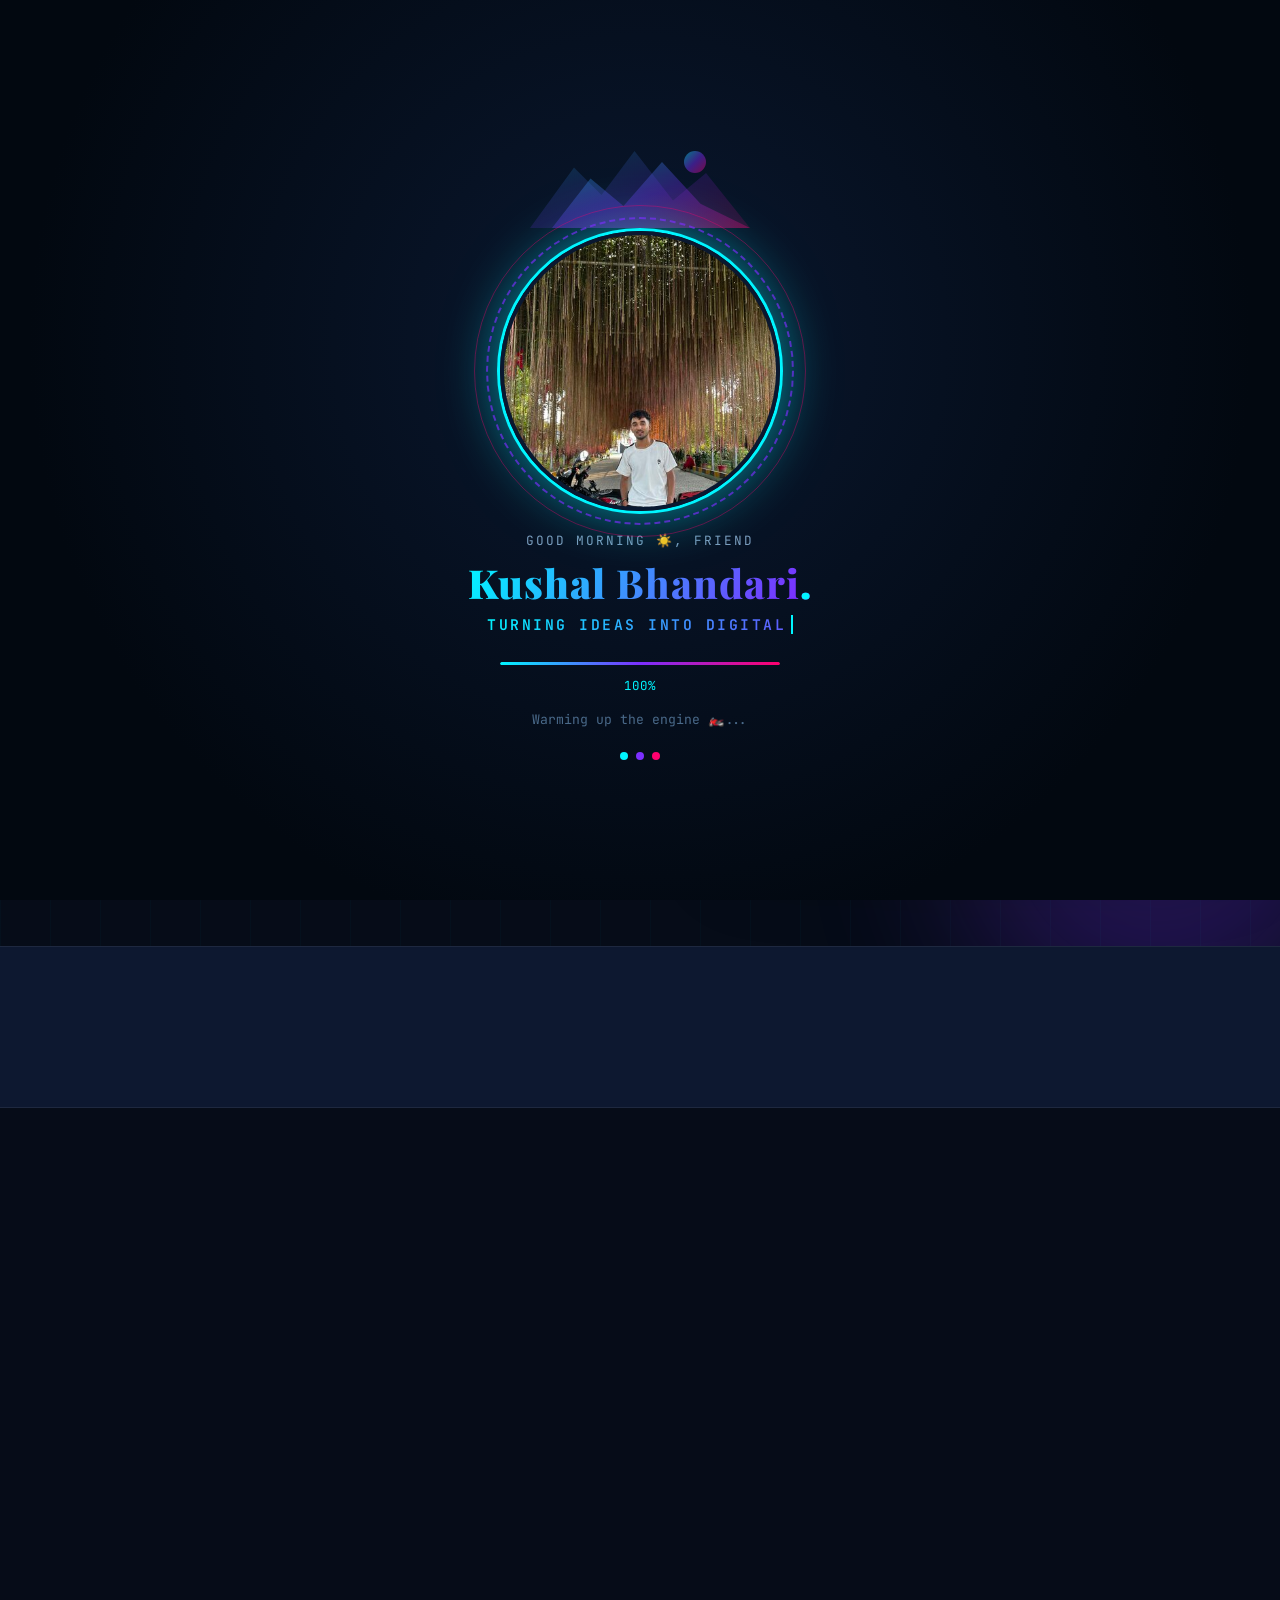
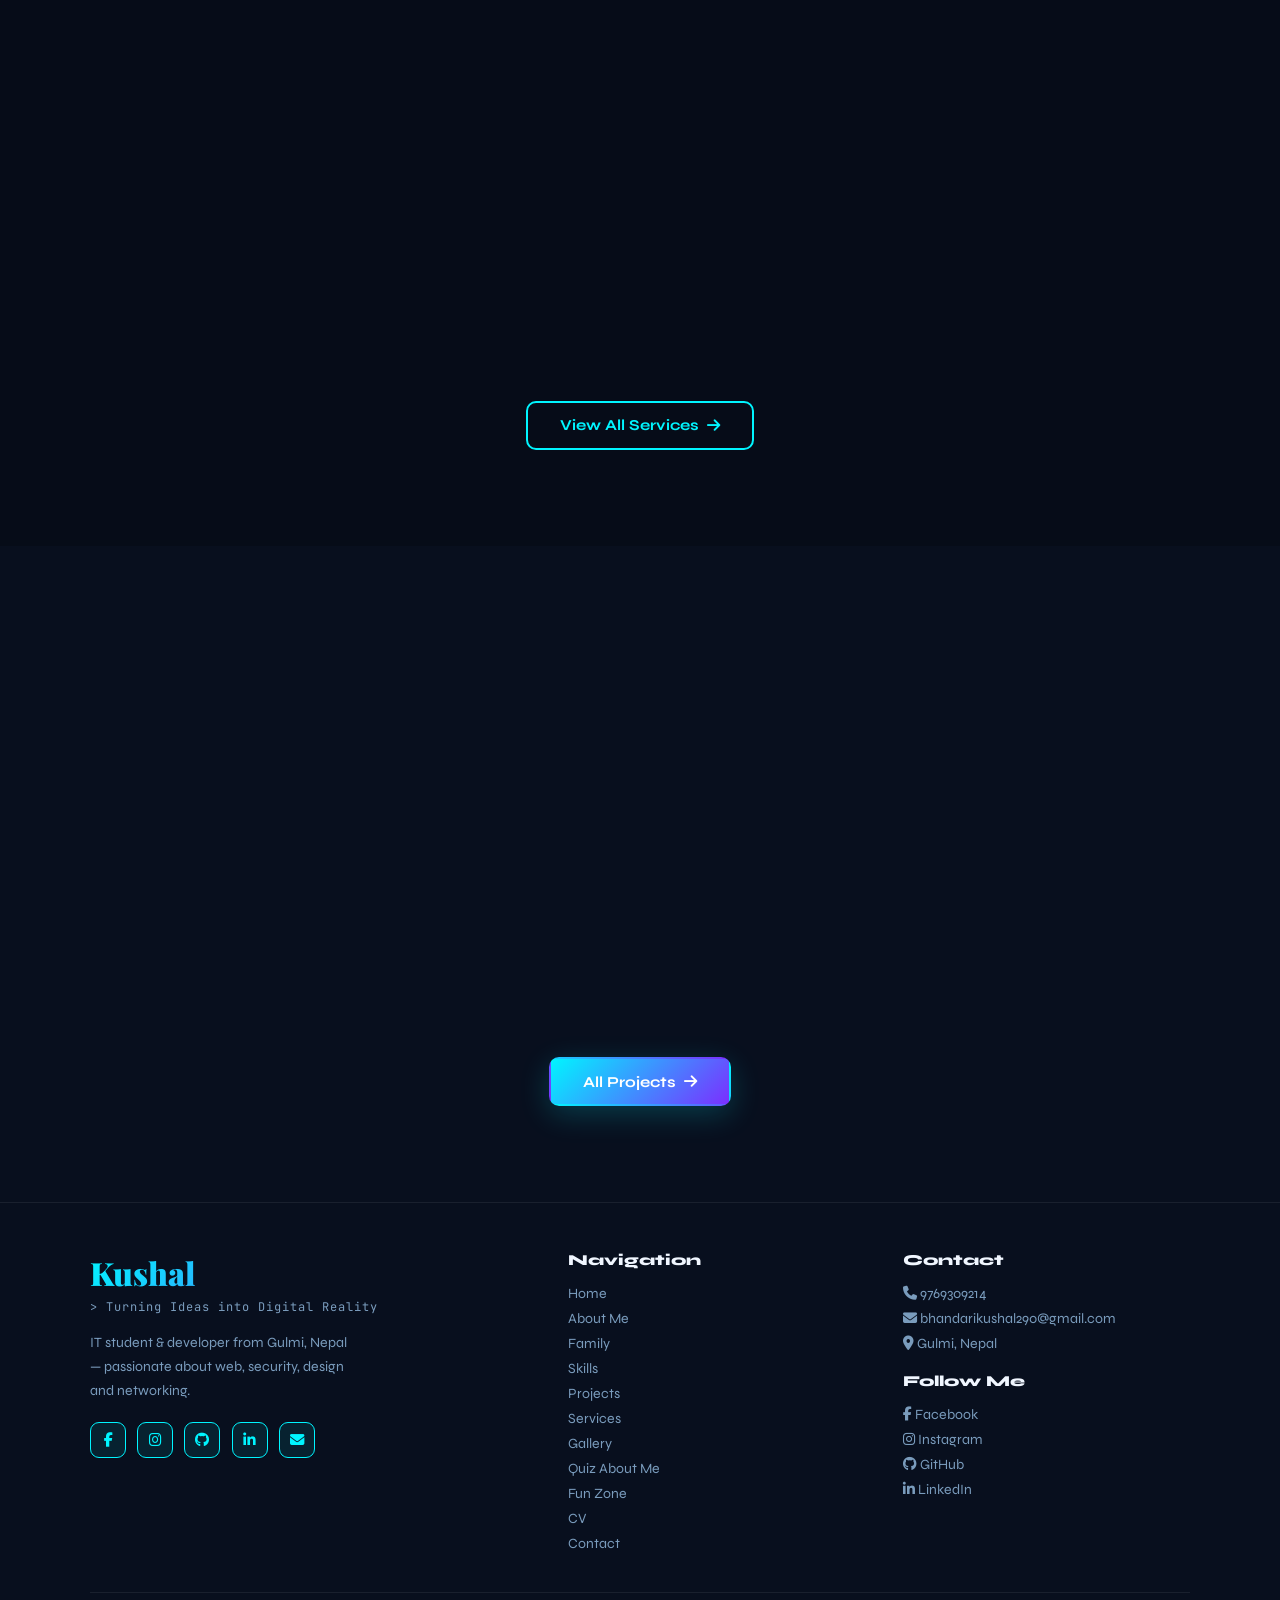
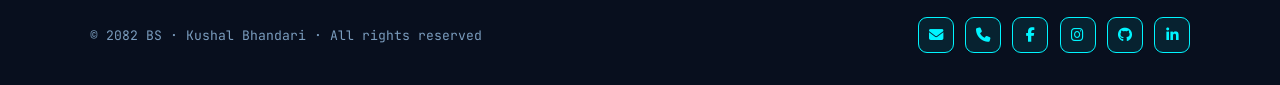
<file: index.html>
<!DOCTYPE html>
<html lang="en" data-theme="dark">
<head>
<meta charset="UTF-8">
<meta name="viewport" content="width=device-width, initial-scale=1.0">
<title>Kushal Bhandari | IT Developer & Designer</title>
<link href="https://fonts.googleapis.com/css2?family=Playfair+Display:wght@700;900&family=Syne:wght@400;600;700;800&family=JetBrains+Mono:wght@400;600&display=swap" rel="stylesheet">
<link rel="stylesheet" href="https://cdnjs.cloudflare.com/ajax/libs/font-awesome/6.5.0/css/all.min.css">
<link rel="stylesheet" href="shared.css">
<style>
/* HOME PAGE SPECIFIC */
.hero { min-height: 100vh; display: flex; align-items: center; position: relative; overflow: hidden; padding: 7rem 2rem 4rem; }
.hero-bg-anim { position: absolute; inset: 0; overflow: hidden; }
.orb { position: absolute; border-radius: 50%; filter: blur(80px); opacity: 0.25; animation: orbFloat 8s ease infinite; }
.orb1 { width: 500px; height: 500px; background: var(--accent1); top: -100px; left: -100px; animation-delay: 0s; }
.orb2 { width: 400px; height: 400px; background: var(--accent2); bottom: -80px; right: -80px; animation-delay: 3s; }
.orb3 { width: 300px; height: 300px; background: var(--accent3); top: 50%; left: 50%; transform: translate(-50%,-50%); animation-delay: 5s; }
@keyframes orbFloat { 0%,100%{transform:scale(1) translate(0,0)} 33%{transform:scale(1.08) translate(20px,-15px)} 66%{transform:scale(0.95) translate(-15px,20px)} }
.grid-bg { position: absolute; inset: 0; background-image: linear-gradient(var(--grid-color) 1px, transparent 1px), linear-gradient(90deg, var(--grid-color) 1px, transparent 1px); background-size: 50px 50px; }
.hero-inner { max-width: 1200px; margin: 0 auto; width: 100%; display: grid; grid-template-columns: 1.1fr 0.9fr; gap: 5rem; align-items: center; position: relative; z-index: 2; }
.badge-pill { display: inline-flex; align-items: center; gap: 0.6rem; padding: 0.45rem 1.1rem; border-radius: 100px; border: 1.5px solid var(--accent1); background: var(--accent1-bg); color: var(--accent1); font-family: 'JetBrains Mono', monospace; font-size: 0.78rem; letter-spacing: 2px; text-transform: uppercase; margin-bottom: 1.8rem; }
.badge-pill .dot { width: 7px; height: 7px; background: var(--accent1); border-radius: 50%; animation: blink 1.4s ease infinite; }
@keyframes blink { 0%,100%{opacity:1} 50%{opacity:0} }
.hero-name { font-family: 'Playfair Display', serif; font-size: clamp(3rem, 6vw, 5rem); font-weight: 900; line-height: 1.05; margin-bottom: 0.5rem; color: var(--text-primary); }
.hero-name em { font-style: italic; background: linear-gradient(135deg, var(--accent1), var(--accent2)); -webkit-background-clip: text; -webkit-text-fill-color: transparent; }
.slogan { font-family: 'JetBrains Mono', monospace; font-size: 1rem; color: var(--accent1); letter-spacing: 1px; margin-bottom: 1rem; }
.slogan::before { content: '> '; color: var(--accent2); }
.hero-typed { font-family: 'Syne', sans-serif; font-size: 1.25rem; color: var(--text-muted); min-height: 2rem; margin-bottom: 1.5rem; }
.hero-typed .cursor-blink { animation: blink 0.8s step-end infinite; color: var(--accent1); }
.hero-desc { font-size: 1rem; color: var(--text-muted); line-height: 1.9; max-width: 520px; margin-bottom: 2.5rem; }
.hero-ctas { display: flex; gap: 1rem; flex-wrap: wrap; }
.btn { display: inline-flex; align-items: center; gap: 0.5rem; padding: 0.85rem 2rem; border-radius: 10px; font-family: 'Syne', sans-serif; font-size: 0.95rem; font-weight: 700; cursor: pointer; text-decoration: none; transition: all 0.3s; border: 2px solid transparent; }
.btn-fill { background: linear-gradient(135deg, var(--accent1), var(--accent2)); color: #fff; box-shadow: 0 8px 30px var(--accent1-glow); }
.btn-fill:hover { transform: translateY(-3px); box-shadow: 0 15px 40px var(--accent1-glow); }
.btn-ghost { background: transparent; border-color: var(--accent1); color: var(--accent1); }
.btn-ghost:hover { background: var(--accent1-bg); transform: translateY(-3px); }
.hero-photo-wrap { position: relative; }
.photo-ring-outer { position: relative; width: 100%; aspect-ratio: 0.82; border-radius: 24px; overflow: hidden; border: 2.5px solid var(--border); box-shadow: 0 30px 80px var(--shadow), 0 0 60px var(--accent1-glow); }
.slideshow-img { position: absolute; inset: 0; width: 100%; height: 100%; object-fit: cover; object-position: top; opacity: 0; transition: opacity 1s ease; }
.slideshow-img.active { opacity: 1; }
.slide-nav { position: absolute; bottom: 14px; left: 50%; transform: translateX(-50%); display: flex; gap: 6px; z-index: 5; }
.slide-dot { width: 8px; height: 8px; border-radius: 50%; background: rgba(255,255,255,0.35); cursor: pointer; transition: all 0.3s; }
.slide-dot.on { background: var(--accent1); width: 22px; border-radius: 4px; box-shadow: 0 0 8px var(--accent1); }
.float-chip { position: absolute; background: var(--card-bg); border: 1.5px solid var(--border); border-radius: 14px; padding: 0.8rem 1.1rem; box-shadow: 0 10px 40px var(--shadow); animation: chipFloat 3s ease infinite; }
.chip1 { top: -16px; left: -22px; animation-delay: 0s; }
.chip2 { bottom: -16px; right: -22px; animation-delay: 1.5s; }
.chip3 { bottom: -16px; left: -22px; animation-delay: 0.8s; }
.chip-clock .chip-val { font-variant-numeric: tabular-nums; }
@keyframes chipFloat { 0%,100%{transform:translateY(0)} 50%{transform:translateY(-8px)} }
.chip-label { font-size: 0.7rem; color: var(--text-muted); text-transform: uppercase; letter-spacing: 1px; }
.chip-val { font-family: 'JetBrains Mono', monospace; font-size: 1.1rem; font-weight: 700; color: var(--accent1); }

/* STATS ROW */
.stats-section { background: var(--card-bg); border-top: 1px solid var(--border); border-bottom: 1px solid var(--border); padding: 2.5rem 2rem; }
.stats-inner { max-width: 1100px; margin: 0 auto; display: grid; grid-template-columns: repeat(4, 1fr); gap: 2rem; text-align: center; }
.stat-num { font-family: 'Playfair Display', serif; font-size: 2.8rem; font-weight: 900; background: linear-gradient(135deg, var(--accent1), var(--accent2)); -webkit-background-clip: text; -webkit-text-fill-color: transparent; }
.stat-label { font-size: 0.85rem; color: var(--text-muted); letter-spacing: 1px; text-transform: uppercase; margin-top: 0.2rem; }

/* SERVICES PREVIEW */
.services-preview { padding: 6rem 2rem; }
.services-inner { max-width: 1100px; margin: 0 auto; }
.section-intro { margin-bottom: 3.5rem; }
.sec-tag { font-family: 'JetBrains Mono', monospace; font-size: 0.78rem; color: var(--accent1); letter-spacing: 3px; text-transform: uppercase; margin-bottom: 0.6rem; }
.sec-title { font-family: 'Playfair Display', serif; font-size: clamp(2rem, 3.5vw, 2.8rem); font-weight: 900; color: var(--text-primary); margin-bottom: 0.8rem; }
.sec-line { width: 60px; height: 3px; background: linear-gradient(90deg, var(--accent1), var(--accent2)); border-radius: 2px; }
.services-grid { display: grid; grid-template-columns: repeat(auto-fill, minmax(280px, 1fr)); gap: 1.5rem; }
.svc-card { background: var(--card-bg); border: 1.5px solid var(--border); border-radius: 20px; padding: 2rem; transition: all 0.35s; position: relative; overflow: hidden; }
.svc-card::before { content: ''; position: absolute; inset: 0; background: linear-gradient(135deg, var(--accent1-bg), transparent); opacity: 0; transition: opacity 0.35s; }
.svc-card:hover { border-color: var(--accent1); transform: translateY(-6px); box-shadow: 0 20px 50px var(--accent1-glow); }
.svc-card:hover::before { opacity: 1; }
.svc-icon { font-size: 2.2rem; margin-bottom: 1rem; display: block; }
.svc-name { font-family: 'Syne', sans-serif; font-size: 1.1rem; font-weight: 800; color: var(--text-primary); margin-bottom: 0.5rem; }
.svc-desc { font-size: 0.9rem; color: var(--text-muted); line-height: 1.7; }
.svc-tag { display: inline-block; margin-top: 1rem; font-family: 'JetBrains Mono', monospace; font-size: 0.72rem; color: var(--accent1); border: 1px solid var(--accent1); padding: 0.2rem 0.7rem; border-radius: 100px; }

/* RECENT PROJECTS PREVIEW */
.projects-preview { padding: 2rem 2rem 6rem; background: var(--alt-bg); }
.projects-inner { max-width: 1100px; margin: 0 auto; }
.proj-cards { display: grid; grid-template-columns: repeat(auto-fill, minmax(300px, 1fr)); gap: 1.5rem; margin-top: 3rem; }
.proj-card { background: var(--card-bg); border: 1.5px solid var(--border); border-radius: 20px; overflow: hidden; transition: all 0.35s; }
.proj-card:hover { transform: translateY(-6px); border-color: var(--accent1); box-shadow: 0 20px 50px var(--accent1-glow); }
.proj-card-top { padding: 1.8rem; }
.proj-year { font-family: 'JetBrains Mono', monospace; font-size: 0.75rem; color: var(--accent2); letter-spacing: 2px; margin-bottom: 0.5rem; }
.proj-title { font-family: 'Syne', sans-serif; font-size: 1.15rem; font-weight: 800; color: var(--text-primary); margin-bottom: 0.6rem; }
.proj-desc { font-size: 0.88rem; color: var(--text-muted); line-height: 1.7; }
.proj-tags { display: flex; flex-wrap: wrap; gap: 0.4rem; padding: 0 1.8rem 1.5rem; }
.proj-tag { font-size: 0.72rem; padding: 0.2rem 0.7rem; border-radius: 100px; background: var(--accent1-bg); color: var(--accent1); font-family: 'JetBrains Mono', monospace; }
.view-all-wrap { text-align: center; margin-top: 2.5rem; }

@media (max-width: 768px) {
  .hero-inner { grid-template-columns: 1fr; }
  .hero-photo-wrap { max-width: 280px; margin: 0 auto; }
  .stats-inner { grid-template-columns: repeat(2,1fr); }
}
</style>
</head>
<body>
<div id="loader"><div class="loader-box"><div class="loader-photo-wrap"><div class="loader-photo-ring2" aria-hidden="true"></div><div class="loader-photo-ring" aria-hidden="true"></div><img src="photos/loader.jpg" alt="Kushal Bhandari with his bike" class="loader-photo"></div><div class="loader-name">Kushal <span class="ln-last">Bhandari</span><span class="loader-dot">.</span></div><div class="loader-slogan-wrap"><span class="loader-slogan">Turning Ideas Into Digital Reality</span></div><div class="loader-bar-wrap"><div class="loader-bar"></div></div><div class="loader-sub">Coding the future, pixel by pixel...</div><div class="ld"><span></span><span></span><span></span></div></div></div>
<canvas id="particles"></canvas>
<div class="cursor-dot" id="cDot"></div>
<div class="cursor-ring" id="cRing"></div>
<div id="settings-panel" class="settings-panel">
  <div class="sp-header"><span><i class="fas fa-sliders-h"></i> Settings</span><button onclick="closeSettings()"><i class="fas fa-times"></i></button></div>
  <div class="sp-section"><div class="sp-label">Theme</div><div class="theme-btns"><button class="t-btn active" id="darkBtn" onclick="setTheme('dark')"><i class="fas fa-moon"></i> Dark</button><button class="t-btn" id="lightBtn" onclick="setTheme('light')"><i class="fas fa-sun"></i> Light</button></div></div>
  <div class="sp-section"><div class="sp-label">Accent Color</div><div class="color-picks"><button class="c-pick active" style="--c:#00f5ff" data-color="cyan" onclick="setColor('cyan',this)"></button><button class="c-pick" style="--c:#7b2fff" data-color="purple" onclick="setColor('purple',this)"></button><button class="c-pick" style="--c:#ff006e" data-color="pink" onclick="setColor('pink',this)"></button><button class="c-pick" style="--c:#00e676" data-color="green" onclick="setColor('green',this)"></button><button class="c-pick" style="--c:#ff9100" data-color="orange" onclick="setColor('orange',this)"></button></div></div>
  <div class="sp-section"><div class="sp-label">Font Size</div><div class="zoom-row"><button class="zoom-btn" onclick="changeZoom(-10)"><i class="fas fa-search-minus"></i></button><span id="zoomVal">100%</span><button class="zoom-btn" onclick="changeZoom(10)"><i class="fas fa-search-plus"></i></button></div></div>
</div>
<div id="settings-overlay" class="sp-overlay" onclick="closeSettings()"></div>
<nav id="nav"><div class="nav-inner"><a class="nav-logo" href="index.html"><span class="logo-k">Kushal</span><span class="logo-dot">.</span><span class="logo-slogan">IT Developer &amp; Designer</span></a><ul class="nav-links" id="navL"><li><a href="index.html" class="active">Home</a></li><li><a href="about.html">About</a></li><li><a href="family.html">Family</a></li><li><a href="skills.html">Skills</a></li><li><a href="projects.html">Projects</a></li><li><a href="services.html">Services</a></li><li><a href="gallery.html">Gallery</a></li><li><a href="quiz.html">Quiz</a></li><li><a href="fun.html">Fun Zone</a></li><li><a href="cv.html">CV</a></li><li><a href="contact.html">Contact</a></li></ul><div class="nav-actions"><div class="nav-auth"><a href="login.html" class="nav-auth-btn nav-auth-login">Login</a><a href="signup.html" class="nav-auth-btn nav-auth-signup">Sign Up</a></div><button class="nav-icon-btn" onclick="openSettings()" title="Settings"><i class="fas fa-cog"></i></button><button class="hamburger" id="ham" onclick="toggleNav()"><span></span><span></span><span></span></button></div></div></nav>
<div class="marquee-wrap"><div class="marquee-track" id="marqueeTrack"></div></div>

<main>
<section class="hero">
  <div class="hero-bg-anim"><div class="orb orb1"></div><div class="orb orb2"></div><div class="orb orb3"></div></div>
  <div class="grid-bg"></div>
  <div class="hero-inner">
    <div>
      <div class="badge-pill"><span class="dot"></span> Available for Projects</div>
      <h1 class="hero-name">Hi, I'm<br><em>Kushal Bhandari</em></h1>
      <div class="slogan">Turning Ideas into Digital Reality</div>
      <div class="hero-typed"><span id="typedEl"></span><span class="cursor-blink">|</span></div>
      <p class="hero-desc">A passionate Secondary Level Technical Stream Graduate (Computer Engineering) from Gulmi, Nepal — crafting web experiences, securing digital systems, and building the future one line of code at a time.</p>
      <div class="hero-ctas">
        <a href="projects.html" class="btn btn-fill"><i class="fas fa-rocket"></i> View Projects</a>
        <a href="contact.html" class="btn btn-ghost"><i class="fas fa-envelope"></i> Hire Me</a>
      </div>
    </div>
    <div class="hero-photo-wrap">
      <div class="float-chip chip1"><div class="chip-label">Class</div><div class="chip-val">12 IT</div></div>
      <div class="photo-ring-outer">
        <img class="slideshow-img active" src="photos/img4.jpg" alt="Kushal">
        <img class="slideshow-img" src="photos/img1.jpg" alt="Kushal">
        <img class="slideshow-img" src="photos/img2.jpg" alt="Kushal">
        <img class="slideshow-img" src="photos/img5.jpg" alt="Kushal">
        <img class="slideshow-img" src="photos/temple-visit.jpg" alt="Kushal">
        <img class="slideshow-img" src="photos/mountain-bridge.jpg" alt="Kushal">
        <div class="slide-nav" id="slideNav"></div>
      </div>
      <div class="float-chip chip2"><div class="chip-label">Projects</div><div class="chip-val">10+</div></div>
      <div class="float-chip chip3 chip-clock"><div class="chip-label">🇳🇵 Nepal Time</div><div class="chip-val" id="nepalClockVal">--:--</div></div>
    </div>
  </div>
</section>

<section class="stats-section">
  <div class="stats-inner">
    <div class="reveal"><div class="stat-num">4+</div><div class="stat-label">Years in IT</div></div>
    <div class="reveal"><div class="stat-num">10+</div><div class="stat-label">Projects Built</div></div>
    <div class="reveal"><div class="stat-num">8+</div><div class="stat-label">Skills Mastered</div></div>
    <div class="reveal"><div class="stat-num">3.60</div><div class="stat-label">Top GPA</div></div>
  </div>
</section>

<section class="services-preview">
  <div class="services-inner">
    <div class="section-intro reveal"><div class="sec-tag">// What I Offer</div><h2 class="sec-title">IT Services</h2><div class="sec-line"></div></div>
    <div class="services-grid">
      <div class="svc-card reveal"><span class="svc-icon">🌐</span><div class="svc-name">Web Development</div><div class="svc-desc">Custom websites and web applications with modern design, responsive layout, and seamless user experience.</div><span class="svc-tag">HTML · CSS · JS</span></div>
      <div class="svc-card reveal"><span class="svc-icon">🎨</span><div class="svc-name">Graphic Design</div><div class="svc-desc">Eye-catching digital posters, banners, social media graphics, and brand identity visuals.</div><span class="svc-tag">Design · Branding</span></div>
      <div class="svc-card reveal"><span class="svc-icon">🔐</span><div class="svc-name">Cybersecurity Awareness</div><div class="svc-desc">Security audits, phishing awareness training, and social engineering education for individuals and businesses.</div><span class="svc-tag">Security · Ethical Hacking</span></div>
      <div class="svc-card reveal"><span class="svc-icon">📱</span><div class="svc-name">Mobile App Development</div><div class="svc-desc">Android mobile applications built with Java, focused on performance, usability, and clean architecture.</div><span class="svc-tag">Java · Android</span></div>
      <div class="svc-card reveal"><span class="svc-icon">🖧</span><div class="svc-name">Network Setup & Support</div><div class="svc-desc">LAN/WAN configuration, network troubleshooting, hardware setup, and IT support for small businesses.</div><span class="svc-tag">Networking · Support</span></div>
      <div class="svc-card reveal"><span class="svc-icon">🗄️</span><div class="svc-name">Database Solutions</div><div class="svc-desc">Database design, management systems, and data-driven application backends for your business needs.</div><span class="svc-tag">SQL · Database Design</span></div>
    </div>
    <div class="view-all-wrap"><a href="services.html" class="btn btn-ghost">View All Services <i class="fas fa-arrow-right"></i></a></div>
  </div>
</section>

<section class="projects-preview">
  <div class="projects-inner">
    <div class="section-intro reveal"><div class="sec-tag">// Recent Work</div><h2 class="sec-title">Featured Projects</h2><div class="sec-line"></div></div>
    <div class="proj-cards">
      <div class="proj-card reveal"><div class="proj-card-top"><div class="proj-year">2079 BS · Class 9T</div><div class="proj-title">🎨 Festive Graphic Designs</div><div class="proj-desc">Designed digital posters for Holi and Dashain using graphic tools. Developed skills in color theory, composition, and visual storytelling.</div></div><div class="proj-tags"><span class="proj-tag">Graphic Design</span><span class="proj-tag">Poster Art</span><span class="proj-tag">Branding</span></div></div>
      <div class="proj-card reveal"><div class="proj-card-top"><div class="proj-year">2080 BS · Class 10T</div><div class="proj-title">🏨 Hotel Management System</div><div class="proj-desc">Full-stack hotel website with room booking, customer management, billing system and admin dashboard.</div></div><div class="proj-tags"><span class="proj-tag">HTML/CSS</span><span class="proj-tag">JavaScript</span><span class="proj-tag">Database</span></div></div>
      <div class="proj-card reveal"><div class="proj-card-top"><div class="proj-year">2081 BS · Class 11T</div><div class="proj-title">🔐 Security Tools & Java Apps</div><div class="proj-desc">Explored social engineering tools, ethical phishing demonstrations, built a calculator and a full Android mobile app in Java.</div></div><div class="proj-tags"><span class="proj-tag">Java</span><span class="proj-tag">Android</span><span class="proj-tag">Cybersecurity</span></div></div>
    </div>
    <div class="view-all-wrap"><a href="projects.html" class="btn btn-fill">All Projects <i class="fas fa-arrow-right"></i></a></div>
  </div>
</section>
</main>

<footer id="footer"></footer>
<div id="chatbot-root"></div>
<script src="auth.js"></script>
<script src="shared.js"></script>
<script>
initSlideshow();
initTyped(['Web Developer 🌐','Graphic Designer 🎨','Cybersecurity Enthusiast 🔐','IT Student 💻','App Developer 📱','Network Engineer 🖧']);
</script>
</body>
</html>
</file>
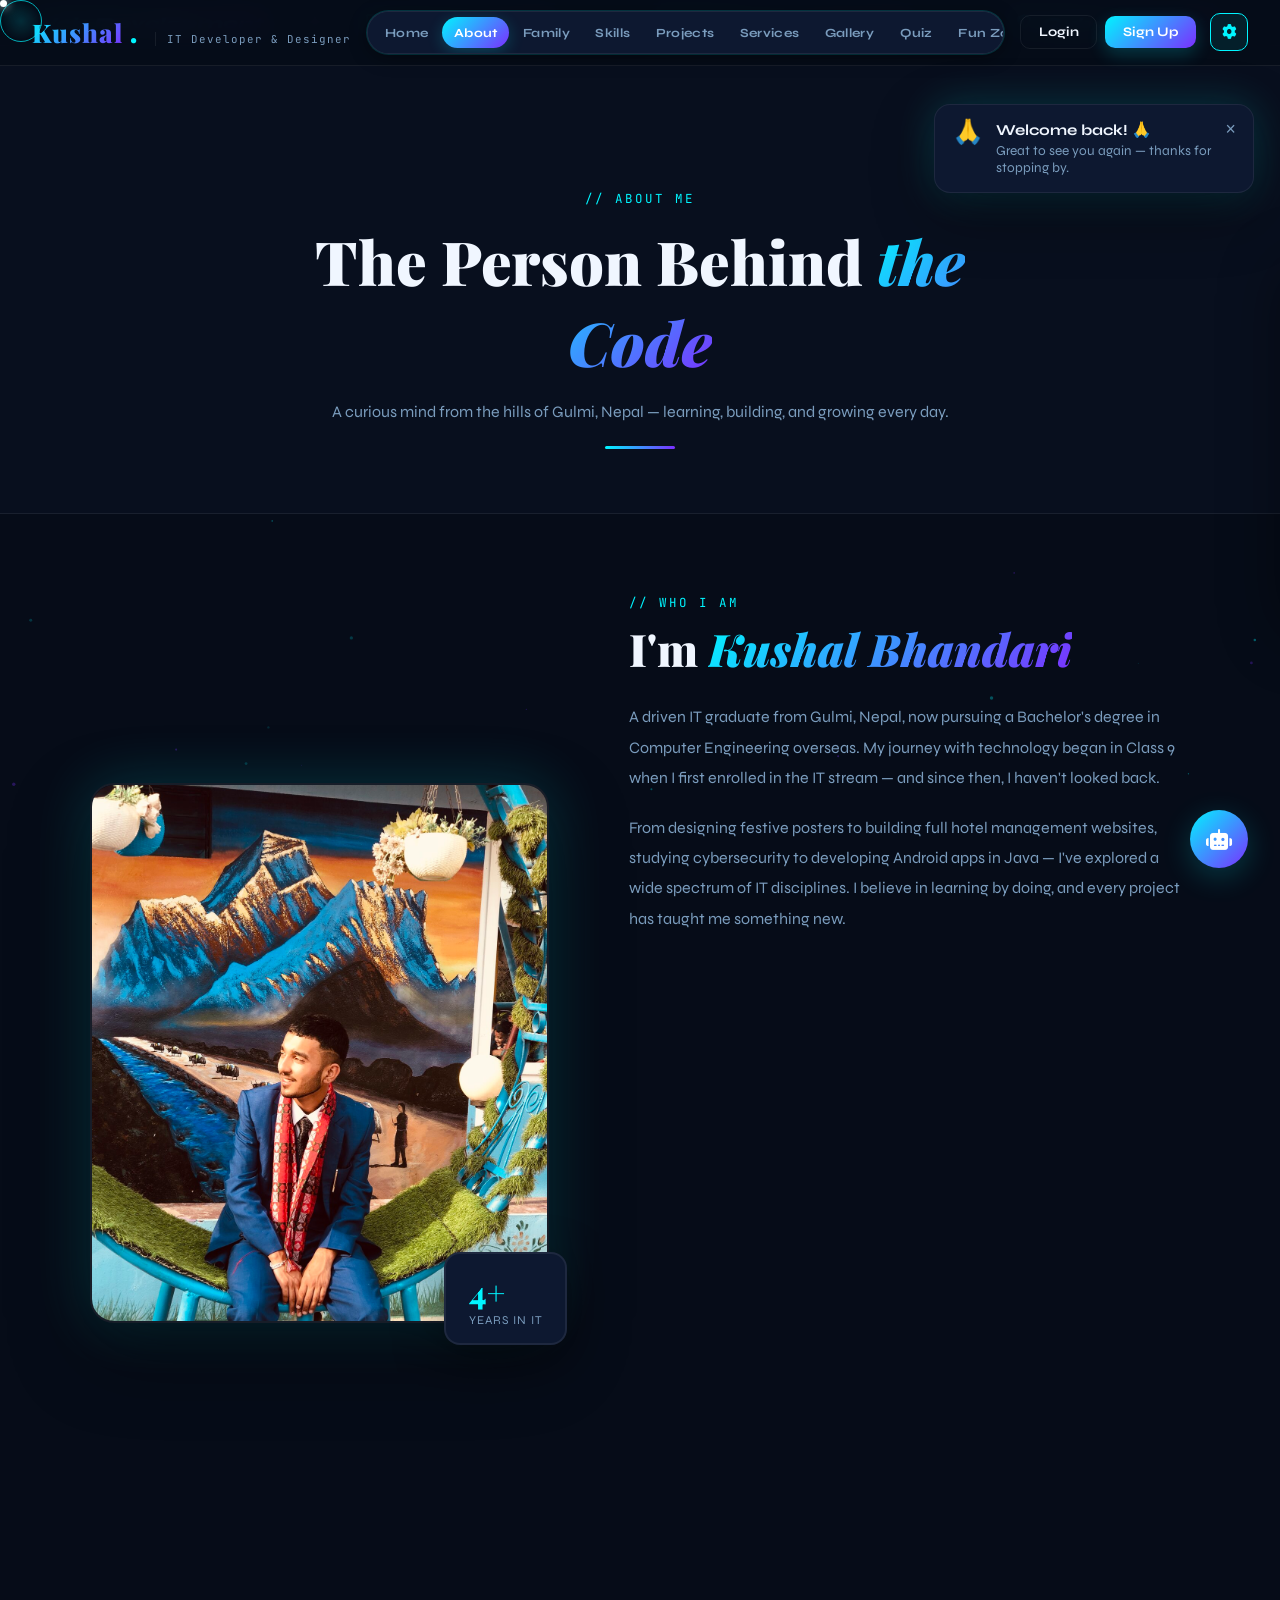
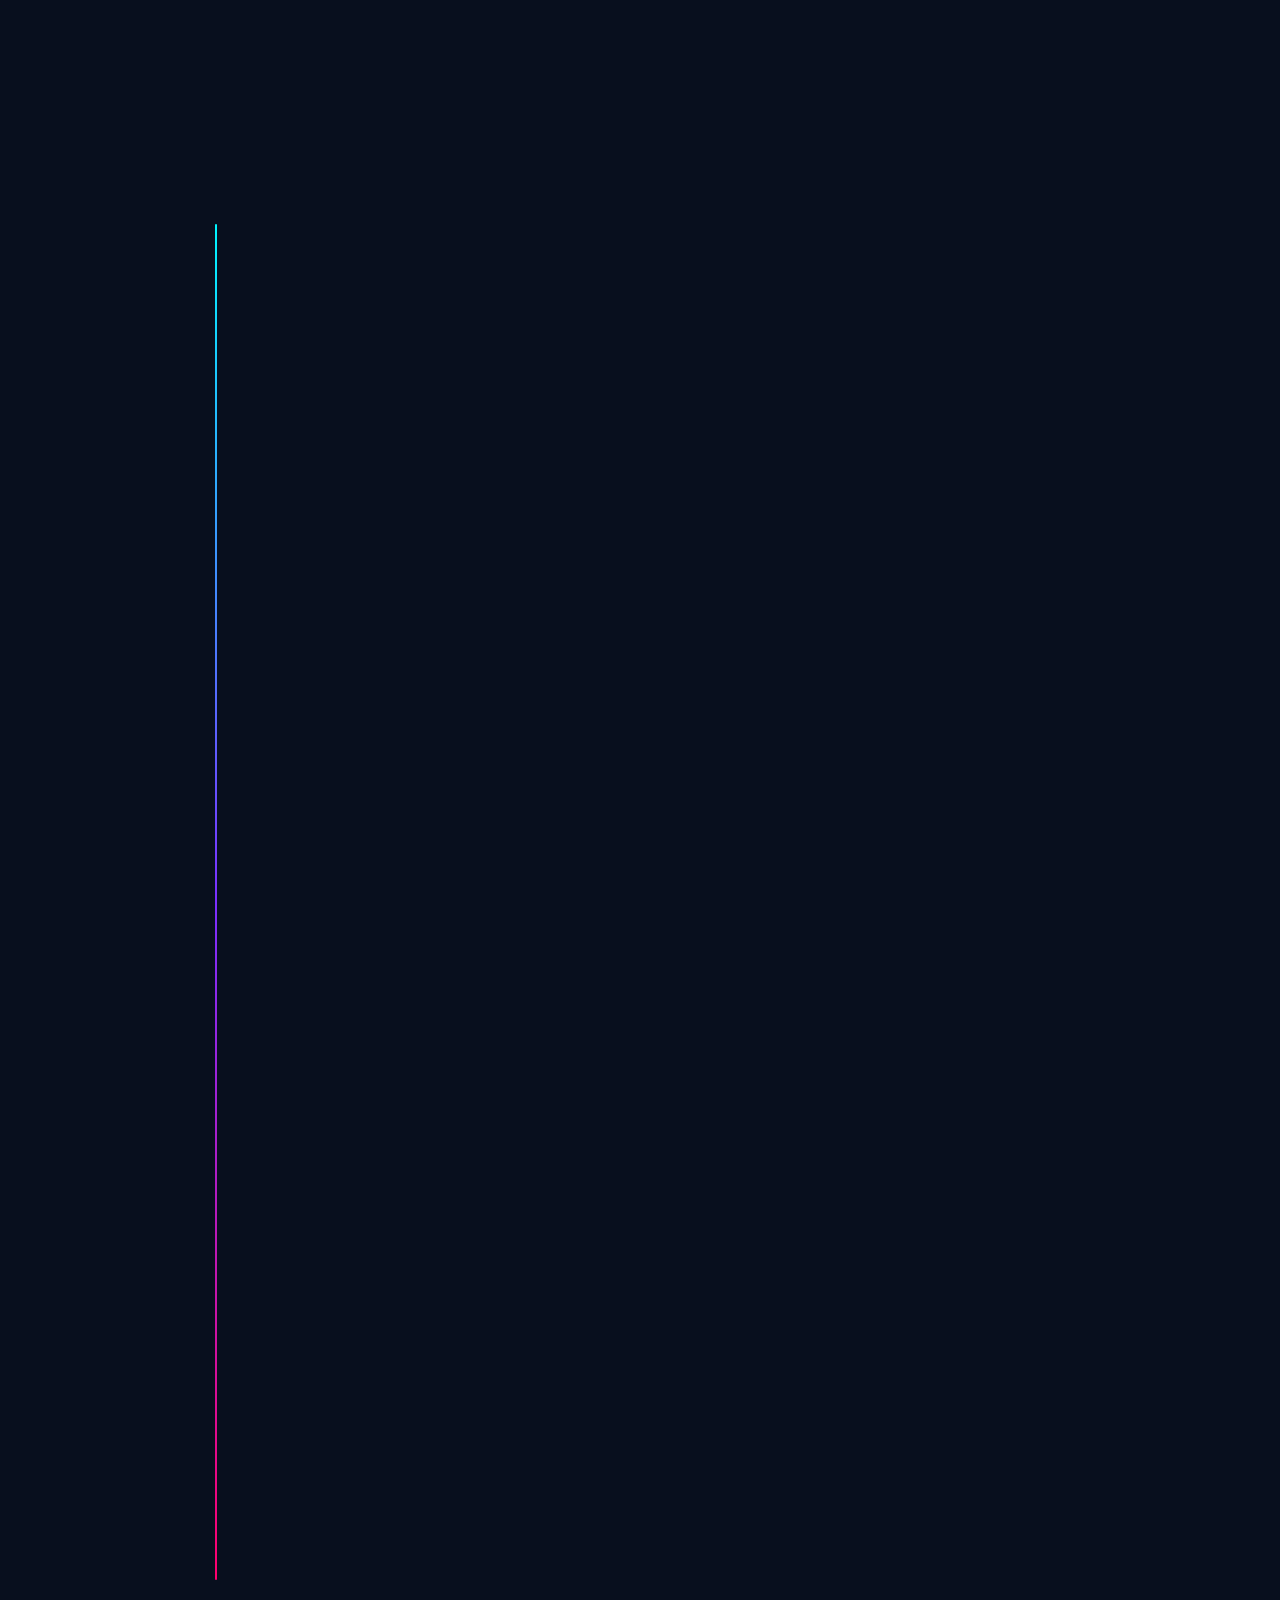
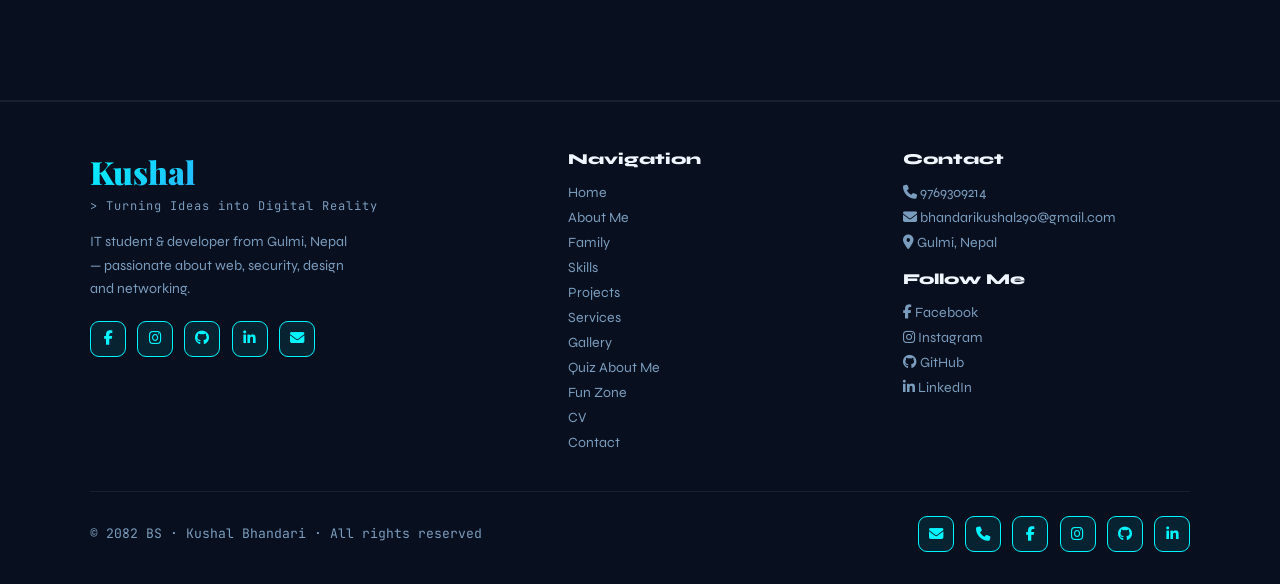
<file: about.html>
<!DOCTYPE html>
<html lang="en" data-theme="dark">
<head>
<meta charset="UTF-8"><meta name="viewport" content="width=device-width, initial-scale=1.0">
<title>About Me | Kushal Bhandari</title>
<link href="https://fonts.googleapis.com/css2?family=Playfair+Display:wght@700;900&family=Syne:wght@400;600;700;800&family=JetBrains+Mono:wght@400;600&display=swap" rel="stylesheet">
<link rel="stylesheet" href="https://cdnjs.cloudflare.com/ajax/libs/font-awesome/6.5.0/css/all.min.css">
<link rel="stylesheet" href="shared.css">
<style>
.about-section { padding: 5rem 2rem; }
.about-grid { max-width: 1100px; margin: 0 auto; display: grid; grid-template-columns: 0.9fr 1.1fr; gap: 5rem; align-items: center; }
.about-img-col { position: relative; }
.about-main-img { width: 100%; border-radius: 24px; object-fit: cover; object-position: top; aspect-ratio: 0.85; border: 2px solid var(--border); box-shadow: 0 30px 80px var(--shadow), 0 0 60px var(--accent1-glow); }
.img-badge { position: absolute; bottom: -18px; right: -18px; background: var(--card-bg); border: 2px solid var(--border); border-radius: 16px; padding: 1rem 1.4rem; box-shadow: 0 15px 50px var(--shadow); }
.img-badge .b-val { font-family: 'Playfair Display', serif; font-size: 2rem; font-weight: 900; color: var(--accent1); }
.img-badge .b-label { font-size: 0.75rem; color: var(--text-muted); letter-spacing: 1px; text-transform: uppercase; }
.about-text .sec-tag { display: block; margin-bottom: 0.5rem; }
.about-text .sec-title { margin-bottom: 1.5rem; }
.about-p { color: var(--text-muted); line-height: 1.9; font-size: 1rem; margin-bottom: 1.2rem; }
.info-grid { display: grid; grid-template-columns: 1fr 1fr; gap: 1rem; margin: 2rem 0; }
.info-box { background: var(--card-bg); border: 1.5px solid var(--border); border-radius: 14px; padding: 1rem 1.2rem; }
.ib-label { font-family: 'JetBrains Mono', monospace; font-size: 0.7rem; color: var(--text-muted); text-transform: uppercase; letter-spacing: 1.5px; margin-bottom: 0.3rem; }
.ib-val { font-size: 0.92rem; font-weight: 700; color: var(--text-primary); }
.timeline-section { background: var(--alt-bg); border-top: 1px solid var(--border); border-bottom: 1px solid var(--border); padding: 5rem 2rem; }
.hobbies-section { padding: 5rem 2rem; }
.hob-inner { max-width: 1100px; margin: 0 auto; }
.hob-grid { display: grid; grid-template-columns: repeat(auto-fit,minmax(160px,1fr)); gap: 1.3rem; margin: 3rem 0; }
.hob-card { background: var(--card-bg); border: 1.5px solid var(--border); border-radius: 20px; padding: 1.8rem 1.3rem; text-align: center; transition: all 0.3s; }
.hob-card:hover { border-color: var(--accent1); transform: translateY(-6px); box-shadow: 0 20px 50px var(--accent1-glow); }
.hob-icon { font-size: 2.2rem; margin-bottom: 0.7rem; }
.hob-name { font-family: 'Syne', sans-serif; font-weight: 800; font-size: 0.95rem; color: var(--text-primary); }
.hob-strip { display: grid; grid-template-columns: repeat(3,1fr); gap: 1rem; margin-top: 1rem; }
.hob-strip-item { border-radius: 16px; overflow: hidden; border: 1.5px solid var(--border); aspect-ratio: 0.85; position: relative; }
.hob-strip-item img { width: 100%; height: 100%; object-fit: cover; transition: transform 0.5s ease; }
.hob-strip-item:hover img { transform: scale(1.08); }
@media(max-width:700px){.hob-strip{grid-template-columns:repeat(2,1fr);}}
.fav-section { padding: 5rem 2rem; background: var(--alt-bg); border-top: 1px solid var(--border); border-bottom: 1px solid var(--border); }
.fav-inner { max-width: 1100px; margin: 0 auto; }
.fav-grid { display: grid; grid-template-columns: repeat(auto-fit,minmax(220px,1fr)); gap: 1.3rem; margin-top: 3rem; }
.fav-card { background: var(--card-bg); border: 1.5px solid var(--border); border-radius: 20px; padding: 1.6rem 1.5rem; transition: all 0.3s; }
.fav-card:hover { border-color: var(--accent1); transform: translateY(-6px); box-shadow: 0 20px 50px var(--accent1-glow); }
.fav-icon { font-size: 1.8rem; margin-bottom: 0.7rem; }
.fav-label { font-family: 'JetBrains Mono', monospace; font-size: 0.68rem; color: var(--accent1); text-transform: uppercase; letter-spacing: 1.5px; margin-bottom: 0.5rem; }
.fav-val { font-family: 'Syne', sans-serif; font-weight: 800; font-size: 1rem; color: var(--text-primary); line-height: 1.5; }
.tl-wrap { max-width: 850px; margin: 0 auto; }
.tl-section-intro { margin-bottom: 3rem; }
.timeline { position: relative; padding-left: 2.5rem; margin-top: 2rem; }
.timeline::before { content:''; position:absolute; left:0; top:0; bottom:0; width:2px; background:linear-gradient(180deg,var(--accent1),var(--accent2),var(--accent3)); border-radius:2px; }
.tl-item { position:relative; margin-bottom:2.5rem; padding:1.8rem 2rem; background:var(--card-bg); border:1.5px solid var(--border); border-radius:18px; transition:all 0.3s; }
.tl-item:hover { border-color:var(--accent1); transform:translateX(8px); box-shadow:0 10px 40px var(--accent1-glow); }
.tl-dot { position:absolute; left:-3rem; top:1.8rem; width:14px; height:14px; border-radius:50%; background:var(--accent1); box-shadow:0 0 12px var(--accent1); border:3px solid var(--bg); }
.tl-yr { font-family:'JetBrains Mono',monospace; font-size:0.75rem; color:var(--accent1); letter-spacing:2px; margin-bottom:0.4rem; }
.tl-ttl { font-family:'Syne',sans-serif; font-weight:800; font-size:1.1rem; color:var(--text-primary); margin-bottom:0.6rem; }
.tl-desc { color:var(--text-muted); font-size:0.9rem; line-height:1.75; }
@media(max-width:768px){.about-grid{grid-template-columns:1fr}.info-grid{grid-template-columns:1fr}}
</style>
</head>
<body>
<div id="loader"><div class="loader-box"><div class="loader-photo-wrap"><div class="loader-photo-ring2" aria-hidden="true"></div><div class="loader-photo-ring" aria-hidden="true"></div><img src="photos/loader.jpg" alt="Kushal Bhandari with his bike" class="loader-photo"></div><div class="loader-name">Kushal <span class="ln-last">Bhandari</span><span class="loader-dot">.</span></div><div class="loader-slogan-wrap"><span class="loader-slogan">Turning Ideas Into Digital Reality</span></div><div class="loader-bar-wrap"><div class="loader-bar"></div></div><div class="loader-sub">Loading profile...</div><div class="ld"><span></span><span></span><span></span></div></div></div>
<canvas id="particles"></canvas>
<div class="cursor-dot" id="cDot"></div><div class="cursor-ring" id="cRing"></div>
<div id="settings-panel" class="settings-panel"><div class="sp-header"><span><i class="fas fa-sliders-h"></i> Settings</span><button onclick="closeSettings()"><i class="fas fa-times"></i></button></div><div class="sp-section"><div class="sp-label">Theme</div><div class="theme-btns"><button class="t-btn active" id="darkBtn" onclick="setTheme('dark')"><i class="fas fa-moon"></i> Dark</button><button class="t-btn" id="lightBtn" onclick="setTheme('light')"><i class="fas fa-sun"></i> Light</button></div></div><div class="sp-section"><div class="sp-label">Accent Color</div><div class="color-picks"><button class="c-pick active" style="--c:#00f5ff" data-color="cyan" onclick="setColor('cyan',this)"></button><button class="c-pick" style="--c:#7b2fff" data-color="purple" onclick="setColor('purple',this)"></button><button class="c-pick" style="--c:#ff006e" data-color="pink" onclick="setColor('pink',this)"></button><button class="c-pick" style="--c:#00e676" data-color="green" onclick="setColor('green',this)"></button><button class="c-pick" style="--c:#ff9100" data-color="orange" onclick="setColor('orange',this)"></button></div></div><div class="sp-section"><div class="sp-label">Font Size</div><div class="zoom-row"><button class="zoom-btn" onclick="changeZoom(-10)"><i class="fas fa-search-minus"></i></button><span id="zoomVal">100%</span><button class="zoom-btn" onclick="changeZoom(10)"><i class="fas fa-search-plus"></i></button></div></div></div>
<div id="settings-overlay" class="sp-overlay" onclick="closeSettings()"></div>
<nav id="nav"><div class="nav-inner"><a class="nav-logo" href="index.html"><span class="logo-k">Kushal</span><span class="logo-dot">.</span><span class="logo-slogan">IT Developer &amp; Designer</span></a><ul class="nav-links" id="navL"><li><a href="index.html">Home</a></li><li><a href="about.html" class="active">About</a></li><li><a href="family.html">Family</a></li><li><a href="skills.html">Skills</a></li><li><a href="projects.html">Projects</a></li><li><a href="services.html">Services</a></li><li><a href="gallery.html">Gallery</a></li><li><a href="quiz.html">Quiz</a></li><li><a href="fun.html">Fun Zone</a></li><li><a href="cv.html">CV</a></li><li><a href="contact.html">Contact</a></li></ul><div class="nav-actions"><div class="nav-auth"><a href="login.html" class="nav-auth-btn nav-auth-login">Login</a><a href="signup.html" class="nav-auth-btn nav-auth-signup">Sign Up</a></div><button class="nav-icon-btn" onclick="openSettings()"><i class="fas fa-cog"></i></button><button class="hamburger" id="ham" onclick="toggleNav()"><span></span><span></span><span></span></button></div></div></nav>
<div class="marquee-wrap"><div class="marquee-track" id="marqueeTrack"></div></div>
<main>
<div class="page-hero"><div class="page-hero-inner"><div class="page-hero-tag">// About Me</div><h1 class="page-hero-title">The Person Behind <em>the Code</em></h1><p class="page-hero-desc">A curious mind from the hills of Gulmi, Nepal — learning, building, and growing every day.</p><div class="page-hero-line"></div></div></div>
<section class="about-section">
  <div class="about-grid">
    <div class="about-img-col reveal">
      <img class="about-main-img" src="photos/img4.jpg" alt="Kushal Bhandari">
      <div class="img-badge"><div class="b-val">4+</div><div class="b-label">Years in IT</div></div>
    </div>
    <div class="about-text">
      <span class="sec-tag reveal">// Who I Am</span>
      <h2 class="sec-title reveal">I'm <em>Kushal Bhandari</em></h2>
      <p class="about-p reveal">A driven IT graduate from Gulmi, Nepal, now pursuing a Bachelor's degree in Computer Engineering overseas. My journey with technology began in Class 9 when I first enrolled in the IT stream — and since then, I haven't looked back.</p>
      <p class="about-p reveal">From designing festive posters to building full hotel management websites, studying cybersecurity to developing Android apps in Java — I've explored a wide spectrum of IT disciplines. I believe in learning by doing, and every project has taught me something new.</p>
      <p class="about-p reveal">Having completed advanced networking and software development studies in Class 12 with a GPA of 3.65, I built the School Management System as both a desktop and web application. I'm now continuing that journey abroad as a Computer Engineering student, always looking for new challenges and real-world problems to solve with technology.</p>
      <div class="info-grid">
        <div class="info-box reveal"><div class="ib-label">📛 Full Name</div><div class="ib-val">Kushal Bhandari</div></div>
        <div class="info-box reveal"><div class="ib-label">📍 Address</div><div class="ib-val">Satyawati 6, Johang Khaireni, Gulmi</div></div>
        <div class="info-box reveal"><div class="ib-label">📞 Phone</div><div class="ib-val">9769309214</div></div>
        <div class="info-box reveal"><div class="ib-label">📧 Email</div><div class="ib-val">bhandarikushal290@gmail.com</div></div>
        <div class="info-box reveal"><div class="ib-label">🎓 Education</div><div class="ib-val">+2 Passed (GPA 3.65) · Computer Engineering (Overseas)</div></div>
        <div class="info-box reveal"><div class="ib-label">🌐 Nationality</div><div class="ib-val">Nepali 🇳🇵</div></div>
      </div>
      <a href="contact.html" class="btn btn-fill reveal"><i class="fas fa-paper-plane"></i> Get In Touch</a>
    </div>
  </div>
</section>
<section class="hobbies-section"><div class="hob-inner">
  <div class="reveal"><div class="sec-tag">// Beyond The Screen</div><h2 class="sec-title">Hobbies &amp; <em>Interests</em></h2><div class="sec-line"></div></div>
  <div class="hob-grid">
    <div class="hob-card reveal"><div class="hob-icon">🏏</div><div class="hob-name">Cricket</div></div>
    <div class="hob-card reveal"><div class="hob-icon">🏐</div><div class="hob-name">Volleyball</div></div>
    <div class="hob-card reveal"><div class="hob-icon">🎬</div><div class="hob-name">Watching Movies</div></div>
    <div class="hob-card reveal"><div class="hob-icon">✈️</div><div class="hob-name">Travelling</div></div>
    <div class="hob-card reveal"><div class="hob-icon">🏍️</div><div class="hob-name">Riding</div></div>
  </div>
  <div class="hob-strip">
    <div class="hob-strip-item reveal"><img src="photos/img1.jpg" alt="Kushal riding his bike"></div>
    <div class="hob-strip-item reveal"><img src="photos/img2.jpg" alt="Kushal with his bike"></div>
    <div class="hob-strip-item reveal"><img src="photos/img5.jpg" alt="Kushal travelling at Phewa Lake, Pokhara"></div>
  </div>
</div></section>
<section class="fav-section"><div class="fav-inner">
  <div class="reveal"><div class="sec-tag">// Personal Favorites</div><h2 class="sec-title">A Few Of My <em>Favorites</em></h2><div class="sec-line"></div></div>
  <div class="fav-grid">
    <div class="fav-card reveal"><div class="fav-icon">🎬</div><div class="fav-label">Favorite Heroes</div><div class="fav-val">Naveen Kumar Gowda (Yash) &amp; Saugat Malla</div></div>
    <div class="fav-card reveal"><div class="fav-icon">🎤</div><div class="fav-label">Favorite Singer</div><div class="fav-val">Yabesh Thapa</div></div>
    <div class="fav-card reveal"><div class="fav-icon">⚫</div><div class="fav-label">Favorite Color</div><div class="fav-val">Black</div></div>
    <div class="fav-card reveal"><div class="fav-icon">🏔️</div><div class="fav-label">Favorite Places</div><div class="fav-val">Mustang &amp; Pokhara</div></div>
    <div class="fav-card reveal"><div class="fav-icon">🍛</div><div class="fav-label">Favorite Food</div><div class="fav-val">Nepali Khana</div></div>
  </div>
</div></section>
<section class="timeline-section">
  <div class="tl-wrap">
    <div class="tl-section-intro reveal"><div class="sec-tag">// My Journey</div><h2 class="sec-title">IT <em>Timeline</em></h2><div class="sec-line"></div></div>
    <div class="timeline">
      <div class="tl-item reveal"><div class="tl-dot"></div><div class="tl-yr">2079 BS</div><div class="tl-ttl">🚀 Joined IT Stream — Class 9</div><div class="tl-desc">Started the IT journey with graphic design. Created festive digital posters for Holi and Dashain — learning color theory, composition, and design tools.</div></div>
      <div class="tl-item reveal"><div class="tl-dot" style="background:var(--accent2);box-shadow:0 0 12px var(--accent2)"></div><div class="tl-yr">2080 BS</div><div class="tl-ttl">🌐 Web Development — Class 10</div><div class="tl-desc">Built a full hotel management website with room booking, customer management, and a billing system. Strengthened HTML, CSS, JavaScript, and database skills.</div></div>
      <div class="tl-item reveal"><div class="tl-dot" style="background:var(--accent3);box-shadow:0 0 12px var(--accent3)"></div><div class="tl-yr">2080 BS</div><div class="tl-ttl">🏫 SEE Passed — GPA 3.41</div><div class="tl-desc">Successfully completed the Secondary Education Examination (SEE) with a GPA of 3.41 from Shree Saraswati Secondary School, Satyawati 7 Johang, Gulmi.</div></div>
      <div class="tl-item reveal"><div class="tl-dot" style="background:var(--accent1);box-shadow:0 0 12px var(--accent1)"></div><div class="tl-yr">2081 BS</div><div class="tl-ttl">🔐 Cybersecurity & Java Apps — Class 11</div><div class="tl-desc">Studied social engineering tools and performed educational phishing demonstrations. Built a calculator app and a full Android mobile app using Java programming.</div></div>
      <div class="tl-item reveal"><div class="tl-dot" style="background:var(--accent2);box-shadow:0 0 12px var(--accent2)"></div><div class="tl-yr">2082 BS</div><div class="tl-ttl">🖧 Networking &amp; Software — Class 12</div><div class="tl-desc">Completed advanced networking concepts — LAN/WAN, routing, switching — alongside software development. Built the School Management System as both a desktop and web application.</div></div>
      <div class="tl-item reveal"><div class="tl-dot" style="background:var(--accent3);box-shadow:0 0 12px var(--accent3)"></div><div class="tl-yr">2082 BS</div><div class="tl-ttl">🎓 Passed Class 12 — GPA 3.65</div><div class="tl-desc">Successfully completed the +2 (Class 12) IT stream with a GPA of 3.65.</div></div>
      <div class="tl-item reveal"><div class="tl-dot" style="background:var(--accent1);box-shadow:0 0 12px var(--accent1)"></div><div class="tl-yr">2082 BS — Present</div><div class="tl-ttl">✈️ Computer Engineering — Overseas</div><div class="tl-desc">Moved abroad to pursue a Bachelor's degree in Computer Engineering, building further on a strong IT foundation from Nepal.</div></div>
    </div>
  </div>
</section>
</main>
<footer id="footer"></footer>
<div id="chatbot-root"></div>
<script src="auth.js"></script>
<script src="shared.js"></script>
</body></html>
</file>
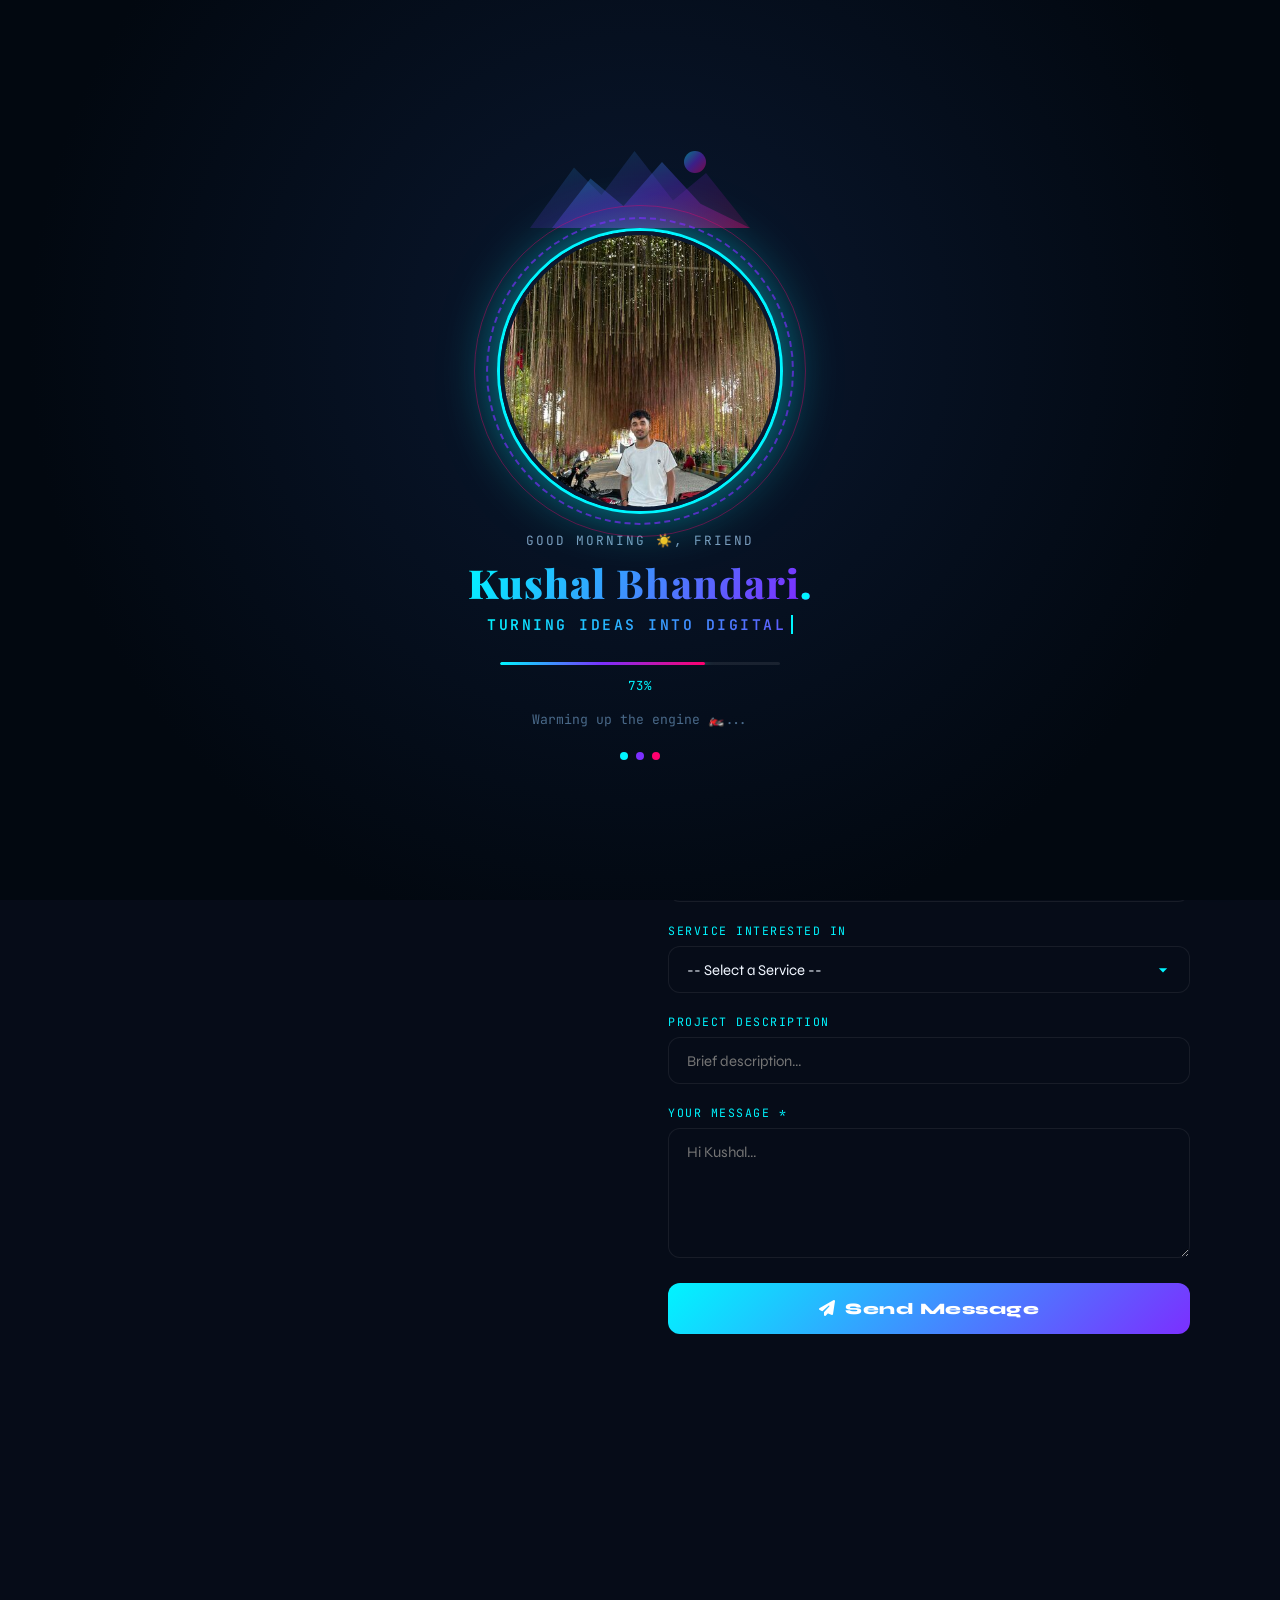
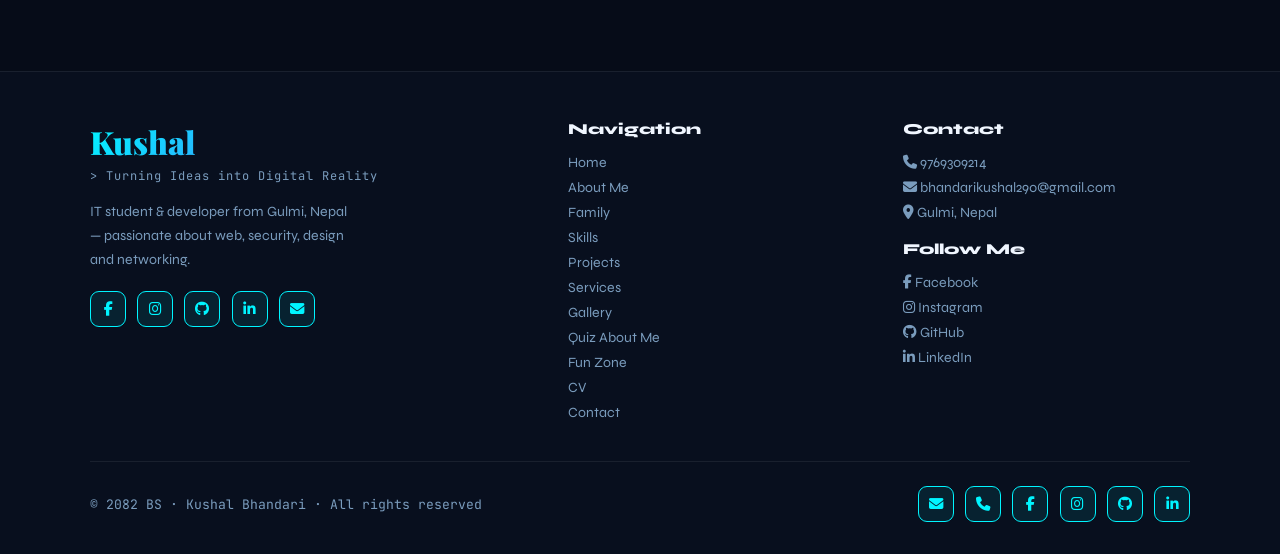
<file: contact.html>
<!DOCTYPE html>
<html lang="en" data-theme="dark">
<head>
<meta charset="UTF-8"><meta name="viewport" content="width=device-width, initial-scale=1.0">
<title>Contact | Kushal Bhandari</title>
<link href="https://fonts.googleapis.com/css2?family=Playfair+Display:wght@700;900&family=Syne:wght@400;600;700;800&family=JetBrains+Mono:wght@400;600&display=swap" rel="stylesheet">
<link rel="stylesheet" href="https://cdnjs.cloudflare.com/ajax/libs/font-awesome/6.5.0/css/all.min.css">
<link rel="stylesheet" href="shared.css">
<style>
.contact-section{padding:5rem 2rem;}
.contact-inner{max-width:1100px;margin:0 auto;display:grid;grid-template-columns:0.9fr 1.1fr;gap:4rem;align-items:start;}
.contact-info-col{display:flex;flex-direction:column;gap:1.2rem;}
.cinfo-title{font-family:'Syne',sans-serif;font-weight:800;font-size:1.4rem;color:var(--text-primary);margin-bottom:0.3rem;}
.cinfo-sub{font-size:0.95rem;color:var(--text-muted);line-height:1.75;margin-bottom:1.5rem;}
.cinfo-card{display:flex;align-items:flex-start;gap:1.1rem;background:var(--card-bg);border:1.5px solid var(--border);border-radius:16px;padding:1.2rem 1.5rem;text-decoration:none;transition:all 0.3s;}
.cinfo-card:hover{border-color:var(--accent1);transform:translateX(6px);box-shadow:0 8px 30px var(--accent1-glow);}
.cinfo-icon{width:46px;height:46px;background:linear-gradient(135deg,var(--accent1),var(--accent2));border-radius:12px;display:flex;align-items:center;justify-content:center;font-size:1.1rem;color:#fff;flex-shrink:0;}
.cinfo-label{font-family:'JetBrains Mono',monospace;font-size:0.7rem;color:var(--text-muted);text-transform:uppercase;letter-spacing:1.5px;margin-bottom:0.2rem;}
.cinfo-val{color:var(--text-primary);font-size:0.92rem;font-weight:700;}
.map-wrap{margin-top:1.5rem;border-radius:18px;overflow:hidden;border:1.5px solid var(--border);height:220px;box-shadow:0 15px 50px var(--shadow);}
.map-wrap iframe{width:100%;height:100%;border:none;filter:var(--map-filter,invert(90%) hue-rotate(180deg));}
[data-theme="light"] .map-wrap iframe{filter:none;}

/* FORM */
.contact-form-col{background:var(--card-bg);border:1.5px solid var(--border);border-radius:24px;padding:2.5rem;}
.form-title{font-family:'Playfair Display',serif;font-size:1.6rem;font-weight:900;color:var(--text-primary);margin-bottom:0.5rem;}
.form-sub{font-size:0.88rem;color:var(--text-muted);margin-bottom:2rem;}
.form-group{margin-bottom:1.3rem;}
.form-label{display:block;font-family:'JetBrains Mono',monospace;font-size:0.72rem;color:var(--accent1);text-transform:uppercase;letter-spacing:1.5px;margin-bottom:0.5rem;}
.form-input,.form-select,.form-textarea{width:100%;background:var(--bg);border:1.5px solid var(--border);border-radius:12px;padding:0.85rem 1.1rem;color:var(--text-primary);font-family:'Syne',sans-serif;font-size:0.93rem;outline:none;transition:border-color 0.3s,box-shadow 0.3s;}
.form-input:focus,.form-select:focus,.form-textarea:focus{border-color:var(--accent1);box-shadow:0 0 0 3px var(--accent1-glow);}
.form-select{cursor:pointer;appearance:none;background-image:url("data:image/svg+xml,%3Csvg xmlns='http://www.w3.org/2000/svg' viewBox='0 0 24 24'%3E%3Cpath fill='%2300f5ff' d='M7 10l5 5 5-5z'/%3E%3C/svg%3E");background-repeat:no-repeat;background-position:right 1rem center;background-size:20px;}
.form-textarea{resize:vertical;min-height:130px;}
.form-row{display:grid;grid-template-columns:1fr 1fr;gap:1rem;}
.submit-btn{width:100%;padding:1rem;background:linear-gradient(135deg,var(--accent1),var(--accent2));border:none;border-radius:12px;color:#fff;font-family:'Syne',sans-serif;font-size:1rem;font-weight:800;cursor:pointer;letter-spacing:0.5px;transition:all 0.3s;display:flex;align-items:center;justify-content:center;gap:0.6rem;margin-top:0.5rem;}
.submit-btn:hover{transform:translateY(-3px);box-shadow:0 12px 40px var(--accent1-glow);}
.form-note{font-size:0.78rem;color:var(--text-muted);text-align:center;margin-top:0.8rem;font-family:'JetBrains Mono',monospace;}
.form-success{display:none;background:rgba(0,230,118,0.1);border:1.5px solid rgba(0,230,118,0.3);border-radius:12px;padding:1rem 1.5rem;text-align:center;margin-top:1rem;}
.form-success.show{display:block;}
.form-success p{color:#00e676;font-size:0.9rem;}
@media(max-width:768px){.contact-inner{grid-template-columns:1fr}.form-row{grid-template-columns:1fr}}
</style>
</head>
<body>
<div id="loader"><div class="loader-box"><div class="loader-photo-wrap"><div class="loader-photo-ring2" aria-hidden="true"></div><div class="loader-photo-ring" aria-hidden="true"></div><img src="photos/loader.jpg" alt="Kushal Bhandari with his bike" class="loader-photo"></div><div class="loader-name">Kushal <span class="ln-last">Bhandari</span><span class="loader-dot">.</span></div><div class="loader-slogan-wrap"><span class="loader-slogan">Turning Ideas Into Digital Reality</span></div><div class="loader-bar-wrap"><div class="loader-bar"></div></div><div class="loader-sub">Loading contact...</div><div class="ld"><span></span><span></span><span></span></div></div></div>
<canvas id="particles"></canvas><div class="cursor-dot" id="cDot"></div><div class="cursor-ring" id="cRing"></div>
<div id="settings-panel" class="settings-panel"><div class="sp-header"><span><i class="fas fa-sliders-h"></i> Settings</span><button onclick="closeSettings()"><i class="fas fa-times"></i></button></div><div class="sp-section"><div class="sp-label">Theme</div><div class="theme-btns"><button class="t-btn active" id="darkBtn" onclick="setTheme('dark')"><i class="fas fa-moon"></i> Dark</button><button class="t-btn" id="lightBtn" onclick="setTheme('light')"><i class="fas fa-sun"></i> Light</button></div></div><div class="sp-section"><div class="sp-label">Accent Color</div><div class="color-picks"><button class="c-pick active" style="--c:#00f5ff" data-color="cyan" onclick="setColor('cyan',this)"></button><button class="c-pick" style="--c:#7b2fff" data-color="purple" onclick="setColor('purple',this)"></button><button class="c-pick" style="--c:#ff006e" data-color="pink" onclick="setColor('pink',this)"></button><button class="c-pick" style="--c:#00e676" data-color="green" onclick="setColor('green',this)"></button><button class="c-pick" style="--c:#ff9100" data-color="orange" onclick="setColor('orange',this)"></button></div></div><div class="sp-section"><div class="sp-label">Font Size</div><div class="zoom-row"><button class="zoom-btn" onclick="changeZoom(-10)"><i class="fas fa-search-minus"></i></button><span id="zoomVal">100%</span><button class="zoom-btn" onclick="changeZoom(10)"><i class="fas fa-search-plus"></i></button></div></div></div>
<div id="settings-overlay" class="sp-overlay" onclick="closeSettings()"></div>
<nav id="nav"><div class="nav-inner"><a class="nav-logo" href="index.html"><span class="logo-k">Kushal</span><span class="logo-dot">.</span><span class="logo-slogan">IT Developer &amp; Designer</span></a><ul class="nav-links" id="navL"><li><a href="index.html">Home</a></li><li><a href="about.html">About</a></li><li><a href="family.html">Family</a></li><li><a href="skills.html">Skills</a></li><li><a href="projects.html">Projects</a></li><li><a href="services.html">Services</a></li><li><a href="gallery.html">Gallery</a></li><li><a href="quiz.html">Quiz</a></li><li><a href="fun.html">Fun Zone</a></li><li><a href="cv.html">CV</a></li><li><a href="contact.html" class="active">Contact</a></li></ul><div class="nav-actions"><div class="nav-auth"><a href="login.html" class="nav-auth-btn nav-auth-login">Login</a><a href="signup.html" class="nav-auth-btn nav-auth-signup">Sign Up</a></div><button class="nav-icon-btn" onclick="openSettings()"><i class="fas fa-cog"></i></button><button class="hamburger" id="ham" onclick="toggleNav()"><span></span><span></span><span></span></button></div></div></nav>
<div class="marquee-wrap"><div class="marquee-track" id="marqueeTrack"></div></div>
<main>
<div class="page-hero"><div class="page-hero-inner"><div class="page-hero-tag">// Contact Me</div><h1 class="page-hero-title">Let's Build <em>Something</em></h1><p class="page-hero-desc">Have a project, question, or just want to say hi? Fill the form or reach out directly. I'll get back to you promptly!</p><div class="page-hero-line"></div></div></div>
<section class="contact-section">
  <div class="contact-inner">
    <div class="contact-info-col">
      <div>
        <div class="cinfo-title reveal">Contact Information</div>
        <div class="cinfo-sub reveal">I'm based in Gulmi, Nepal and available for remote projects, freelance work, and collaborations. Let's connect!</div>
      </div>
      <a class="cinfo-card reveal" href="tel:9769309214">
        <div class="cinfo-icon"><i class="fas fa-phone"></i></div>
        <div><div class="cinfo-label">Phone / Mobile</div><div class="cinfo-val">+977 9769309214</div></div>
      </a>
      <a class="cinfo-card reveal" href="mailto:bhandarikushal290@gmail.com">
        <div class="cinfo-icon" style="background:linear-gradient(135deg,#00e676,#00bcd4)"><i class="fas fa-envelope"></i></div>
        <div><div class="cinfo-label">Primary Email</div><div class="cinfo-val">bhandarikushal290@gmail.com</div></div>
      </a>
      <a class="cinfo-card reveal" href="mailto:bhandarikushal291@gmail.com">
        <div class="cinfo-icon" style="background:linear-gradient(135deg,var(--accent3),var(--accent2))"><i class="fas fa-envelope-open-text"></i></div>
        <div><div class="cinfo-label">Secondary Email</div><div class="cinfo-val">bhandarikushal291@gmail.com</div></div>
      </a>
      <div class="cinfo-card reveal" style="cursor:default">
        <div class="cinfo-icon" style="background:linear-gradient(135deg,#ff9100,#ff2d78)"><i class="fas fa-map-marker-alt"></i></div>
        <div><div class="cinfo-label">Address</div><div class="cinfo-val">Satyawati 6, Johang Khaireni, Gulmi, Nepal</div></div>
      </div>
      
      <div class="map-wrap reveal">
        <iframe src="https://www.google.com/maps/embed?pb=!1m18!1m12!1m3!1d225856.08!2d83.1!3d28.05!2m3!1f0!2f0!3f0!3m2!1i1024!2i768!4f13.1!3m3!1m2!1s0x3996346573f3fb05%3A0x5a3a85e1d55e4dad!2sGulmi%20District!5e0!3m2!1sen!2snp!4v1234567890" allowfullscreen="" loading="lazy" referrerpolicy="no-referrer-when-downgrade"></iframe>
      </div>
      <!-- Social Links -->
      <div class="reveal" style="margin-top:1.5rem">
        <div style="font-family:'JetBrains Mono',monospace;font-size:0.72rem;color:var(--text-muted);text-transform:uppercase;letter-spacing:2px;margin-bottom:0.8rem">// Follow Me</div>
        <div style="display:grid;grid-template-columns:1fr 1fr;gap:0.7rem">
          <a href="https://www.facebook.com/kushalbhandari1331" target="_blank" rel="noopener" class="cinfo-card" style="background:linear-gradient(135deg,rgba(24,119,242,0.1),rgba(24,119,242,0.05));border-color:rgba(24,119,242,0.25)">
            <div class="cinfo-icon" style="background:linear-gradient(135deg,#1877f2,#166fe5)"><i class="fab fa-facebook-f"></i></div>
            <div><div class="cinfo-label">Facebook</div><div class="cinfo-val" style="font-size:0.8rem">kushalbhandari1331</div></div>
          </a>
          <a href="https://www.instagram.com/kushal_bhandaryy/" target="_blank" rel="noopener" class="cinfo-card" style="background:linear-gradient(135deg,rgba(225,48,108,0.1),rgba(225,48,108,0.05));border-color:rgba(225,48,108,0.25)">
            <div class="cinfo-icon" style="background:linear-gradient(135deg,#f09433,#e6683c,#dc2743,#cc2366,#bc1888)"><i class="fab fa-instagram"></i></div>
            <div><div class="cinfo-label">Instagram</div><div class="cinfo-val" style="font-size:0.8rem">kushal_bhandaryyy</div></div>
          </a>
          <a href="https://github.com/bhandarikushal" target="_blank" rel="noopener" class="cinfo-card" style="background:linear-gradient(135deg,rgba(36,41,47,0.3),rgba(36,41,47,0.15));border-color:rgba(255,255,255,0.1)">
            <div class="cinfo-icon" style="background:linear-gradient(135deg,#24292e,#40474f)"><i class="fab fa-github"></i></div>
            <div><div class="cinfo-label">GitHub</div><div class="cinfo-val" style="font-size:0.8rem">bhandarikushal</div></div>
          </a>
          <a href="https://www.linkedin.com/in/kushal-bhandari-1883263b4" target="_blank" rel="noopener" class="cinfo-card" style="background:linear-gradient(135deg,rgba(10,102,194,0.1),rgba(10,102,194,0.05));border-color:rgba(10,102,194,0.25)">
            <div class="cinfo-icon" style="background:linear-gradient(135deg,#0a66c2,#0073b1)"><i class="fab fa-linkedin-in"></i></div>
            <div><div class="cinfo-label">LinkedIn</div><div class="cinfo-val" style="font-size:0.8rem">kushal-bhandari</div></div>
          </a>
        </div>
      </div>
    </div>

<div class="contact-form-wrap reveal-right">
  <form class="contact-form" id="contactForm" action="https://api.web3forms.com/submit" method="POST">

    <input type="hidden" name="access_key" value="0fc9d2cf-a7b3-4ff9-97e7-ae8ea8a9493d"/>

    <div class="cf-header">
      <h4>Send a Message</h4>
      <p>Goes directly to my Gmail inbox ✉️</p>
    </div>

    <label class="form-label">Your Name *</label>
    <input type="text" class="form-input" id="f_name" name="name" placeholder="Kushal Bhandari" required>

    <div class="form-group">
      <label class="form-label">Contact Number</label>
      <input type="tel" class="form-input" id="f_phone" name="phone" placeholder="+977 98XXXXXXXX">
    </div>

    <div class="form-group">
      <label class="form-label">Your Address</label>
      <input type="text" class="form-input" id="f_address" name="address" placeholder="City, Country">
    </div>

    <div class="form-group">
      <label class="form-label">Your Email *</label>
      <input type="email" class="form-input" id="f_email" name="email" placeholder="you@example.com" required>
    </div>

    <div class="form-group">
      <label class="form-label">Service Interested In</label>
      <select class="form-select form-input" id="f_service" name="service">
        <option value="">-- Select a Service --</option>
        <option>Web Development</option>
        <option>Graphic Design</option>
        <option>Cybersecurity Consulting</option>
        <option>Android App Development</option>
        <option>Network Setup & IT Support</option>
        <option>Database Solutions</option>
        <option>Other / General Inquiry</option>
      </select>
    </div>

    <div class="form-group">
      <label class="form-label">Project Description</label>
      <input type="text" class="form-input" id="f_project" name="project" placeholder="Brief description...">
    </div>

    <div class="form-group">
      <label class="form-label">Your Message *</label>
      <textarea class="form-textarea form-input" id="f_msg" name="message" placeholder="Hi Kushal..." required></textarea>
    </div>

    <button type="submit" class="submit-btn">
      <i class="fas fa-paper-plane"></i> Send Message
    </button>

    <div class="form-success" id="formSuccess">
      <p>✅ Thank you! Your message has been sent. I'll reply within 24 hours.</p>
    </div>

  </form>
</div>
  </div>
  </section>
</main>
<footer id="footer"></footer><div id="chatbot-root"></div>
<script src="auth.js"></script>
<script src="shared.js"></script>
<script>
function submitForm() {
  const name = document.getElementById('f_name').value.trim();
  const email = document.getElementById('f_email').value.trim();
  const msg = document.getElementById('f_msg').value.trim();
  if (!name || !email || !msg) { alert('Please fill in your name, email, and message.'); return; }
  const phone = document.getElementById('f_phone').value;
  const address = document.getElementById('f_address').value;
  const service = document.getElementById('f_service').value;
  const project = document.getElementById('f_project').value;
  const body = encodeURIComponent(
    `Hello Kushal,\n\nName: ${name}\nPhone: ${phone || 'N/A'}\nAddress: ${address || 'N/A'}\nService: ${service || 'N/A'}\nProject: ${project || 'N/A'}\n\nMessage:\n${msg}\n\n-- Sent via Portfolio Contact Form`
  );
  const subject = encodeURIComponent(`Portfolio Inquiry from ${name}${service ? ' — ' + service : ''}`);
  window.location.href = `mailto:bhandarikushal290@gmail.com?subject=${subject}&body=${body}`;
  document.getElementById('formSuccess').classList.add('show');
}
</script>
</body></html>
</file>
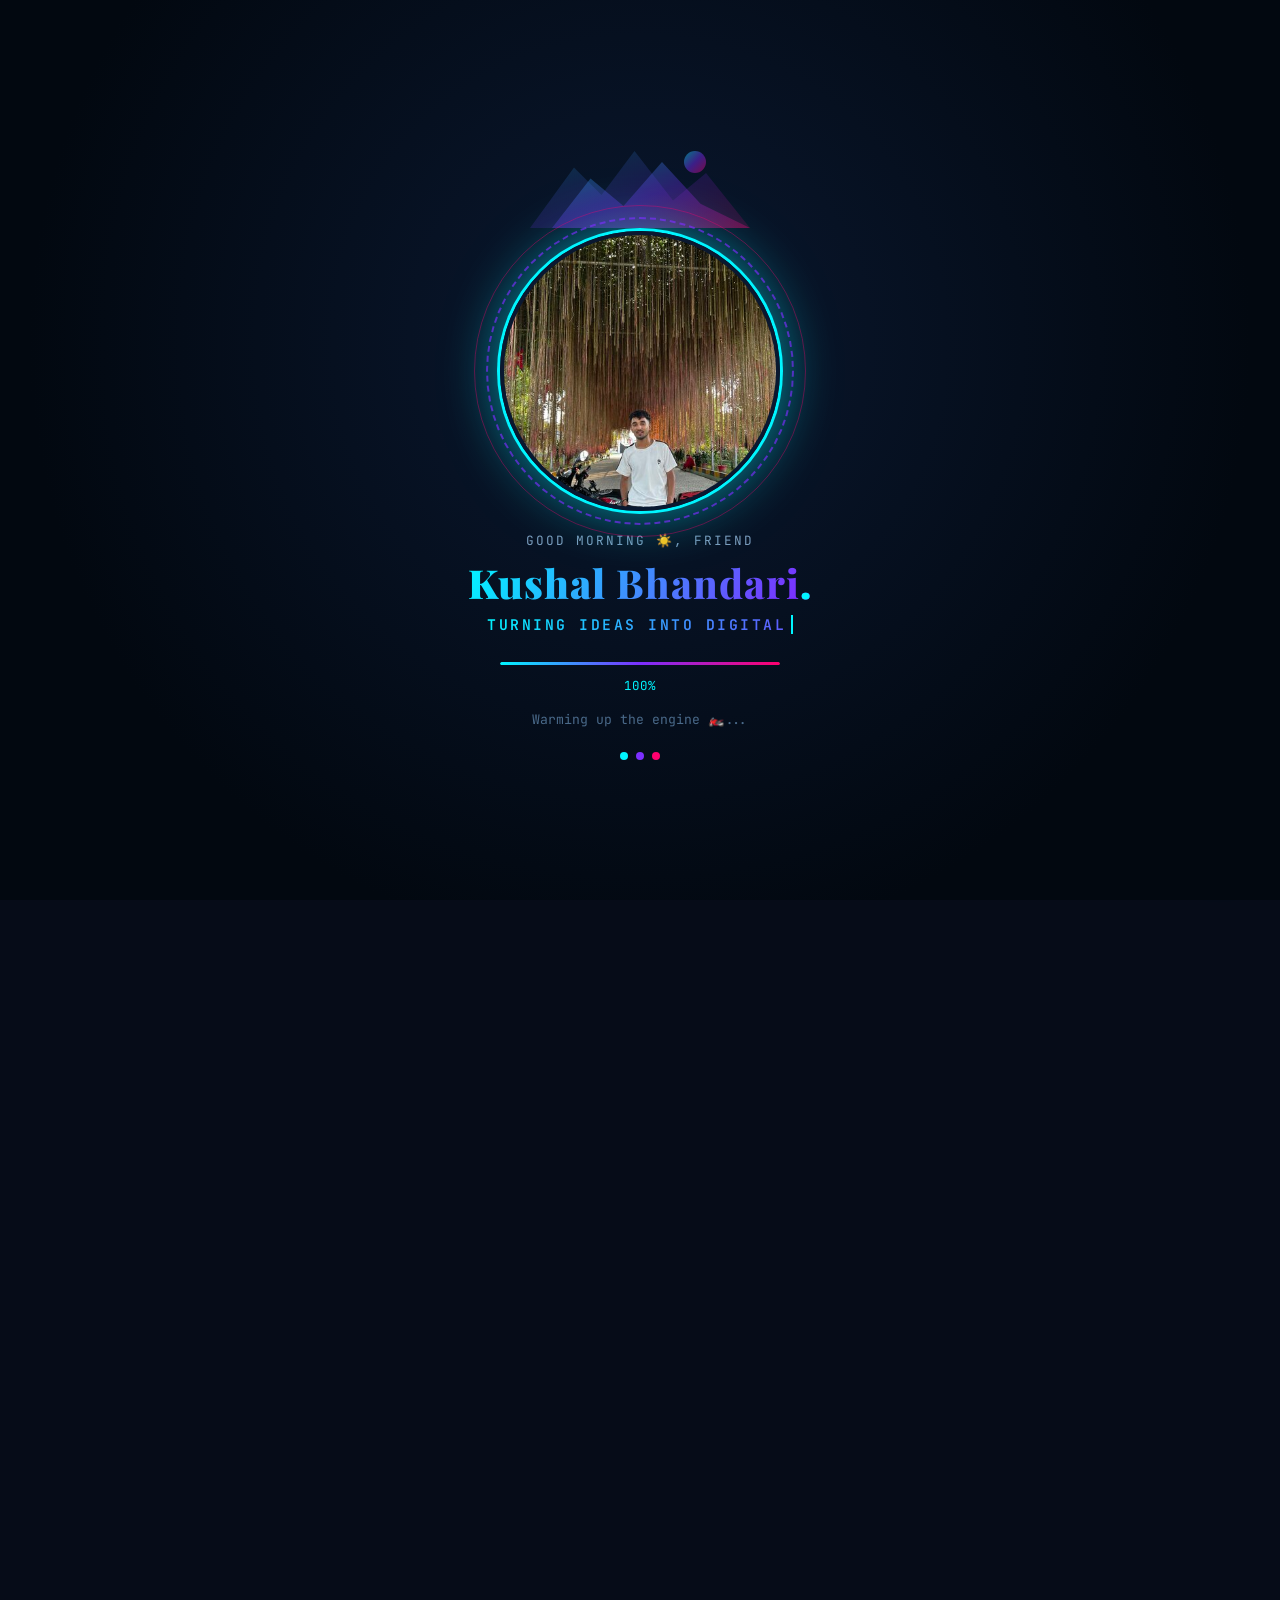
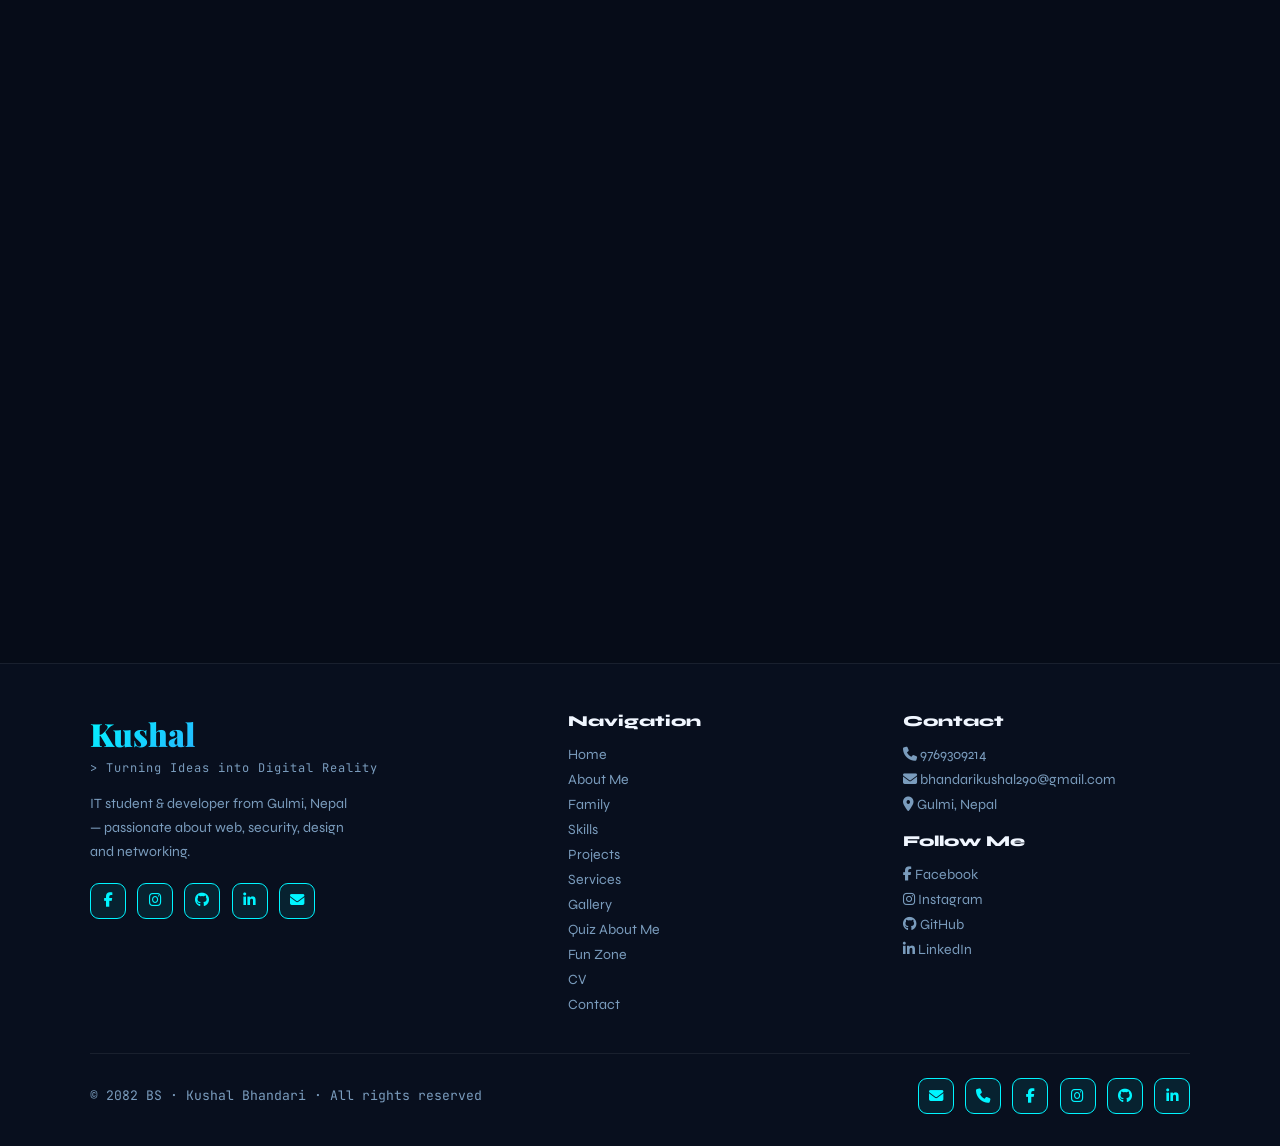
<file: cv.html>
<!DOCTYPE html>
<html lang="en" data-theme="dark">
<head>
<meta charset="UTF-8"><meta name="viewport" content="width=device-width, initial-scale=1.0">
<title>CV | Kushal Bhandari</title>
<link href="https://fonts.googleapis.com/css2?family=Playfair+Display:wght@700;900&family=Syne:wght@400;600;700;800&family=JetBrains+Mono:wght@400;600&display=swap" rel="stylesheet">
<link rel="stylesheet" href="https://cdnjs.cloudflare.com/ajax/libs/font-awesome/6.5.0/css/all.min.css">
<link rel="stylesheet" href="shared.css">
<style>
.cv-section{padding:5rem 2rem;}
.cv-inner{max-width:1050px;margin:0 auto;}
.cv-toolbar{display:flex;justify-content:flex-end;margin-bottom:1.5rem;}
.cv-sheet{background:var(--card-bg);border:1.5px solid var(--border);border-radius:24px;overflow:hidden;box-shadow:0 30px 90px var(--shadow);}
.cv-head{background:linear-gradient(150deg,var(--accent1) 0%,var(--accent2) 100%);padding:2.6rem 2.8rem;display:flex;align-items:center;gap:1.8rem;color:#fff;position:relative;overflow:hidden;}
.cv-head::before{content:'';position:absolute;width:260px;height:260px;background:rgba(255,255,255,0.12);border-radius:50%;top:-100px;right:-80px;}
.cv-head-photo{width:104px;height:104px;border-radius:50%;object-fit:cover;object-position:center 15%;border:3px solid rgba(255,255,255,0.8);box-shadow:0 15px 40px rgba(0,0,0,0.3);position:relative;z-index:1;flex-shrink:0;}
.cv-head-text{position:relative;z-index:1;}
.cv-head-name{font-family:'Playfair Display',serif;font-weight:900;font-size:2.1rem;line-height:1.1;}
.cv-head-role{font-family:'JetBrains Mono',monospace;font-size:0.82rem;letter-spacing:1.5px;text-transform:uppercase;opacity:0.92;margin:0.5rem 0 0.9rem;}
.cv-head-contacts{display:flex;flex-wrap:wrap;gap:0.4rem 1.3rem;font-size:0.82rem;}
.cv-head-contacts span{display:flex;align-items:center;gap:0.4rem;opacity:0.95;}
.cv-body{display:grid;grid-template-columns:1fr 1.7fr;}
.cv-side{background:var(--alt-bg);border-right:1px solid var(--border);padding:2.4rem 2rem;}
.cv-main{padding:2.4rem 2.6rem;}
.cv-block{margin-bottom:2.2rem;}
.cv-block:last-child{margin-bottom:0;}
.cv-block-title{font-family:'Syne',sans-serif;font-weight:800;font-size:0.85rem;text-transform:uppercase;letter-spacing:1.5px;color:var(--accent1);margin-bottom:1rem;display:flex;align-items:center;gap:0.5rem;}
.cv-block-title::after{content:'';flex:1;height:1px;background:var(--border);}
.cv-skill{margin-bottom:0.9rem;}
.cv-skill-row{display:flex;justify-content:space-between;font-size:0.82rem;color:var(--text-primary);font-weight:700;margin-bottom:0.35rem;}
.cv-skill-row span:last-child{color:var(--text-muted);font-weight:400;font-family:'JetBrains Mono',monospace;}
.cv-skill-bar-bg{height:5px;background:var(--card-bg);border-radius:5px;overflow:hidden;}
.cv-skill-bar{height:100%;background:linear-gradient(90deg,var(--accent1),var(--accent2));border-radius:5px;}
.cv-tools{display:flex;flex-wrap:wrap;gap:0.5rem;}
.cv-tool-badge{background:var(--card-bg);border:1px solid var(--border);border-radius:9px;padding:0.4rem 0.8rem;font-size:0.78rem;font-weight:700;color:var(--text-primary);}
.cv-info-list{display:flex;flex-direction:column;gap:0.6rem;font-size:0.85rem;color:var(--text-muted);}
.cv-info-list li{display:flex;gap:0.6rem;align-items:flex-start;}
.cv-info-list i{color:var(--accent1);width:16px;margin-top:0.2rem;}
.cv-para{font-size:0.9rem;color:var(--text-muted);line-height:1.85;}
.cv-edu-item, .cv-job-item{position:relative;padding-left:1.2rem;border-left:2px solid var(--border);padding-bottom:1.4rem;}
.cv-edu-item:last-child, .cv-job-item:last-child{padding-bottom:0;}
.cv-edu-item::before, .cv-job-item::before{content:'';position:absolute;left:-6px;top:2px;width:10px;height:10px;border-radius:50%;background:var(--accent1);box-shadow:0 0 8px var(--accent1);}
.cv-edu-yr{font-family:'JetBrains Mono',monospace;font-size:0.72rem;color:var(--accent1);letter-spacing:1px;margin-bottom:0.25rem;}
.cv-edu-title{font-family:'Syne',sans-serif;font-weight:800;font-size:0.98rem;color:var(--text-primary);margin-bottom:0.3rem;}
.cv-edu-desc{font-size:0.85rem;color:var(--text-muted);line-height:1.7;}
.cv-proj-item{margin-bottom:1.3rem;}
.cv-proj-item:last-child{margin-bottom:0;}
.cv-proj-top{display:flex;justify-content:space-between;align-items:baseline;gap:1rem;flex-wrap:wrap;}
.cv-proj-title{font-family:'Syne',sans-serif;font-weight:800;font-size:0.95rem;color:var(--text-primary);}
.cv-proj-yr{font-family:'JetBrains Mono',monospace;font-size:0.72rem;color:var(--text-muted);white-space:nowrap;}
.cv-proj-desc{font-size:0.84rem;color:var(--text-muted);line-height:1.7;margin:0.3rem 0 0.5rem;}
.cv-proj-tags{display:flex;flex-wrap:wrap;gap:0.4rem;}
.cv-proj-tags span{font-family:'JetBrains Mono',monospace;font-size:0.68rem;background:var(--accent1-bg);color:var(--accent1);border:1px solid var(--accent1);padding:0.2rem 0.55rem;border-radius:6px;}
.cv-svc-grid{display:grid;grid-template-columns:1fr 1fr;gap:0.6rem;}
.cv-svc-item{font-size:0.84rem;color:var(--text-muted);display:flex;align-items:center;gap:0.5rem;}
.cv-svc-item i{color:var(--accent1);}
@media(max-width:850px){.cv-body{grid-template-columns:1fr;}.cv-side{border-right:none;border-bottom:1px solid var(--border);}.cv-svc-grid{grid-template-columns:1fr;}}
@media print{
  #loader,#particles,.cursor-dot,.cursor-ring,#nav,.marquee-wrap,#footer,#chatbot-root,.cv-toolbar,.page-hero,.settings-panel,.sp-overlay{display:none !important;}
  body{background:#fff !important;}
  main{padding-top:0 !important;}
  .cv-section{padding:0 !important;}
  .cv-sheet{box-shadow:none !important;border:none !important;}
}
</style>
</head>
<body>
<div id="loader"><div class="loader-box"><div class="loader-photo-wrap"><div class="loader-photo-ring2" aria-hidden="true"></div><div class="loader-photo-ring" aria-hidden="true"></div><img src="photos/loader.jpg" alt="Kushal Bhandari with his bike" class="loader-photo"></div><div class="loader-name">Kushal <span class="ln-last">Bhandari</span><span class="loader-dot">.</span></div><div class="loader-slogan-wrap"><span class="loader-slogan">Turning Ideas Into Digital Reality</span></div><div class="loader-bar-wrap"><div class="loader-bar"></div></div><div class="loader-sub">Loading CV...</div><div class="ld"><span></span><span></span><span></span></div></div></div>
<canvas id="particles"></canvas>
<div class="cursor-dot" id="cDot"></div><div class="cursor-ring" id="cRing"></div>
<div id="settings-panel" class="settings-panel"><div class="sp-header"><span><i class="fas fa-sliders-h"></i> Settings</span><button onclick="closeSettings()"><i class="fas fa-times"></i></button></div><div class="sp-section"><div class="sp-label">Theme</div><div class="theme-btns"><button class="t-btn active" id="darkBtn" onclick="setTheme('dark')"><i class="fas fa-moon"></i> Dark</button><button class="t-btn" id="lightBtn" onclick="setTheme('light')"><i class="fas fa-sun"></i> Light</button></div></div><div class="sp-section"><div class="sp-label">Accent Color</div><div class="color-picks"><button class="c-pick active" style="--c:#00f5ff" data-color="cyan" onclick="setColor('cyan',this)"></button><button class="c-pick" style="--c:#7b2fff" data-color="purple" onclick="setColor('purple',this)"></button><button class="c-pick" style="--c:#ff006e" data-color="pink" onclick="setColor('pink',this)"></button><button class="c-pick" style="--c:#00e676" data-color="green" onclick="setColor('green',this)"></button><button class="c-pick" style="--c:#ff9100" data-color="orange" onclick="setColor('orange',this)"></button></div></div><div class="sp-section"><div class="sp-label">Font Size</div><div class="zoom-row"><button class="zoom-btn" onclick="changeZoom(-10)"><i class="fas fa-search-minus"></i></button><span id="zoomVal">100%</span><button class="zoom-btn" onclick="changeZoom(10)"><i class="fas fa-search-plus"></i></button></div></div></div>
<div id="settings-overlay" class="sp-overlay" onclick="closeSettings()"></div>
<nav id="nav"><div class="nav-inner"><a class="nav-logo" href="index.html"><span class="logo-k">Kushal</span><span class="logo-dot">.</span><span class="logo-slogan">IT Developer &amp; Designer</span></a><ul class="nav-links" id="navL"><li><a href="index.html">Home</a></li><li><a href="about.html">About</a></li><li><a href="family.html">Family</a></li><li><a href="skills.html">Skills</a></li><li><a href="projects.html">Projects</a></li><li><a href="services.html">Services</a></li><li><a href="gallery.html">Gallery</a></li><li><a href="quiz.html">Quiz</a></li><li><a href="fun.html">Fun Zone</a></li><li><a href="cv.html" class="active">CV</a></li><li><a href="contact.html">Contact</a></li></ul><div class="nav-actions"><div class="nav-auth"><a href="login.html" class="nav-auth-btn nav-auth-login">Login</a><a href="signup.html" class="nav-auth-btn nav-auth-signup">Sign Up</a></div><button class="nav-icon-btn" onclick="openSettings()"><i class="fas fa-cog"></i></button><button class="hamburger" id="ham" onclick="toggleNav()"><span></span><span></span><span></span></button></div></div></nav>
<div class="marquee-wrap"><div class="marquee-track" id="marqueeTrack"></div></div>
<main>
<div class="page-hero"><div class="page-hero-inner"><div class="page-hero-tag">// Resume</div><h1 class="page-hero-title">My <em>CV</em></h1><p class="page-hero-desc">A structured look at my education, skills and projects — view it here or download a copy.</p><div class="page-hero-line"></div></div></div>

<section class="cv-section"><div class="cv-inner">
  <div class="cv-toolbar reveal"><button class="btn btn-fill" onclick="window.print()"><i class="fas fa-download"></i> Download / Print CV</button></div>

  <div class="cv-sheet reveal">
    <div class="cv-head">
      <img class="cv-head-photo" src="photos/img4.jpg" alt="Kushal Bhandari">
      <div class="cv-head-text">
        <div class="cv-head-name">Kushal Bhandari</div>
        <div class="cv-head-role">IT Developer &amp; Designer · Computer Engineering Student (Overseas)</div>
        <div class="cv-head-contacts">
          <span><i class="fas fa-phone"></i> 9769309214</span>
          <span><i class="fas fa-envelope"></i> bhandarikushal290@gmail.com</span>
          <span><i class="fas fa-location-dot"></i> Satyawati 6, Johang Khaireni, Gulmi</span>
        </div>
      </div>
    </div>

    <div class="cv-body">
      <aside class="cv-side">
        <div class="cv-block">
          <div class="cv-block-title">Profile</div>
          <ul class="cv-info-list">
            <li><i class="fas fa-user"></i> Kushal Bhandari</li>
            <li><i class="fas fa-graduation-cap"></i> +2 Passed — GPA 3.65</li>
            <li><i class="fas fa-plane"></i> Computer Engineering — Overseas</li>
            <li><i class="fas fa-earth-asia"></i> Nepali</li>
            <li><i class="fas fa-location-dot"></i> Satyawati 6, Johang Khaireni, Gulmi</li>
          </ul>
        </div>
        <div class="cv-block">
          <div class="cv-block-title">Skills</div>
          <div class="cv-skill"><div class="cv-skill-row"><span>Graphic Design</span><span>85%</span></div><div class="cv-skill-bar-bg"><div class="cv-skill-bar" style="width:85%"></div></div></div>
          <div class="cv-skill"><div class="cv-skill-row"><span>Web Development</span><span>80%</span></div><div class="cv-skill-bar-bg"><div class="cv-skill-bar" style="width:80%"></div></div></div>
          <div class="cv-skill"><div class="cv-skill-row"><span>IT Support</span><span>74%</span></div><div class="cv-skill-bar-bg"><div class="cv-skill-bar" style="width:74%"></div></div></div>
          <div class="cv-skill"><div class="cv-skill-row"><span>Networking</span><span>72%</span></div><div class="cv-skill-bar-bg"><div class="cv-skill-bar" style="width:72%"></div></div></div>
          <div class="cv-skill"><div class="cv-skill-row"><span>Cybersecurity</span><span>70%</span></div><div class="cv-skill-bar-bg"><div class="cv-skill-bar" style="width:70%"></div></div></div>
          <div class="cv-skill"><div class="cv-skill-row"><span>Database / SQL</span><span>68%</span></div><div class="cv-skill-bar-bg"><div class="cv-skill-bar" style="width:68%"></div></div></div>
          <div class="cv-skill"><div class="cv-skill-row"><span>Java Programming</span><span>65%</span></div><div class="cv-skill-bar-bg"><div class="cv-skill-bar" style="width:65%"></div></div></div>
          <div class="cv-skill"><div class="cv-skill-row"><span>Android App Dev</span><span>60%</span></div><div class="cv-skill-bar-bg"><div class="cv-skill-bar" style="width:60%"></div></div></div>
        </div>
        <div class="cv-block">
          <div class="cv-block-title">Tools</div>
          <div class="cv-tools">
            <span class="cv-tool-badge">HTML5</span><span class="cv-tool-badge">CSS3</span><span class="cv-tool-badge">JavaScript</span><span class="cv-tool-badge">Java</span><span class="cv-tool-badge">MySQL</span><span class="cv-tool-badge">Android Studio</span><span class="cv-tool-badge">Cisco Packet Tracer</span><span class="cv-tool-badge">Photoshop</span><span class="cv-tool-badge">Kali Linux</span><span class="cv-tool-badge">VS Code</span>
          </div>
        </div>
      </aside>

      <div class="cv-main">
        <div class="cv-block">
          <div class="cv-block-title">Objective</div>
          <p class="cv-para">An IT graduate from Gulmi, Nepal, now pursuing a Bachelor's degree in Computer Engineering overseas, with hands-on experience across web development, graphic design, cybersecurity basics, Java/Android development, networking and databases. Looking for opportunities to apply and grow these skills on real projects while continuing to learn.</p>
        </div>

        <div class="cv-block">
          <div class="cv-block-title">Education</div>
          <div class="cv-edu-item">
            <div class="cv-edu-yr">2082 BS — Present</div>
            <div class="cv-edu-title">Bachelor's in Computer Engineering — Overseas</div>
            <div class="cv-edu-desc">Continuing IT studies abroad after completing +2 in Nepal.</div>
          </div>
          <div class="cv-edu-item">
            <div class="cv-edu-yr">2082 BS</div>
            <div class="cv-edu-title">Class 12 Passed — GPA 3.65</div>
            <div class="cv-edu-desc">Completed advanced networking (LAN/WAN, routing, switching) and software development. Built the School Management System as both a desktop and web application.</div>
          </div>
          <div class="cv-edu-item">
            <div class="cv-edu-yr">2081 BS — Class 11</div>
            <div class="cv-edu-title">Cybersecurity &amp; Java Programming</div>
            <div class="cv-edu-desc">Studied social engineering tools, ran educational phishing demonstrations, and built a calculator app plus a full Android app in Java.</div>
          </div>
          <div class="cv-edu-item">
            <div class="cv-edu-yr">2080 BS</div>
            <div class="cv-edu-title">SEE — GPA 3.41</div>
            <div class="cv-edu-desc">Shree Saraswati Secondary School, Satyawati 7, Johang, Gulmi.</div>
          </div>
          <div class="cv-edu-item">
            <div class="cv-edu-yr">2079 BS — Class 9</div>
            <div class="cv-edu-title">Joined the IT Stream</div>
            <div class="cv-edu-desc">Started with graphic design — festive digital posters for Holi and Dashain.</div>
          </div>
        </div>

        <div class="cv-block">
          <div class="cv-block-title">Projects</div>
          <div class="cv-proj-item">
            <div class="cv-proj-top"><div class="cv-proj-title">School Management System</div><div class="cv-proj-yr">2082 BS — Completed</div></div>
            <div class="cv-proj-desc">Web and desktop system covering admissions, attendance, fees, results, notices and messaging with role-based dashboards.</div>
            <div class="cv-proj-tags"><span>Java</span><span>MySQL</span><span>Web App</span><span>Desktop App</span></div>
          </div>
          <div class="cv-proj-item">
            <div class="cv-proj-top"><div class="cv-proj-title">Android Mobile Application</div><div class="cv-proj-yr">2081 BS</div></div>
            <div class="cv-proj-desc">Complete Android app built with Java and Android Studio, with multi-activity navigation and APK testing.</div>
            <div class="cv-proj-tags"><span>Java</span><span>Android Studio</span></div>
          </div>
          <div class="cv-proj-item">
            <div class="cv-proj-top"><div class="cv-proj-title">Hotel Management Website</div><div class="cv-proj-yr">2080 BS</div></div>
            <div class="cv-proj-desc">Full web app with room booking, customer management, admin dashboard and a billing/invoice module.</div>
            <div class="cv-proj-tags"><span>HTML</span><span>CSS</span><span>JavaScript</span><span>Database</span></div>
          </div>
          <div class="cv-proj-item">
            <div class="cv-proj-top"><div class="cv-proj-title">Cybersecurity &amp; Social Engineering Demo</div><div class="cv-proj-yr">2081 BS</div></div>
            <div class="cv-proj-desc">Educational phishing simulation and security-awareness documentation for training purposes.</div>
            <div class="cv-proj-tags"><span>Kali Linux</span><span>Security Awareness</span></div>
          </div>
        </div>

        <div class="cv-block">
          <div class="cv-block-title">Services Offered</div>
          <div class="cv-svc-grid">
            <div class="cv-svc-item"><i class="fas fa-globe"></i> Web Development</div>
            <div class="cv-svc-item"><i class="fas fa-palette"></i> Graphic Design</div>
            <div class="cv-svc-item"><i class="fas fa-shield-halved"></i> Cybersecurity Consulting</div>
            <div class="cv-svc-item"><i class="fas fa-mobile-screen"></i> Android App Development</div>
            <div class="cv-svc-item"><i class="fas fa-network-wired"></i> Network Setup &amp; IT Support</div>
            <div class="cv-svc-item"><i class="fas fa-database"></i> Database Solutions</div>
          </div>
        </div>
      </div>
    </div>
  </div>
</div></section>
</main>
<footer id="footer"></footer>
<div id="chatbot-root"></div>
<script src="auth.js"></script>
<script src="shared.js"></script>
</body></html>
</file>
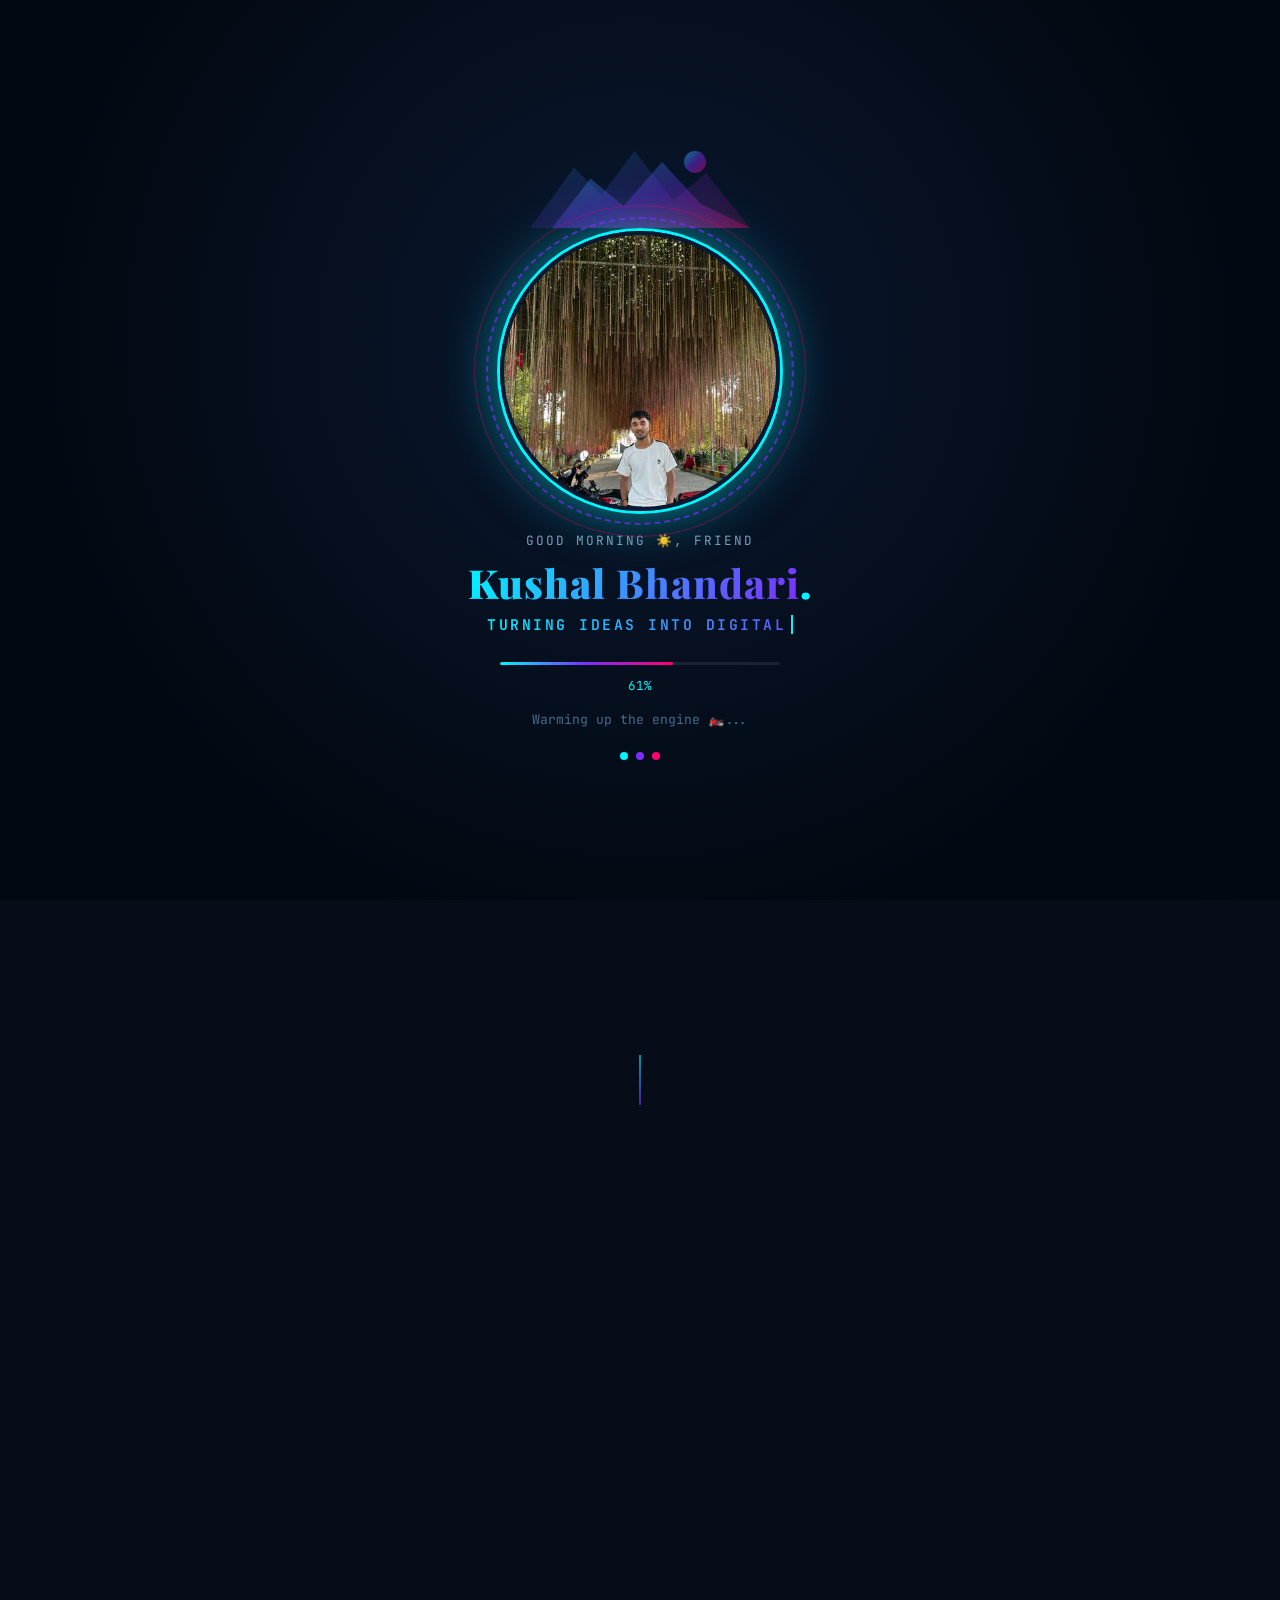
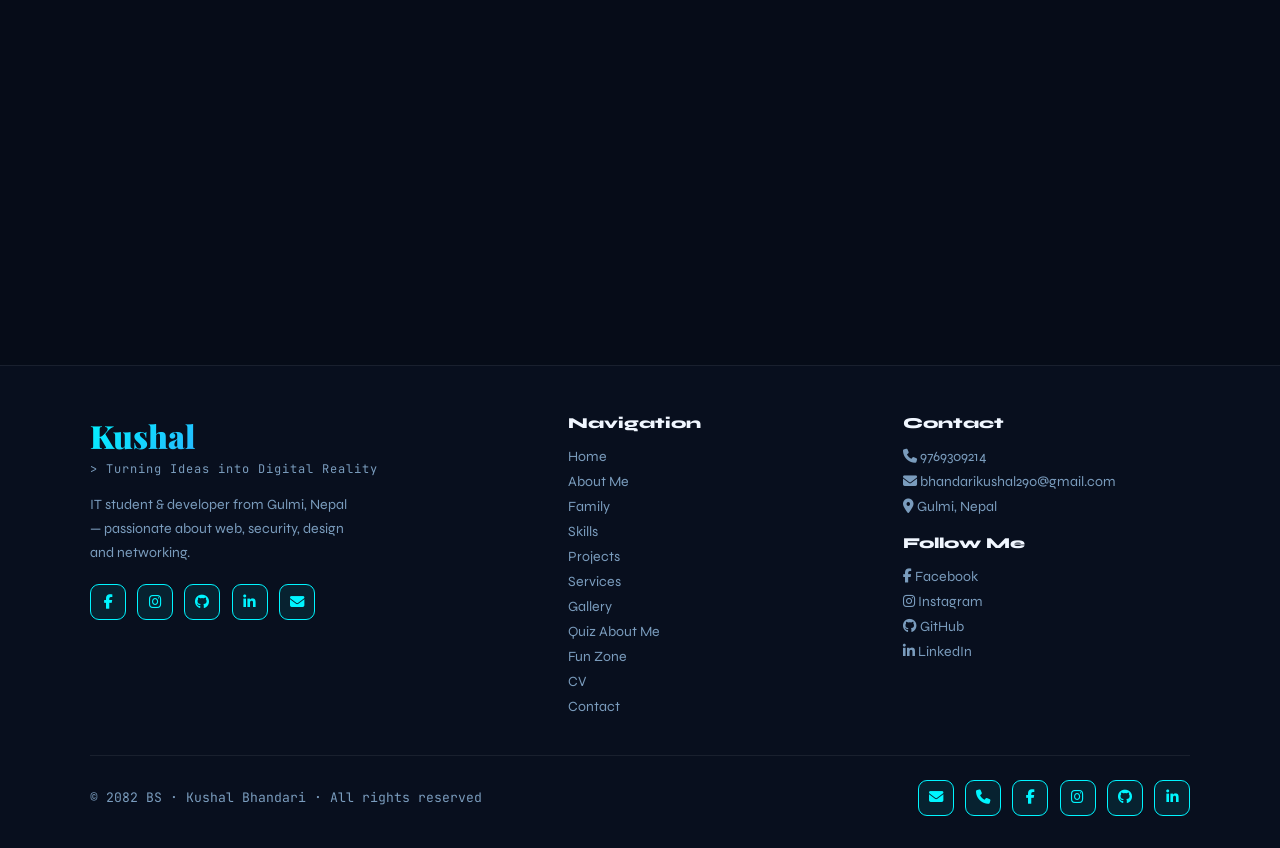
<file: family.html>
<!DOCTYPE html>
<html lang="en" data-theme="dark">
<head>
<meta charset="UTF-8"><meta name="viewport" content="width=device-width, initial-scale=1.0">
<title>Family | Kushal Bhandari</title>
<link href="https://fonts.googleapis.com/css2?family=Playfair+Display:wght@700;900&family=Syne:wght@400;600;700;800&family=JetBrains+Mono:wght@400;600&display=swap" rel="stylesheet">
<link rel="stylesheet" href="https://cdnjs.cloudflare.com/ajax/libs/font-awesome/6.5.0/css/all.min.css">
<link rel="stylesheet" href="shared.css">
<style>
.family-section{padding:5rem 2rem;}
.family-inner{max-width:1100px;margin:0 auto;}
.fam-tree{margin-top:3rem;}
.fam-gen-top{display:flex;gap:2rem;justify-content:center;flex-wrap:wrap;}
.fam-card{background:var(--card-bg);border:1.5px solid var(--border);border-radius:20px;padding:1.8rem 2rem;min-width:230px;text-align:center;transition:all 0.3s;}
.fam-card:hover{border-color:var(--accent1);transform:translateY(-4px);box-shadow:0 20px 50px var(--accent1-glow);}
.fam-avatar{font-size:2.5rem;margin-bottom:0.7rem;}
.fam-avatar-photo{width:88px;height:88px;border-radius:50%;object-fit:cover;object-position:center 15%;border:3px solid var(--border);box-shadow:0 8px 25px var(--shadow);margin:0 auto 0.9rem;display:block;}
.fam-name{font-family:'Syne',sans-serif;font-weight:800;font-size:1.05rem;color:var(--text-primary);}
.fam-role{font-family:'JetBrains Mono',monospace;font-size:0.7rem;color:var(--accent1);text-transform:uppercase;letter-spacing:1.5px;margin:0.35rem 0 1rem;}
.fam-meta{list-style:none;text-align:left;display:flex;flex-direction:column;gap:0.45rem;font-size:0.82rem;color:var(--text-muted);}
.fam-meta li{display:flex;align-items:center;gap:0.55rem;}
.fam-meta li i{color:var(--accent1);width:16px;text-align:center;flex-shrink:0;}
.fam-badge-memory{display:inline-flex;align-items:center;gap:0.4rem;margin-top:0.9rem;padding:0.35rem 0.8rem;border-radius:8px;background:var(--alt-bg);border:1px solid var(--border);font-size:0.72rem;color:var(--text-muted);}
.fam-connector{width:2px;height:50px;background:linear-gradient(180deg,var(--accent1),var(--accent2));margin:0 auto;opacity:0.6;}
.fam-branches{display:grid;grid-template-columns:repeat(3,1fr);gap:2rem;margin-top:0;}
.fam-branch{background:var(--card-bg);border:1.5px solid var(--border);border-radius:22px;padding:2rem;position:relative;transition:all 0.3s;}
.fam-branch:hover{border-color:var(--accent1);box-shadow:0 20px 55px var(--accent1-glow);}
.fam-branch-mine{border-color:var(--accent1);box-shadow:0 20px 60px var(--accent1-glow);}
.fam-mine-tag{position:absolute;top:-13px;left:50%;transform:translateX(-50%);background:linear-gradient(135deg,var(--accent1),var(--accent2));color:#fff;font-family:'JetBrains Mono',monospace;font-size:0.65rem;font-weight:700;letter-spacing:1.5px;text-transform:uppercase;padding:0.35rem 0.9rem;border-radius:20px;white-space:nowrap;box-shadow:0 8px 20px var(--accent1-glow);}
.fam-branch-head{text-align:center;padding-bottom:1.4rem;margin-bottom:1.4rem;border-bottom:1px dashed var(--border);}
.fam-branch-avatar{font-size:2.3rem;margin-bottom:0.5rem;}
.fam-branch-avatar-photo{width:96px;height:96px;border-radius:50%;object-fit:cover;object-position:center 20%;border:3px solid var(--border);box-shadow:0 8px 25px var(--shadow);margin:0 auto 0.7rem;display:block;}
.fam-branch-name{font-family:'Syne',sans-serif;font-weight:800;font-size:1.05rem;color:var(--text-primary);}
.fam-branch-role{font-family:'JetBrains Mono',monospace;font-size:0.7rem;color:var(--accent1);text-transform:uppercase;letter-spacing:1.5px;margin:0.3rem 0 0.7rem;}
.fam-sub{margin-bottom:1.3rem;}
.fam-sub-label{font-family:'JetBrains Mono',monospace;font-size:0.68rem;color:var(--text-muted);text-transform:uppercase;letter-spacing:1.5px;margin-bottom:0.5rem;}
.fam-kids{display:flex;flex-direction:column;gap:0.6rem;}
.fam-kid{background:var(--alt-bg);border:1px solid var(--border);border-radius:12px;padding:0.7rem 0.9rem;font-size:0.85rem;}
.fam-kid-name{font-weight:700;color:var(--text-primary);}
.fam-kid-meta{color:var(--text-muted);font-size:0.78rem;margin-top:0.15rem;}
.fam-me{background:var(--accent1-bg);border:1.5px solid var(--accent1);}
.fam-me a{color:var(--accent1);text-decoration:none;font-weight:700;font-size:0.78rem;display:inline-flex;align-items:center;gap:0.3rem;margin-top:0.3rem;}
.fam-me a:hover{text-decoration:underline;}
.fam-note{margin-top:3rem;background:var(--card-bg);border:1.5px solid var(--border);border-radius:16px;padding:1.3rem 1.6rem;font-size:0.85rem;color:var(--text-muted);display:flex;gap:0.8rem;align-items:flex-start;line-height:1.7;}
.fam-note i{color:var(--accent1);margin-top:0.2rem;}
@media(max-width:900px){.fam-branches{grid-template-columns:1fr;}}
</style>
</head>
<body>
<div id="loader"><div class="loader-box"><div class="loader-photo-wrap"><div class="loader-photo-ring2" aria-hidden="true"></div><div class="loader-photo-ring" aria-hidden="true"></div><img src="photos/loader.jpg" alt="Kushal Bhandari with his bike" class="loader-photo"></div><div class="loader-name">Kushal <span class="ln-last">Bhandari</span><span class="loader-dot">.</span></div><div class="loader-slogan-wrap"><span class="loader-slogan">Turning Ideas Into Digital Reality</span></div><div class="loader-bar-wrap"><div class="loader-bar"></div></div><div class="loader-sub">Loading family tree...</div><div class="ld"><span></span><span></span><span></span></div></div></div>
<canvas id="particles"></canvas>
<div class="cursor-dot" id="cDot"></div><div class="cursor-ring" id="cRing"></div>
<div id="settings-panel" class="settings-panel"><div class="sp-header"><span><i class="fas fa-sliders-h"></i> Settings</span><button onclick="closeSettings()"><i class="fas fa-times"></i></button></div><div class="sp-section"><div class="sp-label">Theme</div><div class="theme-btns"><button class="t-btn active" id="darkBtn" onclick="setTheme('dark')"><i class="fas fa-moon"></i> Dark</button><button class="t-btn" id="lightBtn" onclick="setTheme('light')"><i class="fas fa-sun"></i> Light</button></div></div><div class="sp-section"><div class="sp-label">Accent Color</div><div class="color-picks"><button class="c-pick active" style="--c:#00f5ff" data-color="cyan" onclick="setColor('cyan',this)"></button><button class="c-pick" style="--c:#7b2fff" data-color="purple" onclick="setColor('purple',this)"></button><button class="c-pick" style="--c:#ff006e" data-color="pink" onclick="setColor('pink',this)"></button><button class="c-pick" style="--c:#00e676" data-color="green" onclick="setColor('green',this)"></button><button class="c-pick" style="--c:#ff9100" data-color="orange" onclick="setColor('orange',this)"></button></div></div><div class="sp-section"><div class="sp-label">Font Size</div><div class="zoom-row"><button class="zoom-btn" onclick="changeZoom(-10)"><i class="fas fa-search-minus"></i></button><span id="zoomVal">100%</span><button class="zoom-btn" onclick="changeZoom(10)"><i class="fas fa-search-plus"></i></button></div></div></div>
<div id="settings-overlay" class="sp-overlay" onclick="closeSettings()"></div>
<nav id="nav"><div class="nav-inner"><a class="nav-logo" href="index.html"><span class="logo-k">Kushal</span><span class="logo-dot">.</span><span class="logo-slogan">IT Developer &amp; Designer</span></a><ul class="nav-links" id="navL"><li><a href="index.html">Home</a></li><li><a href="about.html">About</a></li><li><a href="family.html" class="active">Family</a></li><li><a href="skills.html">Skills</a></li><li><a href="projects.html">Projects</a></li><li><a href="services.html">Services</a></li><li><a href="gallery.html">Gallery</a></li><li><a href="quiz.html">Quiz</a></li><li><a href="fun.html">Fun Zone</a></li><li><a href="cv.html">CV</a></li><li><a href="contact.html">Contact</a></li></ul><div class="nav-actions"><div class="nav-auth"><a href="login.html" class="nav-auth-btn nav-auth-login">Login</a><a href="signup.html" class="nav-auth-btn nav-auth-signup">Sign Up</a></div><button class="nav-icon-btn" onclick="openSettings()"><i class="fas fa-cog"></i></button><button class="hamburger" id="ham" onclick="toggleNav()"><span></span><span></span><span></span></button></div></div></nav>
<div class="marquee-wrap"><div class="marquee-track" id="marqueeTrack"></div></div>
<main>
<div class="page-hero"><div class="page-hero-inner"><div class="page-hero-tag">// Family</div><h1 class="page-hero-title">The People Behind <em>My Story</em></h1><p class="page-hero-desc">Three generations, one family — rooted in Satyawati, Johang Khaireni, Gulmi.</p><div class="page-hero-line"></div></div></div>

<section class="family-section"><div class="family-inner">
  <div class="reveal"><div class="sec-tag">// Family Tree</div><h2 class="sec-title">My <em>Family</em></h2><div class="sec-line"></div></div>

  <div class="fam-tree">
    <!-- Grandparents -->
    <div class="fam-gen-top reveal">
      <div class="fam-card">
        <img class="fam-avatar-photo" src="photos/grandfather.jpg" alt="Hari Prasad Bhandari">
        <div class="fam-name">Hari Prasad Bhandari</div>
        <div class="fam-role">Grandfather</div>
        <ul class="fam-meta">
          <li><i class="fas fa-shield-halved"></i> Retired — Indian Army</li>
          <li><i class="fas fa-cake-candles"></i> Age 69</li>
          <li><i class="fas fa-location-dot"></i> Satyawati-6, Johang, Gulmi</li>
        </ul>
      </div>
      <div class="fam-card">
        <img class="fam-avatar-photo" src="photos/grandmother.jpg" alt="Rewati Bhandari">
        <div class="fam-name">Rewati Bhandari</div>
        <div class="fam-role">Grandmother</div>
        <ul class="fam-meta">
          <li><i class="fas fa-house"></i> Homemaker</li>
        </ul>
        <div class="fam-badge-memory"><i class="fas fa-dove"></i> In Loving Memory</div>
      </div>
    </div>

    <div class="fam-connector reveal"></div>

    <!-- Three branches -->
    <div class="fam-branches">

      <!-- Branch 1: Bharat -->
      <div class="fam-branch reveal">
        <div class="fam-branch-head">
          <img class="fam-branch-avatar-photo" src="photos/bharat-family.jpg" alt="Bharat Bhandari's family">
          <div class="fam-branch-name">Bharat Bhandari</div>
          <div class="fam-branch-role">Uncle</div>
          <ul class="fam-meta" style="text-align:left;">
            <li><i class="fas fa-graduation-cap"></i> Class 12 Pass</li>
            <li><i class="fas fa-briefcase"></i> Works at a Company</li>
            <li><i class="fas fa-cake-candles"></i> Age 42</li>
            <li><i class="fas fa-ring"></i> Married</li>
          </ul>
        </div>
        <div class="fam-sub">
          <div class="fam-sub-label">Spouse</div>
          <div class="fam-kid">
            <div class="fam-kid-name">Sita Bhandari</div>
            <div class="fam-kid-meta">Class 12 Pass · Homemaker · Age 40</div>
          </div>
        </div>
        <div class="fam-sub">
          <div class="fam-sub-label">Children</div>
          <div class="fam-kids">
            <div class="fam-kid"><div class="fam-kid-name">Sajana Bhandari</div><div class="fam-kid-meta">Age 13 · Class 9</div></div>
            <div class="fam-kid"><div class="fam-kid-name">Sandhya Bhandari</div><div class="fam-kid-meta">Age 8 · Class 2</div></div>
            <div class="fam-kid"><div class="fam-kid-name">Saloni Bhandari</div><div class="fam-kid-meta">Age 4 · Nursery</div></div>
          </div>
        </div>
      </div>

      <!-- Branch 2: Kumar (my father) -->
      <div class="fam-branch fam-branch-mine reveal">
        <span class="fam-mine-tag">My Family</span>
        <div class="fam-branch-head">
          <img class="fam-branch-avatar-photo" src="photos/kumar-family.jpg" alt="Kumar Bhandari's family">
          <div class="fam-branch-name">Kumar Bhandari</div>
          <div class="fam-branch-role">Father</div>
          <ul class="fam-meta" style="text-align:left;">
            <li><i class="fas fa-graduation-cap"></i> Class 12</li>
          </ul>
          <div class="fam-badge-memory"><i class="fas fa-dove"></i> In Loving Memory · Age 40</div>
        </div>
        <div class="fam-sub">
          <div class="fam-sub-label">Spouse</div>
          <div class="fam-kid">
            <div class="fam-kid-name">Roma Pandey Bhandari</div>
            <div class="fam-kid-meta">Bachelor's Degree · Junior Secretary, Ward Office · Age 42</div>
          </div>
        </div>
        <div class="fam-sub">
          <div class="fam-sub-label">Children</div>
          <div class="fam-kids">
            <div class="fam-kid"><div class="fam-kid-name">Kunjan Bhandari</div><div class="fam-kid-meta">Brother · Age 17 · Class 12, IT</div></div>
            <div class="fam-kid fam-me"><div class="fam-kid-name">Kushal Bhandari</div><div class="fam-kid-meta">Myself · Computer Engineering Student (Overseas)</div><a href="about.html">More about me <i class="fas fa-arrow-right"></i></a></div>
          </div>
        </div>
      </div>

      <!-- Branch 3: Dipak -->
      <div class="fam-branch reveal">
        <div class="fam-branch-head">
          <img class="fam-branch-avatar-photo" src="photos/dipak-family.jpg" alt="Dipak Bhandari's family">
          <div class="fam-branch-name">Dipak Bhandari</div>
          <div class="fam-branch-role">Uncle</div>
          <ul class="fam-meta" style="text-align:left;">
            <li><i class="fas fa-graduation-cap"></i> Class 12 Pass</li>
            <li><i class="fas fa-briefcase"></i> Working in Malta</li>
            <li><i class="fas fa-location-dot"></i> Address: Malta</li>
          </ul>
        </div>
        <div class="fam-sub">
          <div class="fam-sub-label">Spouse</div>
          <div class="fam-kid">
            <div class="fam-kid-name">Sabita Gyawali Bhandari</div>
            <div class="fam-kid-meta">Class 12 Pass · Working in Malta</div>
          </div>
        </div>
        <div class="fam-sub">
          <div class="fam-sub-label">Daughter</div>
          <div class="fam-kids">
            <div class="fam-kid"><div class="fam-kid-name">Sedrina Bhandari</div><div class="fam-kid-meta">Age 8 · Class 2 · Studying in Malta</div></div>
          </div>
        </div>
      </div>

    </div>
  </div>

  <div class="fam-note reveal"><i class="fas fa-circle-info"></i><div>Unless noted otherwise, the family resides at <strong>Satyawati-6, Johang Khaireni, Gulmi</strong>. My uncle Dipak's family is based in <strong>Malta</strong>.</div></div>
</div></section>
</main>
<footer id="footer"></footer>
<div id="chatbot-root"></div>
<script src="auth.js"></script>
<script src="shared.js"></script>
</body></html>
</file>
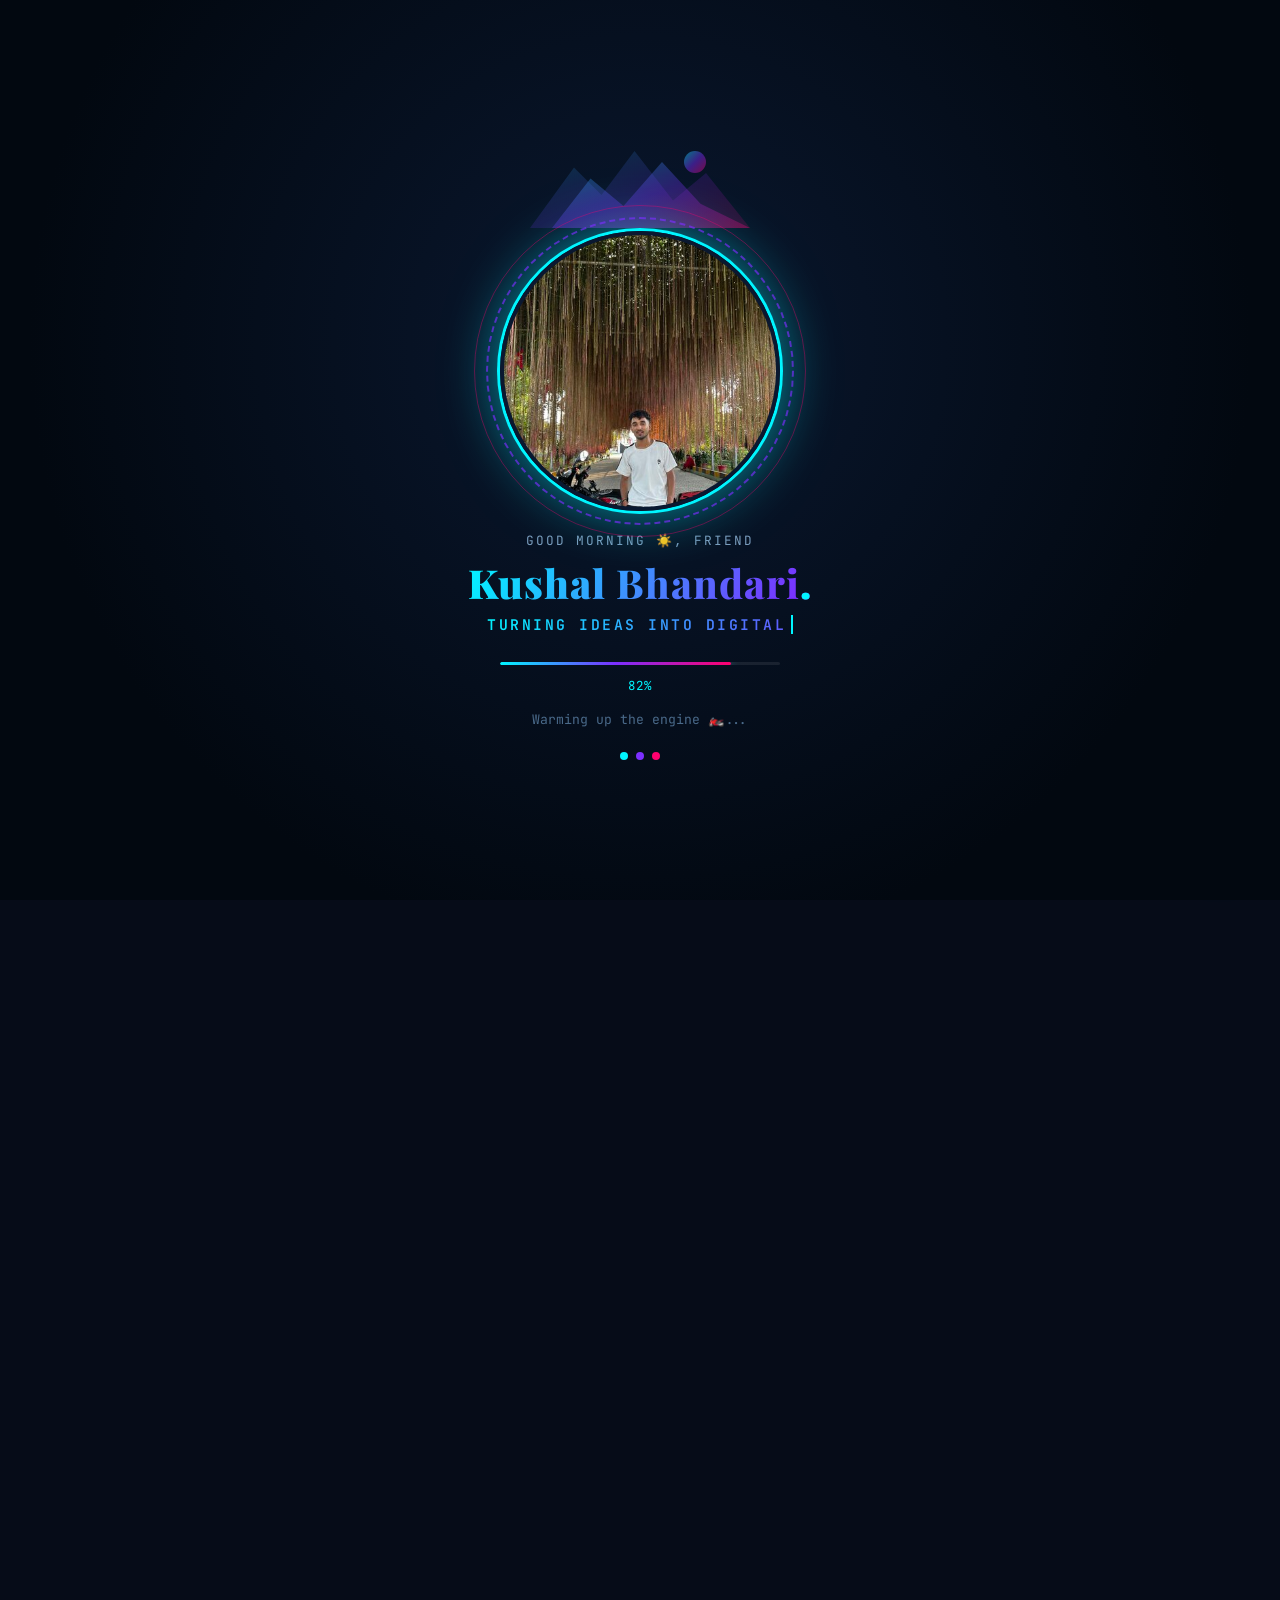
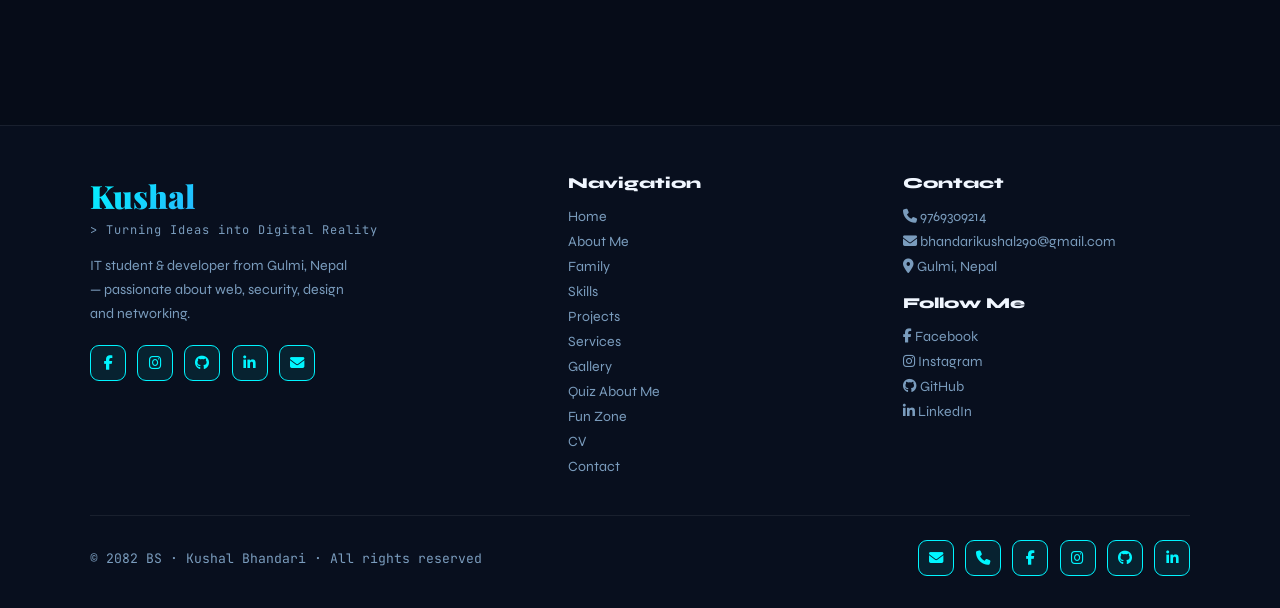
<file: fun.html>
<!DOCTYPE html>
<html lang="en" data-theme="dark">
<head>
<meta charset="UTF-8"><meta name="viewport" content="width=device-width, initial-scale=1.0">
<title>Fun Zone | Kushal Bhandari</title>
<link href="https://fonts.googleapis.com/css2?family=Playfair+Display:wght@700;900&family=Syne:wght@400;600;700;800&family=JetBrains+Mono:wght@400;600&display=swap" rel="stylesheet">
<link rel="stylesheet" href="https://cdnjs.cloudflare.com/ajax/libs/font-awesome/6.5.0/css/all.min.css">
<link rel="stylesheet" href="shared.css">
<style>
.fun-section{padding:5rem 2rem;}
.fun-inner{max-width:900px;margin:0 auto;}
.fun-grid{display:grid;grid-template-columns:1fr 1fr;gap:2rem;margin-top:3rem;}
.fun-card{background:var(--card-bg);border:1.5px solid var(--border);border-radius:24px;padding:2.4rem;text-align:center;position:relative;overflow:hidden;transition:all 0.35s;}
.fun-card:hover{border-color:var(--accent1);box-shadow:0 25px 60px var(--accent1-glow);transform:translateY(-6px);}
.fun-icon{font-size:2.6rem;margin-bottom:1rem;}
.fun-card-title{font-family:'Syne',sans-serif;font-weight:800;font-size:1.3rem;color:var(--text-primary);margin-bottom:0.6rem;}
.fun-card-desc{font-size:0.88rem;color:var(--text-muted);margin-bottom:1.6rem;line-height:1.7;}
.fun-display{background:var(--alt-bg);border:1.5px solid var(--border);border-radius:16px;padding:1.6rem 1.4rem;min-height:110px;display:flex;align-items:center;justify-content:center;margin-bottom:1.4rem;transition:all 0.3s;}
.fun-display p{font-size:1rem;color:var(--text-primary);line-height:1.7;font-family:'Syne',sans-serif;font-weight:600;}
.fun-display.pulse{animation:funPulse 0.4s ease;}
@keyframes funPulse{0%{transform:scale(0.97);opacity:0.5}100%{transform:scale(1);opacity:1}}
.fun-counter{font-family:'JetBrains Mono',monospace;font-size:0.72rem;color:var(--text-muted);margin-top:0.6rem;}
@media(max-width:750px){.fun-grid{grid-template-columns:1fr;}}
.share-row{display:flex;gap:0.6rem;justify-content:center;margin-top:1rem;}
.share-btn{width:38px;height:38px;border-radius:10px;background:var(--accent1-bg);border:1px solid var(--accent1);color:var(--accent1);display:flex;align-items:center;justify-content:center;cursor:pointer;transition:all 0.3s;font-size:0.9rem;}
.share-btn:hover{background:var(--accent1);color:#fff;}
</style>
</head>
<body>
<div id="loader"><div class="loader-box"><div class="loader-photo-wrap"><div class="loader-photo-ring2" aria-hidden="true"></div><div class="loader-photo-ring" aria-hidden="true"></div><img src="photos/loader.jpg" alt="Kushal Bhandari with his bike" class="loader-photo"></div><div class="loader-name">Kushal <span class="ln-last">Bhandari</span><span class="loader-dot">.</span></div><div class="loader-slogan-wrap"><span class="loader-slogan">Turning Ideas Into Digital Reality</span></div><div class="loader-bar-wrap"><div class="loader-bar"></div></div><div class="loader-sub">Loading some fun...</div><div class="ld"><span></span><span></span><span></span></div></div></div>
<canvas id="particles"></canvas>
<div class="cursor-dot" id="cDot"></div><div class="cursor-ring" id="cRing"></div>
<div id="settings-panel" class="settings-panel"><div class="sp-header"><span><i class="fas fa-sliders-h"></i> Settings</span><button onclick="closeSettings()"><i class="fas fa-times"></i></button></div><div class="sp-section"><div class="sp-label">Theme</div><div class="theme-btns"><button class="t-btn active" id="darkBtn" onclick="setTheme('dark')"><i class="fas fa-moon"></i> Dark</button><button class="t-btn" id="lightBtn" onclick="setTheme('light')"><i class="fas fa-sun"></i> Light</button></div></div><div class="sp-section"><div class="sp-label">Accent Color</div><div class="color-picks"><button class="c-pick active" style="--c:#00f5ff" data-color="cyan" onclick="setColor('cyan',this)"></button><button class="c-pick" style="--c:#7b2fff" data-color="purple" onclick="setColor('purple',this)"></button><button class="c-pick" style="--c:#ff006e" data-color="pink" onclick="setColor('pink',this)"></button><button class="c-pick" style="--c:#00e676" data-color="green" onclick="setColor('green',this)"></button><button class="c-pick" style="--c:#ff9100" data-color="orange" onclick="setColor('orange',this)"></button></div></div><div class="sp-section"><div class="sp-label">Font Size</div><div class="zoom-row"><button class="zoom-btn" onclick="changeZoom(-10)"><i class="fas fa-search-minus"></i></button><span id="zoomVal">100%</span><button class="zoom-btn" onclick="changeZoom(10)"><i class="fas fa-search-plus"></i></button></div></div></div>
<div id="settings-overlay" class="sp-overlay" onclick="closeSettings()"></div>
<nav id="nav"><div class="nav-inner"><a class="nav-logo" href="index.html"><span class="logo-k">Kushal</span><span class="logo-dot">.</span><span class="logo-slogan">IT Developer &amp; Designer</span></a><ul class="nav-links" id="navL"><li><a href="index.html">Home</a></li><li><a href="about.html">About</a></li><li><a href="family.html">Family</a></li><li><a href="skills.html">Skills</a></li><li><a href="projects.html">Projects</a></li><li><a href="services.html">Services</a></li><li><a href="gallery.html">Gallery</a></li><li><a href="quiz.html">Quiz</a></li><li><a href="fun.html" class="active">Fun Zone</a></li><li><a href="cv.html">CV</a></li><li><a href="contact.html">Contact</a></li></ul><div class="nav-actions"><div class="nav-auth"><a href="login.html" class="nav-auth-btn nav-auth-login">Login</a><a href="signup.html" class="nav-auth-btn nav-auth-signup">Sign Up</a></div><button class="nav-icon-btn" onclick="openSettings()"><i class="fas fa-cog"></i></button><button class="hamburger" id="ham" onclick="toggleNav()"><span></span><span></span><span></span></button></div></div></nav>
<div class="marquee-wrap"><div class="marquee-track" id="marqueeTrack"></div></div>
<main>
<div class="page-hero"><div class="page-hero-inner"><div class="page-hero-tag">// Take a Break</div><h1 class="page-hero-title">Welcome to the <em>Fun Zone</em></h1><p class="page-hero-desc">Code can wait a second — here's a laugh and a little motivation for the road ahead.</p><div class="page-hero-line"></div></div></div>

<section class="fun-section"><div class="fun-inner">
  <div class="reveal"><div class="sec-tag">// Just For Fun</div><h2 class="sec-title">Jokes & <em>Motivation</em></h2><div class="sec-line"></div></div>

  <div class="fun-grid">
    <div class="fun-card reveal">
      <div class="fun-icon">😂</div>
      <div class="fun-card-title">Random Joke</div>
      <div class="fun-card-desc">Mostly programmer & IT-student humor. Tap for a fresh one.</div>
      <div class="fun-display" id="jokeBox"><p id="jokeText">Tap the button below for a joke 👇</p></div>
      <button class="btn btn-fill" onclick="newJoke()"><i class="fas fa-dice"></i> Tell Me a Joke</button>
      <div class="fun-counter" id="jokeCounter">0 jokes told</div>
    </div>

    <div class="fun-card reveal">
      <div class="fun-icon">🔥</div>
      <div class="fun-card-title">Motivation Boost</div>
      <div class="fun-card-desc">A quick line to keep you going — for coding, studying, or life in general.</div>
      <div class="fun-display" id="quoteBox"><p id="quoteText">Tap the button below for some motivation 👇</p></div>
      <button class="btn btn-fill" onclick="newQuote()"><i class="fas fa-bolt"></i> Motivate Me</button>
      <div class="fun-counter" id="quoteCounter">0 quotes shown</div>
    </div>
  </div>

  <div class="fun-card reveal" style="margin-top:2rem;">
    <div class="fun-icon">🎲</div>
    <div class="fun-card-title">Feeling Lucky?</div>
    <div class="fun-card-desc">One tap gives you either a joke or a motivational line — total surprise.</div>
    <div class="fun-display" id="mixBox"><p id="mixText">Tap below and see what you get!</p></div>
    <button class="btn btn-ghost" onclick="surpriseMe()"><i class="fas fa-shuffle"></i> Surprise Me</button>
  </div>
</div></section>
</main>
<footer id="footer"></footer>
<div id="chatbot-root"></div>
<script src="auth.js"></script>
<script src="shared.js"></script>
<script>
const JOKES = [
  "Why do programmers prefer dark mode? Because light attracts bugs 🐛.",
  "I told my Wi-Fi router a joke... no response. Bad connection, I guess.",
  "Why did the network engineer bring a ladder to work? To reach the higher-level protocols.",
  "My code doesn't have bugs — it just develops random features.",
  "Why was the JavaScript developer sad? Because he didn't 'null' his feelings.",
  "I put my code in production... and it went into 'see you next semester' mode.",
  "Why do Java developers wear glasses? Because they don't C#.",
  "A CSS rule walks into a bar. Bartender says, 'we don't serve your class here.'",
  "I told my computer I needed a break. Now it won't stop sending me 'KitKat' ads.",
  "Why did the student bring a laptop to bed? To catch some REM... sleep and code both.",
  "How does a router say goodbye? 'Cache' ya later!",
  "There are only 10 types of people: those who understand binary and those who don't.",
  "Why don't Android apps ever get lonely? They always have their activities.",
  "My exam syllabus and my motivation have a poor connection — 404, motivation not found.",
  "Why did the poster designer stay calm during Dashain rush week? He had layers... of patience."
];

const QUOTES = [
  "Every expert was once a beginner who refused to give up.",
  "Small consistent steps beat big irregular leaps — keep building daily.",
  "You don't need to be great to start, but you need to start to be great.",
  "The hills of Gulmi taught you patience — let that carry into every project.",
  "One line of code today is one step closer to the app of tomorrow.",
  "Discipline is choosing between what you want now and what you want most.",
  "Every error message is just your computer asking you to think a little harder.",
  "Your only competition is who you were yesterday.",
  "Learning networking, security, design, and code all at once? That's not overwhelm — that's range.",
  "Class 12 is a chapter, not the whole book. Keep writing.",
  "Progress over perfection — ship it, then improve it.",
  "The best project you'll ever build is the one you actually finish."
];

let jokeIdx = -1, quoteIdx = -1, jokeCount = 0, quoteCount = 0;

function pulse(el){ el.classList.remove('pulse'); void el.offsetWidth; el.classList.add('pulse'); }

function randomIndex(len, exclude){
  if (len <= 1) return 0;
  let i;
  do { i = Math.floor(Math.random() * len); } while (i === exclude);
  return i;
}

function newJoke(){
  jokeIdx = randomIndex(JOKES.length, jokeIdx);
  document.getElementById('jokeText').textContent = JOKES[jokeIdx];
  pulse(document.getElementById('jokeBox'));
  jokeCount++;
  document.getElementById('jokeCounter').textContent = `${jokeCount} joke${jokeCount === 1 ? '' : 's'} told`;
}

function newQuote(){
  quoteIdx = randomIndex(QUOTES.length, quoteIdx);
  document.getElementById('quoteText').textContent = QUOTES[quoteIdx];
  pulse(document.getElementById('quoteBox'));
  quoteCount++;
  document.getElementById('quoteCounter').textContent = `${quoteCount} quote${quoteCount === 1 ? '' : 's'} shown`;
}

function surpriseMe(){
  const box = document.getElementById('mixBox');
  const text = document.getElementById('mixText');
  if (Math.random() < 0.5) {
    text.textContent = "😂 " + JOKES[randomIndex(JOKES.length)];
  } else {
    text.textContent = "🔥 " + QUOTES[randomIndex(QUOTES.length)];
  }
  pulse(box);
}
</script>
</body></html>
</file>
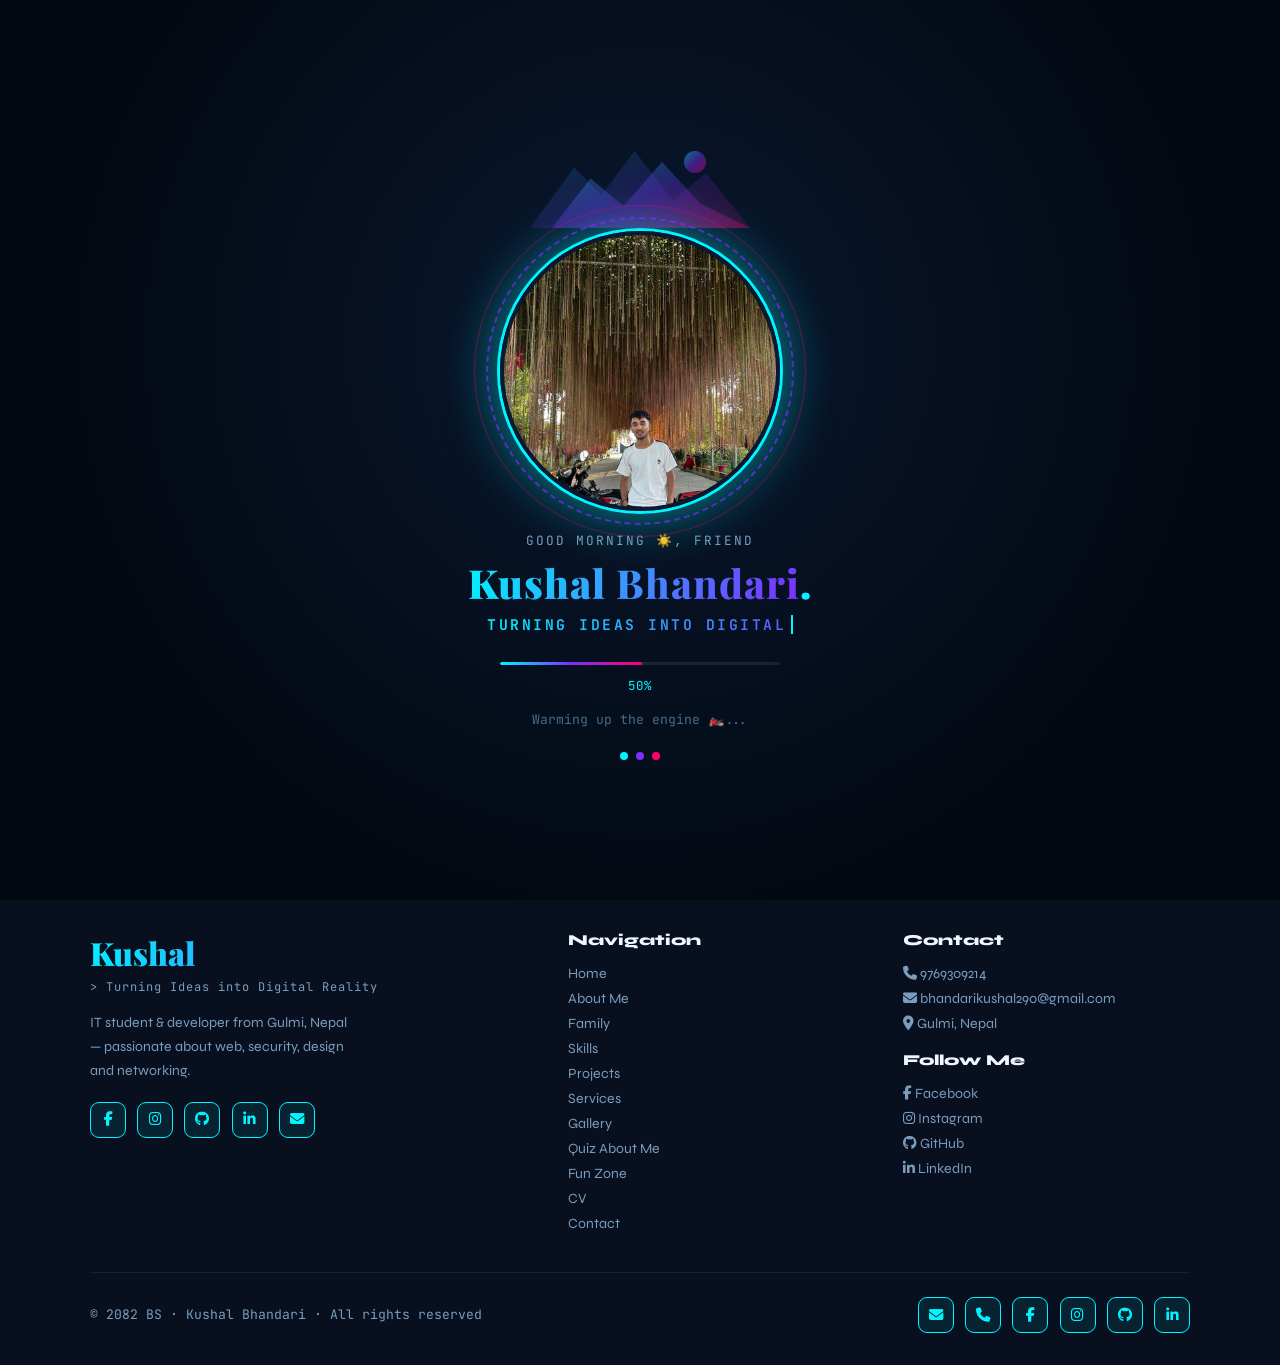
<file: login.html>
<!DOCTYPE html>
<html lang="en" data-theme="dark">
<head>
<meta charset="UTF-8"><meta name="viewport" content="width=device-width, initial-scale=1.0">
<title>Login | Kushal Bhandari</title>
<link href="https://fonts.googleapis.com/css2?family=Playfair+Display:wght@700;900&family=Syne:wght@400;600;700;800&family=JetBrains+Mono:wght@400;600&display=swap" rel="stylesheet">
<link rel="stylesheet" href="https://cdnjs.cloudflare.com/ajax/libs/font-awesome/6.5.0/css/all.min.css">
<link rel="stylesheet" href="shared.css">
<style>
.auth-section{padding:5rem 2rem;min-height:80vh;display:flex;align-items:center;}
.auth-wrap{max-width:1000px;margin:0 auto;width:100%;display:grid;grid-template-columns:1fr 1fr;border-radius:28px;overflow:hidden;border:1.5px solid var(--border);box-shadow:0 30px 90px var(--shadow);}
.auth-brand{background:linear-gradient(180deg,rgba(0,10,25,0.35) 0%,rgba(0,10,25,0.25) 45%,rgba(0,10,25,0.82) 100%),url('photos/ride-nepal.jpg') center 15%/cover no-repeat;padding:3.5rem 2.8rem;position:relative;overflow:hidden;display:flex;flex-direction:column;justify-content:space-between;color:#fff;}
.auth-brand-logo,.auth-brand-title,.auth-brand-desc,.auth-brand-features li{text-shadow:0 2px 12px rgba(0,0,0,0.55);}
.auth-brand::before{content:'';position:absolute;width:260px;height:260px;background:rgba(255,255,255,0.12);border-radius:50%;top:-90px;right:-90px;animation:pcfFloat 8s ease-in-out infinite;}
.auth-brand::after{content:'';position:absolute;width:180px;height:180px;background:rgba(255,255,255,0.08);border-radius:50%;bottom:-60px;left:-60px;animation:pcfFloat 10s ease-in-out infinite reverse;}
.auth-brand-logo{font-family:'Playfair Display',serif;font-weight:900;font-size:1.8rem;position:relative;z-index:1;}
.auth-brand-title{font-family:'Syne',sans-serif;font-weight:800;font-size:1.8rem;line-height:1.3;margin:2rem 0 1rem;position:relative;z-index:1;}
.auth-brand-desc{font-size:0.92rem;line-height:1.8;opacity:0.92;position:relative;z-index:1;}
.auth-brand-features{list-style:none;margin-top:2rem;display:flex;flex-direction:column;gap:0.8rem;position:relative;z-index:1;}
.auth-brand-features li{display:flex;align-items:center;gap:0.7rem;font-size:0.85rem;font-weight:600;}
.auth-brand-features li i{width:26px;height:26px;background:rgba(255,255,255,0.2);border-radius:50%;display:flex;align-items:center;justify-content:center;font-size:0.72rem;}
.auth-form-col{background:var(--card-bg);padding:3.5rem 2.8rem;display:flex;flex-direction:column;justify-content:center;}
.auth-tag{font-family:'JetBrains Mono',monospace;font-size:0.75rem;color:var(--accent1);letter-spacing:2px;text-transform:uppercase;margin-bottom:0.5rem;}
.auth-title{font-family:'Syne',sans-serif;font-weight:800;font-size:1.6rem;color:var(--text-primary);margin-bottom:0.4rem;}
.auth-sub{font-size:0.88rem;color:var(--text-muted);margin-bottom:2rem;}
.auth-field{margin-bottom:1.3rem;position:relative;}
.auth-field label{display:block;font-family:'JetBrains Mono',monospace;font-size:0.72rem;color:var(--text-muted);text-transform:uppercase;letter-spacing:1px;margin-bottom:0.5rem;}
.auth-input-wrap{position:relative;}
.auth-input-wrap i.fa-icon-left{position:absolute;left:1rem;top:50%;transform:translateY(-50%);color:var(--text-muted);font-size:0.9rem;}
.auth-input-wrap input{width:100%;padding:0.85rem 1rem 0.85rem 2.7rem;background:var(--alt-bg);border:1.5px solid var(--border);border-radius:12px;color:var(--text-primary);font-size:0.92rem;font-family:'Syne',sans-serif;transition:all 0.3s;}
.auth-input-wrap input:focus{outline:none;border-color:var(--accent1);box-shadow:0 0 0 3px var(--accent1-glow);}
.auth-toggle-pass{position:absolute;right:1rem;top:50%;transform:translateY(-50%);background:none;border:none;color:var(--text-muted);cursor:pointer;font-size:0.9rem;}
.auth-toggle-pass:hover{color:var(--accent1);}
.auth-row-between{display:flex;align-items:center;justify-content:space-between;margin-bottom:1.5rem;font-size:0.82rem;}
.auth-remember{display:flex;align-items:center;gap:0.5rem;color:var(--text-muted);}
.auth-remember input{accent-color:var(--accent1);}
.auth-forgot{color:var(--accent1);text-decoration:none;font-weight:700;}
.auth-forgot:hover{text-decoration:underline;}
.auth-error{display:none;background:rgba(255,92,122,0.1);border:1px solid #ff5c7a;color:#ff5c7a;font-size:0.82rem;padding:0.7rem 0.9rem;border-radius:10px;margin-bottom:1.2rem;}
.auth-error:not(:empty){display:block;}
.auth-submit{width:100%;padding:0.95rem;border:none;border-radius:12px;background:linear-gradient(135deg,var(--accent1),var(--accent2));color:#fff;font-family:'Syne',sans-serif;font-weight:800;font-size:0.95rem;cursor:pointer;transition:all 0.3s;box-shadow:0 10px 30px var(--accent1-glow);}
.auth-submit:disabled{opacity:0.7;cursor:not-allowed;}
.auth-submit:hover{transform:translateY(-2px);box-shadow:0 15px 40px var(--accent1-glow);}
.auth-divider{display:flex;align-items:center;gap:1rem;margin:1.6rem 0;color:var(--text-muted);font-size:0.78rem;}
.auth-divider::before,.auth-divider::after{content:'';flex:1;height:1px;background:var(--border);}
.auth-social{display:flex;gap:0.8rem;margin-bottom:1.6rem;}
.auth-social-btn{flex:1;display:flex;align-items:center;justify-content:center;gap:0.6rem;padding:0.75rem;border:1.5px solid var(--border);border-radius:12px;background:var(--alt-bg);color:var(--text-primary);font-size:0.85rem;font-weight:700;cursor:pointer;transition:all 0.3s;}
.auth-social-btn:hover{border-color:var(--accent1);color:var(--accent1);transform:translateY(-2px);}
.auth-switch{text-align:center;font-size:0.88rem;color:var(--text-muted);}
.auth-switch a{color:var(--accent1);font-weight:700;text-decoration:none;}
.auth-switch a:hover{text-decoration:underline;}
.auth-note{margin-top:1.5rem;padding:0.85rem 1rem;background:var(--accent1-bg);border:1px solid var(--accent1);border-radius:12px;font-size:0.78rem;color:var(--text-muted);display:flex;gap:0.6rem;align-items:flex-start;}
.auth-note i{color:var(--accent1);margin-top:0.15rem;}
@media(max-width:800px){.auth-wrap{grid-template-columns:1fr;}.auth-brand{padding:2.5rem;}.auth-form-col{padding:2.5rem;}}
</style>
</head>
<body>
<div id="loader"><div class="loader-box"><div class="loader-photo-wrap"><div class="loader-photo-ring2" aria-hidden="true"></div><div class="loader-photo-ring" aria-hidden="true"></div><img src="photos/loader.jpg" alt="Kushal Bhandari with his bike" class="loader-photo"></div><div class="loader-name">Kushal <span class="ln-last">Bhandari</span><span class="loader-dot">.</span></div><div class="loader-slogan-wrap"><span class="loader-slogan">Turning Ideas Into Digital Reality</span></div><div class="loader-bar-wrap"><div class="loader-bar"></div></div><div class="loader-sub">Loading...</div><div class="ld"><span></span><span></span><span></span></div></div></div>
<canvas id="particles"></canvas>
<div class="cursor-dot" id="cDot"></div><div class="cursor-ring" id="cRing"></div>
<div id="settings-panel" class="settings-panel"><div class="sp-header"><span><i class="fas fa-sliders-h"></i> Settings</span><button onclick="closeSettings()"><i class="fas fa-times"></i></button></div><div class="sp-section"><div class="sp-label">Theme</div><div class="theme-btns"><button class="t-btn active" id="darkBtn" onclick="setTheme('dark')"><i class="fas fa-moon"></i> Dark</button><button class="t-btn" id="lightBtn" onclick="setTheme('light')"><i class="fas fa-sun"></i> Light</button></div></div><div class="sp-section"><div class="sp-label">Accent Color</div><div class="color-picks"><button class="c-pick active" style="--c:#00f5ff" data-color="cyan" onclick="setColor('cyan',this)"></button><button class="c-pick" style="--c:#7b2fff" data-color="purple" onclick="setColor('purple',this)"></button><button class="c-pick" style="--c:#ff006e" data-color="pink" onclick="setColor('pink',this)"></button><button class="c-pick" style="--c:#00e676" data-color="green" onclick="setColor('green',this)"></button><button class="c-pick" style="--c:#ff9100" data-color="orange" onclick="setColor('orange',this)"></button></div></div><div class="sp-section"><div class="sp-label">Font Size</div><div class="zoom-row"><button class="zoom-btn" onclick="changeZoom(-10)"><i class="fas fa-search-minus"></i></button><span id="zoomVal">100%</span><button class="zoom-btn" onclick="changeZoom(10)"><i class="fas fa-search-plus"></i></button></div></div></div>
<div id="settings-overlay" class="sp-overlay" onclick="closeSettings()"></div>
<nav id="nav"><div class="nav-inner"><a class="nav-logo" href="index.html"><span class="logo-k">Kushal</span><span class="logo-dot">.</span><span class="logo-slogan">IT Developer &amp; Designer</span></a><ul class="nav-links" id="navL"><li><a href="index.html">Home</a></li><li><a href="about.html">About</a></li><li><a href="family.html">Family</a></li><li><a href="skills.html">Skills</a></li><li><a href="projects.html">Projects</a></li><li><a href="services.html">Services</a></li><li><a href="gallery.html">Gallery</a></li><li><a href="quiz.html">Quiz</a></li><li><a href="fun.html">Fun Zone</a></li><li><a href="cv.html">CV</a></li><li><a href="contact.html">Contact</a></li></ul><div class="nav-actions"><div class="nav-auth"><a href="login.html" class="nav-auth-btn nav-auth-login active">Login</a><a href="signup.html" class="nav-auth-btn nav-auth-signup">Sign Up</a></div><button class="nav-icon-btn" onclick="openSettings()"><i class="fas fa-cog"></i></button><button class="hamburger" id="ham" onclick="toggleNav()"><span></span><span></span><span></span></button></div></div></nav>
<div class="marquee-wrap"><div class="marquee-track" id="marqueeTrack"></div></div>
<main>
<section class="auth-section"><div class="auth-wrap reveal">
  <div class="auth-brand">
    <div class="auth-brand-logo">Kushal<span style="opacity:0.7">.</span></div>
    <div>
      <div class="auth-brand-title">Welcome Back to My Portfolio Space</div>
      <div class="auth-brand-desc">Log in to unlock a more personal experience — save your favorite projects, leave feedback, and follow along as new work gets added.</div>
      <ul class="auth-brand-features">
        <li><i class="fas fa-check"></i> Track projects you're interested in</li>
        <li><i class="fas fa-check"></i> Get notified about new updates</li>
        <li><i class="fas fa-check"></i> Faster contact & quote requests</li>
      </ul>
    </div>
    <div style="font-size:0.75rem;opacity:0.8;position:relative;z-index:1">© 2082 BS Kushal Bhandari</div>
  </div>
  <div class="auth-form-col">
    <div class="auth-tag">// Member Login</div>
    <h1 class="auth-title">Sign In to Your Account</h1>
    <p class="auth-sub">Enter your details to continue.</p>
    <form id="loginForm">
      <div class="auth-field">
        <label>Email Address</label>
        <div class="auth-input-wrap">
          <i class="fas fa-envelope fa-icon-left"></i>
          <input type="email" id="loginEmail" placeholder="you@example.com" required>
        </div>
      </div>
      <div class="auth-field">
        <label>Password</label>
        <div class="auth-input-wrap">
          <i class="fas fa-lock fa-icon-left"></i>
          <input type="password" id="loginPass" placeholder="Enter your password" required>
          <button type="button" class="auth-toggle-pass" onclick="togglePass('loginPass', this)"><i class="fas fa-eye"></i></button>
        </div>
      </div>
      <div class="auth-row-between">
        <label class="auth-remember"><input type="checkbox"> Remember me</label>
        <a href="#" class="auth-forgot">Forgot password?</a>
      </div>
      <div class="auth-error" id="loginError"></div>
      <button type="submit" class="auth-submit" id="loginSubmitBtn"><i class="fas fa-sign-in-alt"></i> Login</button>
    </form>
    <div class="auth-divider">or continue with</div>
    <div class="auth-social">
      <button class="auth-social-btn"><i class="fab fa-google"></i> Google</button>
      <button class="auth-social-btn"><i class="fab fa-github"></i> GitHub</button>
    </div>
    <div class="auth-switch">Don't have an account? <a href="signup.html">Sign up here</a></div>
  </div>
</div></section>
</main>
<footer id="footer"></footer>
<div id="chatbot-root"></div>
<script src="auth.js"></script>
<script src="shared.js"></script>
<script>
function togglePass(id, btn){
  const inp = document.getElementById(id);
  const icon = btn.querySelector('i');
  if(inp.type === 'password'){ inp.type = 'text'; icon.classList.remove('fa-eye'); icon.classList.add('fa-eye-slash'); }
  else { inp.type = 'password'; icon.classList.remove('fa-eye-slash'); icon.classList.add('fa-eye'); }
}
document.getElementById('loginForm').addEventListener('submit', async (e) => {
  e.preventDefault();
  const errBox = document.getElementById('loginError');
  const btn = document.getElementById('loginSubmitBtn');
  errBox.textContent = '';
  const email = document.getElementById('loginEmail').value;
  const pass = document.getElementById('loginPass').value;
  btn.disabled = true;
  btn.innerHTML = '<i class="fas fa-spinner fa-spin"></i> Signing in...';
  const res = await window.KBAuth.login(email, pass);
  if (!res.ok) {
    errBox.textContent = res.error;
    btn.disabled = false;
    btn.innerHTML = '<i class="fas fa-sign-in-alt"></i> Login';
    return;
  }
  window.KBAuth.launchWelcomeCelebration(res.user, 'index.html');
});
</script>
</body></html>
</file>
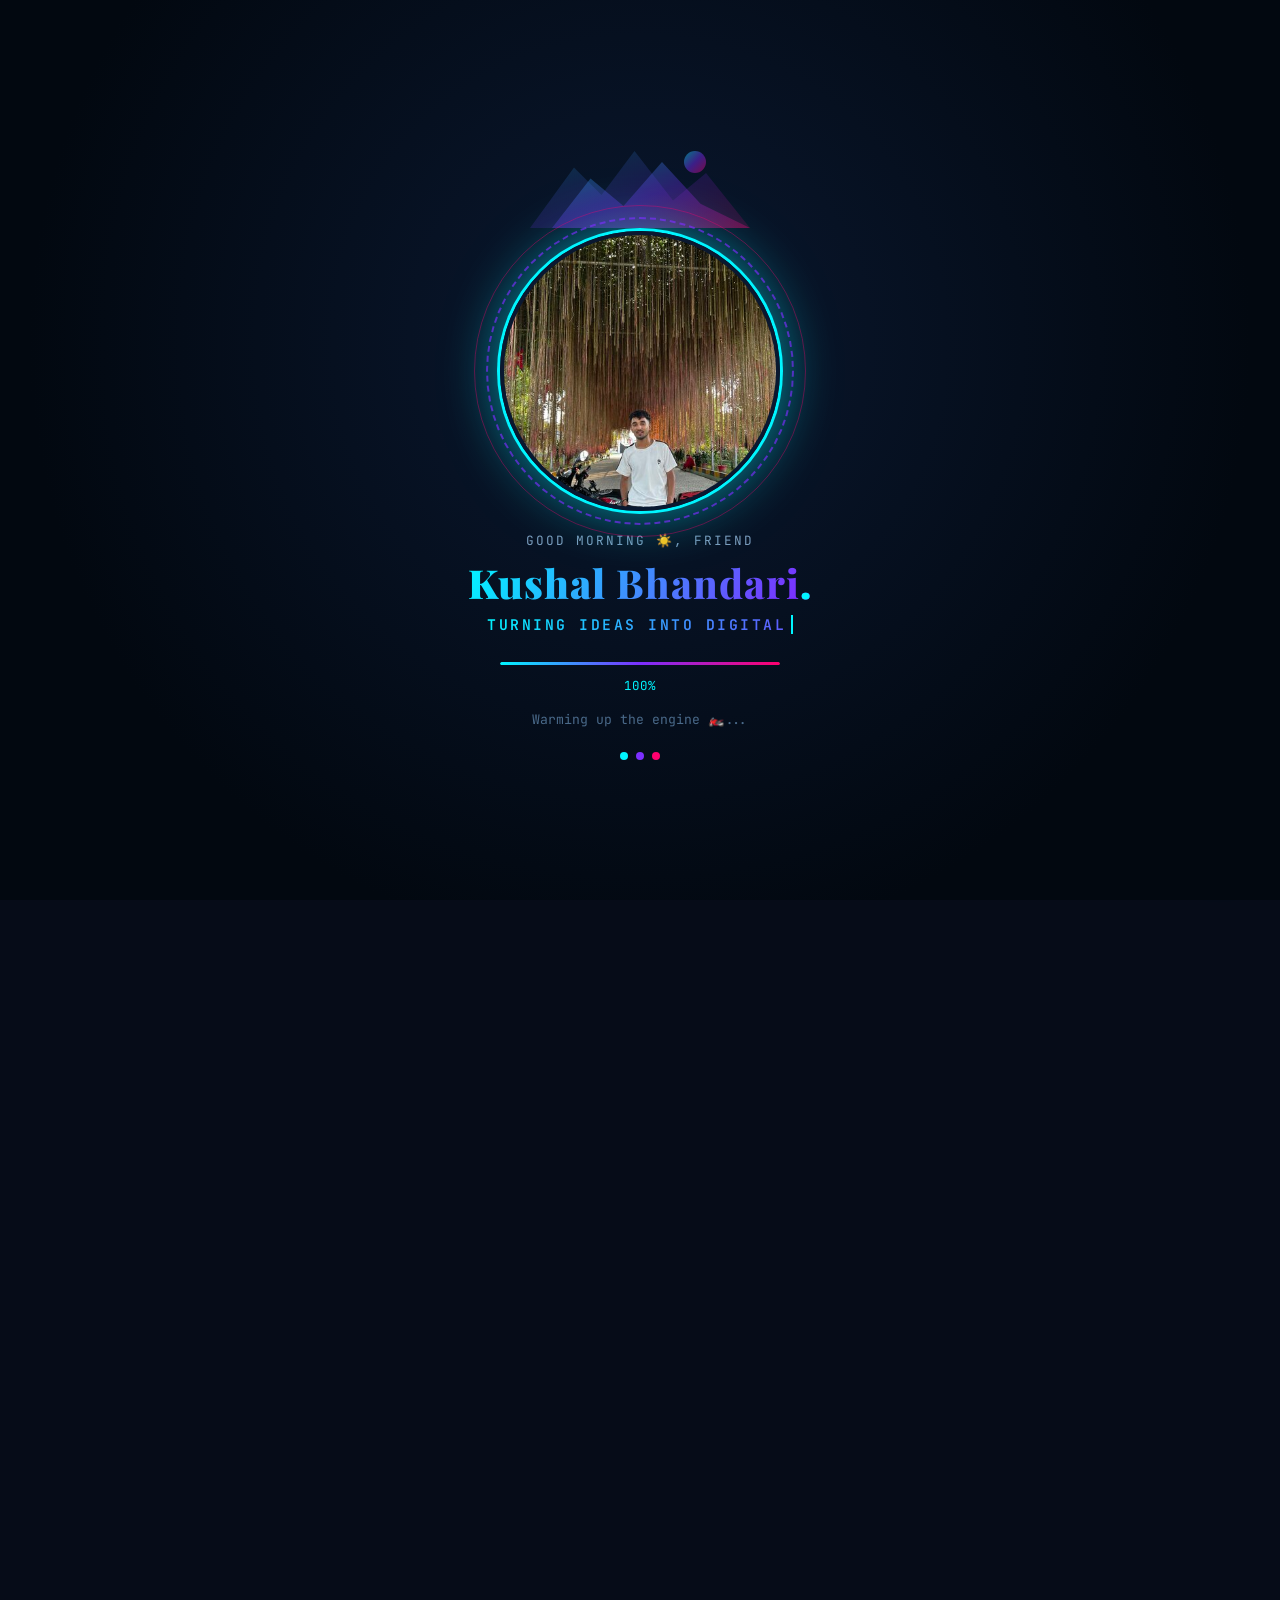
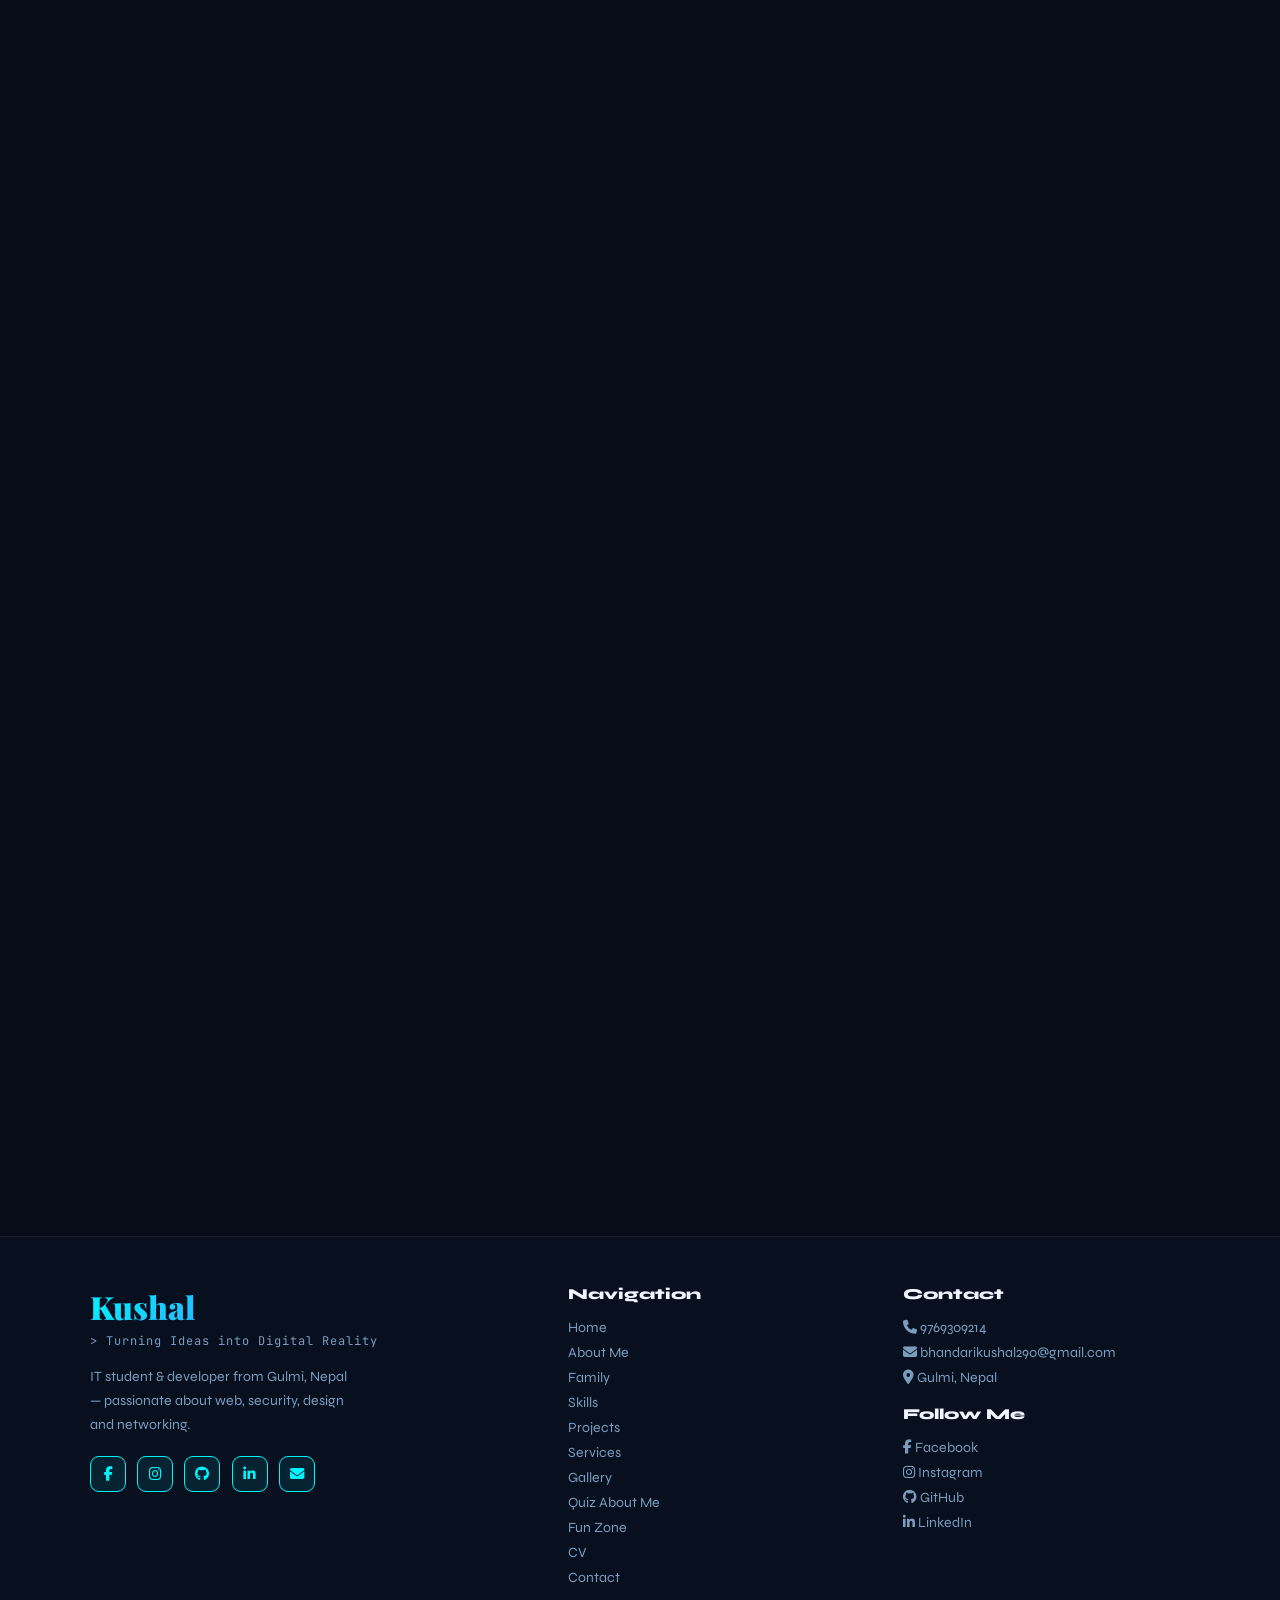
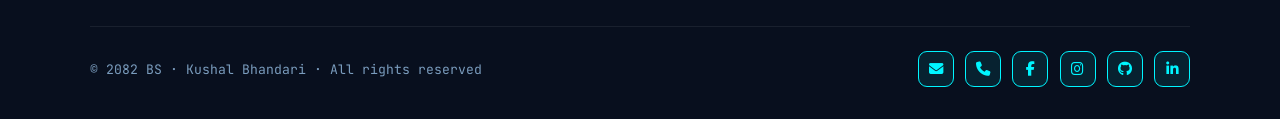
<file: projects.html>
<!DOCTYPE html>
<html lang="en" data-theme="dark">
<head>
<meta charset="UTF-8"><meta name="viewport" content="width=device-width, initial-scale=1.0">
<title>Projects | Kushal Bhandari</title>
<link href="https://fonts.googleapis.com/css2?family=Playfair+Display:wght@700;900&family=Syne:wght@400;600;700;800&family=JetBrains+Mono:wght@400;600&display=swap" rel="stylesheet">
<link rel="stylesheet" href="https://cdnjs.cloudflare.com/ajax/libs/font-awesome/6.5.0/css/all.min.css">
<link rel="stylesheet" href="shared.css">
<style>
.projects-section{padding:5rem 2rem;}
.projects-inner{max-width:1100px;margin:0 auto;}
.projects-grid{display:grid;grid-template-columns:repeat(auto-fill,minmax(320px,1fr));gap:2rem;margin-top:3rem;}
.pcard{background:var(--card-bg);border:1.5px solid var(--border);border-radius:22px;overflow:hidden;transition:all 0.35s;}
.pcard:hover{transform:translateY(-8px);border-color:var(--accent1);box-shadow:0 25px 60px var(--accent1-glow);}
.pcard-top{padding:2rem 2rem 1.5rem;}
.pcard-icon{font-size:2.8rem;margin-bottom:1rem;}
.pcard-class{font-family:'JetBrains Mono',monospace;font-size:0.72rem;color:var(--accent2);letter-spacing:2px;text-transform:uppercase;margin-bottom:0.4rem;}
.pcard-year{font-family:'JetBrains Mono',monospace;font-size:0.72rem;color:var(--text-muted);letter-spacing:1px;}
.pcard-title{font-family:'Syne',sans-serif;font-weight:800;font-size:1.2rem;color:var(--text-primary);margin:0.5rem 0 0.8rem;}
.pcard-desc{font-size:0.9rem;color:var(--text-muted);line-height:1.75;}
.pcard-what{margin-top:1.2rem;}
.pcard-what-title{font-family:'JetBrains Mono',monospace;font-size:0.7rem;color:var(--accent1);text-transform:uppercase;letter-spacing:1.5px;margin-bottom:0.5rem;}
.pcard-list{list-style:none;display:flex;flex-direction:column;gap:0.3rem;}
.pcard-list li{font-size:0.85rem;color:var(--text-muted);display:flex;align-items:flex-start;gap:0.5rem;}
.pcard-list li::before{content:'→';color:var(--accent1);flex-shrink:0;margin-top:1px;}
.pcard-bottom{padding:0 2rem 1.8rem;}
.pcard-tags{display:flex;flex-wrap:wrap;gap:0.4rem;}
.ptag{font-size:0.72rem;padding:0.22rem 0.7rem;border-radius:100px;background:var(--accent1-bg);color:var(--accent1);border:1px solid rgba(0,245,255,0.15);font-family:'JetBrains Mono',monospace;}

/* ===== Featured Project: School Management System ===== */
.pcard-featured{grid-column:1/-1;position:relative;border-radius:28px;border:1.5px solid var(--border);background:var(--card-bg);overflow:hidden;isolation:isolate;}
.pcard-featured::before{content:'';position:absolute;inset:-2px;z-index:-1;border-radius:28px;background:conic-gradient(from 0deg,var(--accent1),var(--accent2),var(--accent3),var(--accent1));opacity:0.55;animation:spinBorder 6s linear infinite;filter:blur(1px);}
.pcard-featured::after{content:'';position:absolute;inset:1.5px;border-radius:26px;background:var(--card-bg);z-index:-1;}
@keyframes spinBorder{to{transform:rotate(360deg)}}
.pcf-glow{position:absolute;top:-120px;right:-120px;width:320px;height:320px;background:radial-gradient(circle,var(--accent1-glow),transparent 70%);border-radius:50%;pointer-events:none;animation:pcfFloat 8s ease-in-out infinite;}
@keyframes pcfFloat{0%,100%{transform:translate(0,0)}50%{transform:translate(-30px,30px)}}
.pcf-inner{position:relative;padding:2.8rem;display:grid;grid-template-columns:1.1fr 0.9fr;gap:2.5rem;align-items:start;}
.pcf-top-row{display:flex;align-items:center;justify-content:space-between;gap:1rem;flex-wrap:wrap;margin-bottom:1.2rem;}
.pcf-badge-live{display:inline-flex;align-items:center;gap:0.5rem;font-family:'JetBrains Mono',monospace;font-size:0.72rem;letter-spacing:1.5px;text-transform:uppercase;color:var(--accent1);background:var(--accent1-bg);border:1px solid var(--accent1);padding:0.4rem 0.9rem;border-radius:100px;}
.pcf-badge-live .dot{width:7px;height:7px;border-radius:50%;background:var(--accent1);box-shadow:0 0 8px var(--accent1);animation:blink 1.2s ease infinite;}
.pcf-platforms{display:flex;gap:0.5rem;}
.pcf-plat{width:38px;height:38px;border-radius:12px;background:var(--alt-bg);border:1.5px solid var(--border);display:flex;align-items:center;justify-content:center;font-size:1rem;color:var(--accent1);transition:all 0.3s;animation:pcfBob 3s ease-in-out infinite;}
.pcf-plat:nth-child(2){animation-delay:0.3s;}
.pcf-plat:nth-child(3){animation-delay:0.6s;}
@keyframes pcfBob{0%,100%{transform:translateY(0)}50%{transform:translateY(-5px)}}
.pcf-plat:hover{border-color:var(--accent1);background:var(--accent1-bg);transform:scale(1.1);}
.pcf-icon-big{font-size:3.2rem;margin-bottom:0.8rem;}
.pcf-class{font-family:'JetBrains Mono',monospace;font-size:0.75rem;color:var(--accent2);letter-spacing:2px;text-transform:uppercase;margin-bottom:0.4rem;}
.pcf-title{font-family:'Syne',sans-serif;font-weight:800;font-size:1.7rem;color:var(--text-primary);margin-bottom:0.9rem;line-height:1.25;}
.pcf-title em{font-style:italic;background:linear-gradient(135deg,var(--accent1),var(--accent2));-webkit-background-clip:text;-webkit-text-fill-color:transparent;}
.pcf-desc{font-size:0.95rem;color:var(--text-muted);line-height:1.85;margin-bottom:1.6rem;}
.pcf-features-grid{display:grid;grid-template-columns:1fr 1fr;gap:0.9rem;margin-bottom:1.6rem;}
.pcf-feat{background:var(--alt-bg);border:1.5px solid var(--border);border-radius:14px;padding:0.9rem 1rem;transition:all 0.3s;}
.pcf-feat:hover{border-color:var(--accent1);transform:translateY(-3px);box-shadow:0 10px 25px var(--accent1-glow);}
.pcf-feat-icon{color:var(--accent1);font-size:1rem;margin-bottom:0.4rem;}
.pcf-feat-name{font-family:'Syne',sans-serif;font-weight:700;font-size:0.83rem;color:var(--text-primary);margin-bottom:0.2rem;}
.pcf-feat-desc{font-size:0.75rem;color:var(--text-muted);line-height:1.5;}
.pcf-side-title{font-family:'JetBrains Mono',monospace;font-size:0.72rem;color:var(--accent1);text-transform:uppercase;letter-spacing:1.5px;margin-bottom:1rem;}
.pcf-role-list{display:flex;flex-direction:column;gap:0.7rem;margin-bottom:1.8rem;}
.pcf-role{display:flex;align-items:center;gap:0.8rem;background:var(--alt-bg);border:1.5px solid var(--border);border-radius:14px;padding:0.8rem 1rem;transition:all 0.3s;}
.pcf-role:hover{border-color:var(--accent2);transform:translateX(6px);}
.pcf-role-icon{width:34px;height:34px;border-radius:10px;background:var(--accent1-bg);display:flex;align-items:center;justify-content:center;color:var(--accent1);flex-shrink:0;}
.pcf-role-text b{display:block;font-family:'Syne',sans-serif;font-size:0.85rem;color:var(--text-primary);}
.pcf-role-text span{font-size:0.75rem;color:var(--text-muted);}
.pcf-tags{display:flex;flex-wrap:wrap;gap:0.4rem;margin-bottom:1.6rem;}
.pcf-stack{display:flex;flex-wrap:wrap;gap:0.6rem;padding-top:1.5rem;border-top:1px solid var(--border);}
.pcf-stack-item{display:flex;align-items:center;gap:0.4rem;font-size:0.8rem;font-weight:700;color:var(--text-primary);background:var(--card-bg);border:1.5px solid var(--border);border-radius:10px;padding:0.5rem 0.85rem;transition:all 0.3s;}
.pcf-stack-item:hover{border-color:var(--accent1);color:var(--accent1);transform:translateY(-3px);}
@media(max-width:850px){.pcf-inner{grid-template-columns:1fr;padding:2rem;}.pcf-features-grid{grid-template-columns:1fr;}}
</style>
</head>
<body>
<div id="loader"><div class="loader-box"><div class="loader-photo-wrap"><div class="loader-photo-ring2" aria-hidden="true"></div><div class="loader-photo-ring" aria-hidden="true"></div><img src="photos/loader.jpg" alt="Kushal Bhandari with his bike" class="loader-photo"></div><div class="loader-name">Kushal <span class="ln-last">Bhandari</span><span class="loader-dot">.</span></div><div class="loader-slogan-wrap"><span class="loader-slogan">Turning Ideas Into Digital Reality</span></div><div class="loader-bar-wrap"><div class="loader-bar"></div></div><div class="loader-sub">Loading projects...</div><div class="ld"><span></span><span></span><span></span></div></div></div>
<canvas id="particles"></canvas><div class="cursor-dot" id="cDot"></div><div class="cursor-ring" id="cRing"></div>
<div id="settings-panel" class="settings-panel"><div class="sp-header"><span><i class="fas fa-sliders-h"></i> Settings</span><button onclick="closeSettings()"><i class="fas fa-times"></i></button></div><div class="sp-section"><div class="sp-label">Theme</div><div class="theme-btns"><button class="t-btn active" id="darkBtn" onclick="setTheme('dark')"><i class="fas fa-moon"></i> Dark</button><button class="t-btn" id="lightBtn" onclick="setTheme('light')"><i class="fas fa-sun"></i> Light</button></div></div><div class="sp-section"><div class="sp-label">Accent Color</div><div class="color-picks"><button class="c-pick active" style="--c:#00f5ff" data-color="cyan" onclick="setColor('cyan',this)"></button><button class="c-pick" style="--c:#7b2fff" data-color="purple" onclick="setColor('purple',this)"></button><button class="c-pick" style="--c:#ff006e" data-color="pink" onclick="setColor('pink',this)"></button><button class="c-pick" style="--c:#00e676" data-color="green" onclick="setColor('green',this)"></button><button class="c-pick" style="--c:#ff9100" data-color="orange" onclick="setColor('orange',this)"></button></div></div><div class="sp-section"><div class="sp-label">Font Size</div><div class="zoom-row"><button class="zoom-btn" onclick="changeZoom(-10)"><i class="fas fa-search-minus"></i></button><span id="zoomVal">100%</span><button class="zoom-btn" onclick="changeZoom(10)"><i class="fas fa-search-plus"></i></button></div></div></div>
<div id="settings-overlay" class="sp-overlay" onclick="closeSettings()"></div>
<nav id="nav"><div class="nav-inner"><a class="nav-logo" href="index.html"><span class="logo-k">Kushal</span><span class="logo-dot">.</span><span class="logo-slogan">IT Developer &amp; Designer</span></a><ul class="nav-links" id="navL"><li><a href="index.html">Home</a></li><li><a href="about.html">About</a></li><li><a href="family.html">Family</a></li><li><a href="skills.html">Skills</a></li><li><a href="projects.html" class="active">Projects</a></li><li><a href="services.html">Services</a></li><li><a href="gallery.html">Gallery</a></li><li><a href="quiz.html">Quiz</a></li><li><a href="fun.html">Fun Zone</a></li><li><a href="cv.html">CV</a></li><li><a href="contact.html">Contact</a></li></ul><div class="nav-actions"><div class="nav-auth"><a href="login.html" class="nav-auth-btn nav-auth-login">Login</a><a href="signup.html" class="nav-auth-btn nav-auth-signup">Sign Up</a></div><button class="nav-icon-btn" onclick="openSettings()"><i class="fas fa-cog"></i></button><button class="hamburger" id="ham" onclick="toggleNav()"><span></span><span></span><span></span></button></div></div></nav>
<div class="marquee-wrap"><div class="marquee-track" id="marqueeTrack"></div></div>
<main>
<div class="page-hero"><div class="page-hero-inner"><div class="page-hero-tag">// My Work</div><h1 class="page-hero-title">Projects I've <em>Built</em></h1><p class="page-hero-desc">A record of everything I've created — from design to code, from school projects to real systems.</p><div class="page-hero-line"></div></div></div>
<section class="projects-section"><div class="projects-inner">
  <div class="reveal" style="margin-bottom:1rem"><div class="sec-tag">// All Projects</div><h2 class="sec-title">My <em>Portfolio</em></h2><div class="sec-line"></div></div>
  <div class="projects-grid">
    <div class="pcard reveal">
      <div class="pcard-top">
        <div class="pcard-icon">🎨</div>
        <div class="pcard-class">Class 9T</div>
        <div class="pcard-year">2079 BS</div>
        <div class="pcard-title">Festive Graphic Design Collection</div>
        <div class="pcard-desc">A collection of digital graphic design work created during Class 9 IT studies, focused on festive and cultural themes.</div>
        <div class="pcard-what"><div class="pcard-what-title">What was built:</div><ul class="pcard-list"><li>Holi festival digital poster with vibrant color splashes</li><li>Dashain celebration banner with traditional motifs</li><li>Typography-based festival greetings</li><li>Social media ready graphics for sharing</li></ul></div>
      </div>
      <div class="pcard-bottom"><div class="pcard-tags"><span class="ptag">Graphic Design</span><span class="ptag">Poster Art</span><span class="ptag">Holi</span><span class="ptag">Dashain</span><span class="ptag">Typography</span></div></div>
    </div>
    <div class="pcard reveal">
      <div class="pcard-top">
        <div class="pcard-icon">🏨</div>
        <div class="pcard-class">Class 10T</div>
        <div class="pcard-year">2080 BS</div>
        <div class="pcard-title">Hotel Management Website</div>
        <div class="pcard-desc">A fully functional hotel management web application with an admin panel, customer-facing booking system, and billing management.</div>
        <div class="pcard-what"><div class="pcard-what-title">What was built:</div><ul class="pcard-list"><li>Room listing and availability system</li><li>Customer registration & booking form</li><li>Admin dashboard for managing reservations</li><li>Invoice and billing generation module</li><li>Responsive UI with CSS styling</li></ul></div>
      </div>
      <div class="pcard-bottom"><div class="pcard-tags"><span class="ptag">HTML</span><span class="ptag">CSS</span><span class="ptag">JavaScript</span><span class="ptag">Database</span><span class="ptag">Web Dev</span></div></div>
    </div>
    <div class="pcard reveal">
      <div class="pcard-top">
        <div class="pcard-icon">🔐</div>
        <div class="pcard-class">Class 11T</div>
        <div class="pcard-year">2081 BS</div>
        <div class="pcard-title">Cybersecurity & Social Engineering Demo</div>
        <div class="pcard-desc">Educational project exploring social engineering tools and ethical phishing attack simulation for cybersecurity awareness training.</div>
        <div class="pcard-what"><div class="pcard-what-title">What was built:</div><ul class="pcard-list"><li>Social engineering toolkit setup & demo</li><li>Phishing awareness simulation (ethical)</li><li>Security awareness documentation</li><li>Presentation on digital threat prevention</li></ul></div>
      </div>
      <div class="pcard-bottom"><div class="pcard-tags"><span class="ptag">Cybersecurity</span><span class="ptag">Social Engineering</span><span class="ptag">Phishing</span><span class="ptag">Kali Linux</span></div></div>
    </div>
    <div class="pcard reveal">
      <div class="pcard-top">
        <div class="pcard-icon">🧮</div>
        <div class="pcard-class">Class 11T</div>
        <div class="pcard-year">2081 BS</div>
        <div class="pcard-title">Calculator Application (Java)</div>
        <div class="pcard-desc">A fully functional desktop calculator built with Java, featuring a clean GUI and standard arithmetic operations.</div>
        <div class="pcard-what"><div class="pcard-what-title">What was built:</div><ul class="pcard-list"><li>Arithmetic operations (add, subtract, multiply, divide)</li><li>Graphical user interface with Java Swing</li><li>Error handling for invalid operations</li><li>History of calculations</li></ul></div>
      </div>
      <div class="pcard-bottom"><div class="pcard-tags"><span class="ptag">Java</span><span class="ptag">Java Swing</span><span class="ptag">OOP</span><span class="ptag">Desktop App</span></div></div>
    </div>
    <div class="pcard reveal">
      <div class="pcard-top">
        <div class="pcard-icon">📱</div>
        <div class="pcard-class">Class 11T</div>
        <div class="pcard-year">2081 BS</div>
        <div class="pcard-title">Android Mobile Application</div>
        <div class="pcard-desc">A complete Android mobile app developed using Java and Android Studio, focused on a practical real-world use case.</div>
        <div class="pcard-what"><div class="pcard-what-title">What was built:</div><ul class="pcard-list"><li>User-friendly Android interface (XML layouts)</li><li>Java-based business logic and data handling</li><li>Multiple activity navigation</li><li>APK build and device testing</li></ul></div>
      </div>
      <div class="pcard-bottom"><div class="pcard-tags"><span class="ptag">Java</span><span class="ptag">Android</span><span class="ptag">Android Studio</span><span class="ptag">Mobile Dev</span></div></div>
    </div>
    <div class="pcard-featured reveal">
      <div class="pcf-glow"></div>
      <div class="pcf-inner">
        <div>
          <div class="pcf-top-row">
            <span class="pcf-badge-live"><span class="dot"></span> Completed</span>
            <div class="pcf-platforms">
              <div class="pcf-plat" title="Web App"><i class="fas fa-globe"></i></div>
              <div class="pcf-plat" title="Desktop App"><i class="fas fa-desktop"></i></div>
            </div>
          </div>
          <div class="pcf-icon-big">🏫</div>
          <div class="pcf-class">Class 12T · 2082 BS — Completed</div>
          <h3 class="pcf-title">School Management <em>System</em></h3>
          <p class="pcf-desc">A complete School Management System available as a <strong>Web App</strong> and <strong>Desktop App</strong> — built to handle everything a school needs digitally, from admissions to results, with a clean, welcoming interface.</p>

          <div class="pcf-features-grid">
            <div class="pcf-feat"><div class="pcf-feat-icon"><i class="fas fa-user-shield"></i></div><div class="pcf-feat-name">Role-Based Access</div><div class="pcf-feat-desc">Separate dashboards for Admin, Teachers, Students & Parents.</div></div>
            <div class="pcf-feat"><div class="pcf-feat-icon"><i class="fas fa-calendar-check"></i></div><div class="pcf-feat-name">Attendance Tracking</div><div class="pcf-feat-desc">Digital daily attendance with automatic reports.</div></div>
            <div class="pcf-feat"><div class="pcf-feat-icon"><i class="fas fa-file-invoice-dollar"></i></div><div class="pcf-feat-name">Fee Management</div><div class="pcf-feat-desc">Online fee tracking, receipts, and due reminders.</div></div>
            <div class="pcf-feat"><div class="pcf-feat-icon"><i class="fas fa-chart-line"></i></div><div class="pcf-feat-name">Result System</div><div class="pcf-feat-desc">Marks entry, grade calculation, digital report cards.</div></div>
            <div class="pcf-feat"><div class="pcf-feat-icon"><i class="fas fa-bell"></i></div><div class="pcf-feat-name">Notice Board</div><div class="pcf-feat-desc">Real-time announcements to students & parents.</div></div>
            <div class="pcf-feat"><div class="pcf-feat-icon"><i class="fas fa-comments"></i></div><div class="pcf-feat-name">Messaging</div><div class="pcf-feat-desc">In-app chat between teachers, students & admin.</div></div>
          </div>

          <div class="pcf-tags">
            <span class="ptag">Web App</span><span class="ptag">Desktop App</span><span class="ptag">Java</span><span class="ptag">MySQL</span><span class="ptag">HTML/CSS/JS</span>
          </div>
        </div>

        <div>
          <div class="pcf-side-title">// User Roles</div>
          <div class="pcf-role-list">
            <div class="pcf-role"><div class="pcf-role-icon"><i class="fas fa-user-tie"></i></div><div class="pcf-role-text"><b>Admin</b><span>Manages the entire school system & data</span></div></div>
            <div class="pcf-role"><div class="pcf-role-icon"><i class="fas fa-chalkboard-teacher"></i></div><div class="pcf-role-text"><b>Teacher</b><span>Attendance, results & class management</span></div></div>
            <div class="pcf-role"><div class="pcf-role-icon"><i class="fas fa-user-graduate"></i></div><div class="pcf-role-text"><b>Student</b><span>View results, attendance & notices</span></div></div>
            <div class="pcf-role"><div class="pcf-role-icon"><i class="fas fa-user-friends"></i></div><div class="pcf-role-text"><b>Parent</b><span>Track child's progress & fee status</span></div></div>
          </div>
          <div class="pcf-side-title">// Platforms</div>
          <div class="pcf-stack">
            <div class="pcf-stack-item"><i class="fas fa-globe"></i> Web (Browser)</div>
            <div class="pcf-stack-item"><i class="fas fa-desktop"></i> Windows Desktop</div>
          </div>
        </div>
      </div>
    </div>
  </div>
</div></section>
</main>
<footer id="footer"></footer><div id="chatbot-root"></div>
<script src="auth.js"></script>
<script src="shared.js"></script>
</body></html>
</file>
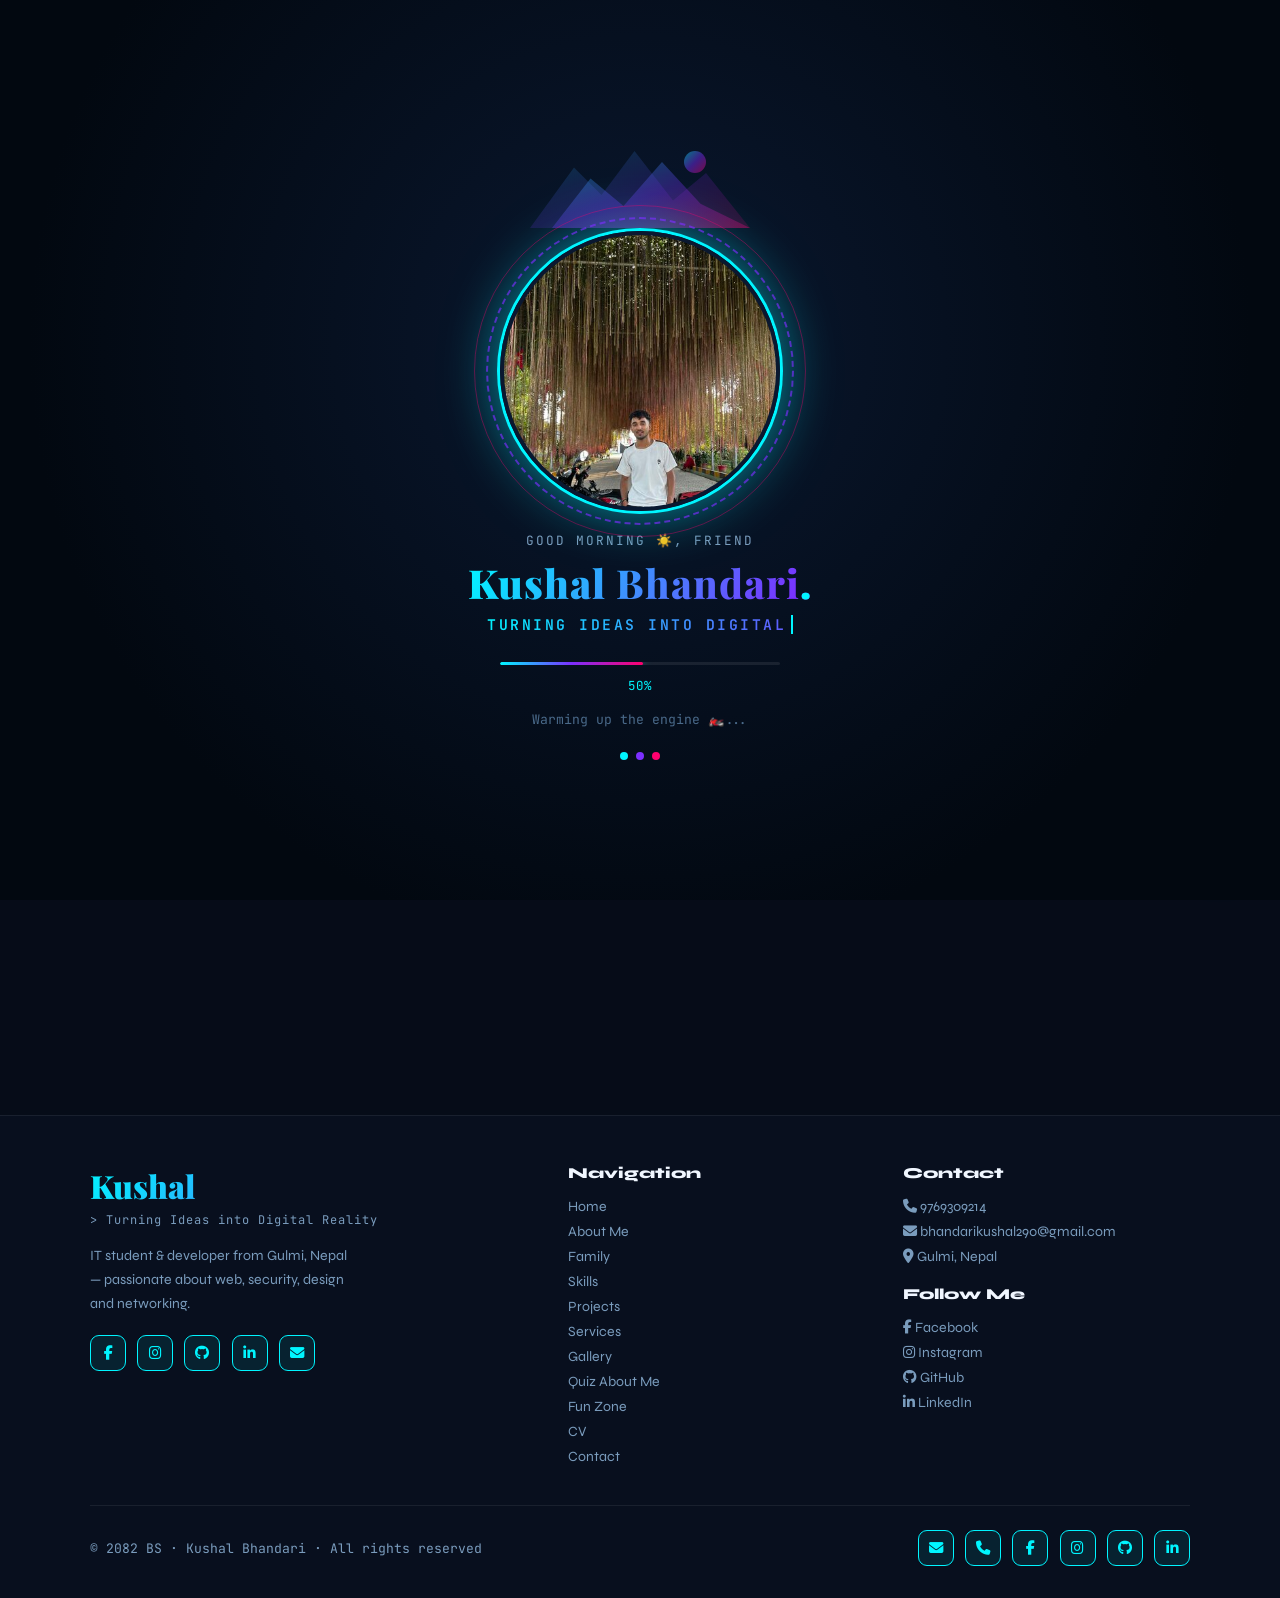
<file: quiz.html>
<!DOCTYPE html>
<html lang="en" data-theme="dark">
<head>
<meta charset="UTF-8"><meta name="viewport" content="width=device-width, initial-scale=1.0">
<title>Quiz About Me | Kushal Bhandari</title>
<link href="https://fonts.googleapis.com/css2?family=Playfair+Display:wght@700;900&family=Syne:wght@400;600;700;800&family=JetBrains+Mono:wght@400;600&display=swap" rel="stylesheet">
<link rel="stylesheet" href="https://cdnjs.cloudflare.com/ajax/libs/font-awesome/6.5.0/css/all.min.css">
<link rel="stylesheet" href="shared.css">
<style>
.quiz-section{padding:5rem 2rem;}
.quiz-inner{max-width:780px;margin:0 auto;}
.quiz-card{background:var(--card-bg);border:1.5px solid var(--border);border-radius:22px;padding:2.5rem;margin-top:2.5rem;box-shadow:0 20px 60px var(--shadow);}
.quiz-progress-wrap{display:flex;align-items:center;gap:1rem;margin-bottom:2rem;}
.quiz-progress-bar-bg{flex:1;height:6px;background:var(--alt-bg);border-radius:6px;overflow:hidden;}
.quiz-progress-bar{height:100%;width:0%;background:linear-gradient(90deg,var(--accent1),var(--accent2));border-radius:6px;transition:width 0.4s ease;}
.quiz-progress-txt{font-family:'JetBrains Mono',monospace;font-size:0.78rem;color:var(--text-muted);white-space:nowrap;}
.q-block{display:none;}
.q-block.active{display:block;animation:fadeInUp 0.4s ease;}
.q-num{font-family:'JetBrains Mono',monospace;font-size:0.75rem;color:var(--accent1);letter-spacing:2px;text-transform:uppercase;margin-bottom:0.6rem;}
.q-text{font-family:'Syne',sans-serif;font-weight:800;font-size:1.3rem;color:var(--text-primary);margin-bottom:1.6rem;line-height:1.5;}
.q-options{display:flex;flex-direction:column;gap:0.8rem;}
.q-opt{display:flex;align-items:center;gap:0.9rem;padding:1rem 1.2rem;border:1.5px solid var(--border);border-radius:14px;background:var(--alt-bg);cursor:pointer;transition:all 0.25s;font-size:0.95rem;color:var(--text-primary);}
.q-opt:hover{border-color:var(--accent1);transform:translateX(4px);}
.q-opt.selected{border-color:var(--accent1);background:var(--accent1-bg);}
.q-opt.correct{border-color:#00e676;background:rgba(0,230,118,0.1);}
.q-opt.wrong{border-color:#ff5c7a;background:rgba(255,92,122,0.1);}
.q-opt-letter{width:30px;height:30px;border-radius:8px;background:var(--card-bg);border:1.5px solid var(--border);display:flex;align-items:center;justify-content:center;font-family:'JetBrains Mono',monospace;font-weight:700;font-size:0.82rem;flex-shrink:0;}
.q-nav{display:flex;justify-content:space-between;align-items:center;margin-top:2rem;}
.q-feedback{margin-top:1.2rem;font-size:0.88rem;font-weight:700;display:none;padding:0.8rem 1rem;border-radius:12px;}
.q-feedback.show{display:block;animation:fadeInUp 0.3s ease;}
.q-feedback.correct-fb{background:rgba(0,230,118,0.1);color:#00e676;border:1px solid #00e676;}
.q-feedback.wrong-fb{background:rgba(255,92,122,0.1);color:#ff5c7a;border:1px solid #ff5c7a;}
.quiz-result{display:none;text-align:center;}
.quiz-result.show{display:block;animation:fadeInUp 0.5s ease;}
.result-emoji{font-size:4rem;margin-bottom:1rem;}
.result-score{font-family:'Playfair Display',serif;font-weight:900;font-size:3rem;background:linear-gradient(135deg,var(--accent1),var(--accent2));-webkit-background-clip:text;-webkit-text-fill-color:transparent;margin-bottom:0.6rem;}
.result-msg{color:var(--text-muted);font-size:1rem;line-height:1.8;margin-bottom:2rem;max-width:480px;margin-left:auto;margin-right:auto;}
.quiz-intro{text-align:center;}
.quiz-intro-icon{font-size:3.5rem;margin-bottom:1rem;}
@keyframes fadeInUp{from{opacity:0;transform:translateY(10px)}to{opacity:1;transform:translateY(0)}}
@media(max-width:600px){.quiz-card{padding:1.6rem;}.q-text{font-size:1.1rem;}}
</style>
</head>
<body>
<div id="loader"><div class="loader-box"><div class="loader-photo-wrap"><div class="loader-photo-ring2" aria-hidden="true"></div><div class="loader-photo-ring" aria-hidden="true"></div><img src="photos/loader.jpg" alt="Kushal Bhandari with his bike" class="loader-photo"></div><div class="loader-name">Kushal <span class="ln-last">Bhandari</span><span class="loader-dot">.</span></div><div class="loader-slogan-wrap"><span class="loader-slogan">Turning Ideas Into Digital Reality</span></div><div class="loader-bar-wrap"><div class="loader-bar"></div></div><div class="loader-sub">Preparing quiz...</div><div class="ld"><span></span><span></span><span></span></div></div></div>
<canvas id="particles"></canvas>
<div class="cursor-dot" id="cDot"></div><div class="cursor-ring" id="cRing"></div>
<div id="settings-panel" class="settings-panel"><div class="sp-header"><span><i class="fas fa-sliders-h"></i> Settings</span><button onclick="closeSettings()"><i class="fas fa-times"></i></button></div><div class="sp-section"><div class="sp-label">Theme</div><div class="theme-btns"><button class="t-btn active" id="darkBtn" onclick="setTheme('dark')"><i class="fas fa-moon"></i> Dark</button><button class="t-btn" id="lightBtn" onclick="setTheme('light')"><i class="fas fa-sun"></i> Light</button></div></div><div class="sp-section"><div class="sp-label">Accent Color</div><div class="color-picks"><button class="c-pick active" style="--c:#00f5ff" data-color="cyan" onclick="setColor('cyan',this)"></button><button class="c-pick" style="--c:#7b2fff" data-color="purple" onclick="setColor('purple',this)"></button><button class="c-pick" style="--c:#ff006e" data-color="pink" onclick="setColor('pink',this)"></button><button class="c-pick" style="--c:#00e676" data-color="green" onclick="setColor('green',this)"></button><button class="c-pick" style="--c:#ff9100" data-color="orange" onclick="setColor('orange',this)"></button></div></div><div class="sp-section"><div class="sp-label">Font Size</div><div class="zoom-row"><button class="zoom-btn" onclick="changeZoom(-10)"><i class="fas fa-search-minus"></i></button><span id="zoomVal">100%</span><button class="zoom-btn" onclick="changeZoom(10)"><i class="fas fa-search-plus"></i></button></div></div></div>
<div id="settings-overlay" class="sp-overlay" onclick="closeSettings()"></div>
<nav id="nav"><div class="nav-inner"><a class="nav-logo" href="index.html"><span class="logo-k">Kushal</span><span class="logo-dot">.</span><span class="logo-slogan">IT Developer &amp; Designer</span></a><ul class="nav-links" id="navL"><li><a href="index.html">Home</a></li><li><a href="about.html">About</a></li><li><a href="family.html">Family</a></li><li><a href="skills.html">Skills</a></li><li><a href="projects.html">Projects</a></li><li><a href="services.html">Services</a></li><li><a href="gallery.html">Gallery</a></li><li><a href="quiz.html" class="active">Quiz</a></li><li><a href="fun.html">Fun Zone</a></li><li><a href="cv.html">CV</a></li><li><a href="contact.html">Contact</a></li></ul><div class="nav-actions"><div class="nav-auth"><a href="login.html" class="nav-auth-btn nav-auth-login">Login</a><a href="signup.html" class="nav-auth-btn nav-auth-signup">Sign Up</a></div><button class="nav-icon-btn" onclick="openSettings()"><i class="fas fa-cog"></i></button><button class="hamburger" id="ham" onclick="toggleNav()"><span></span><span></span><span></span></button></div></div></nav>
<div class="marquee-wrap"><div class="marquee-track" id="marqueeTrack"></div></div>
<main>
<div class="page-hero"><div class="page-hero-inner"><div class="page-hero-tag">// Test Yourself</div><h1 class="page-hero-title">How Well Do You <em>Know Me?</em></h1><p class="page-hero-desc">A quick 8-question quiz about my life, skills and journey. Let's see how much you remember!</p><div class="page-hero-line"></div></div></div>

<section class="quiz-section"><div class="quiz-inner">
  <div class="reveal"><div class="sec-tag">// Quiz About Me</div><h2 class="sec-title">Kushal <em>Trivia</em></h2><div class="sec-line"></div></div>

  <div class="quiz-card reveal">
    <div id="quizIntro" class="quiz-intro">
      <div class="quiz-intro-icon">🧠</div>
      <h3 style="font-family:'Syne',sans-serif;font-weight:800;font-size:1.3rem;color:var(--text-primary);margin-bottom:0.8rem;">Ready to test your knowledge?</h3>
      <p style="color:var(--text-muted);margin-bottom:1.8rem;">8 quick questions based on the About, Skills and Projects pages. No pressure — it's just for fun 😊</p>
      <button class="btn btn-fill" onclick="startQuiz()"><i class="fas fa-play"></i> Start Quiz</button>
    </div>

    <div id="quizPlay" style="display:none;">
      <div class="quiz-progress-wrap">
        <div class="quiz-progress-bar-bg"><div class="quiz-progress-bar" id="quizProgressBar"></div></div>
        <div class="quiz-progress-txt" id="quizProgressTxt">Q1 / 8</div>
      </div>
      <div id="qBlocks"></div>
      <div class="q-feedback" id="qFeedback"></div>
      <div class="q-nav">
        <div style="font-family:'JetBrains Mono',monospace;font-size:0.8rem;color:var(--text-muted);">Score: <span id="liveScore">0</span>/8</div>
        <button class="btn btn-fill" id="nextBtn" onclick="nextQuestion()" disabled>Next <i class="fas fa-arrow-right"></i></button>
      </div>
    </div>

    <div class="quiz-result" id="quizResult">
      <div class="result-emoji" id="resultEmoji">🎉</div>
      <div class="result-score"><span id="finalScore">0</span>/8</div>
      <div class="result-msg" id="resultMsg"></div>
      <button class="btn btn-ghost" onclick="startQuiz()"><i class="fas fa-rotate-right"></i> Try Again</button>
      <a href="fun.html" class="btn btn-fill" style="margin-left:0.8rem;"><i class="fas fa-face-laugh"></i> Visit Fun Zone</a>
    </div>
  </div>
</div></section>
</main>
<footer id="footer"></footer>
<div id="chatbot-root"></div>
<script src="auth.js"></script>
<script src="shared.js"></script>
<script>
const QUESTIONS = [
  { q: "Which district in Nepal is Kushal from?", opts: ["Gulmi", "Palpa", "Baglung", "Syangja"], correct: 0 },
  { q: "What class did Kushal first enroll in the IT stream?", opts: ["Class 8", "Class 9", "Class 10", "Class 11"], correct: 1 },
  { q: "What GPA did Kushal score in his SEE exams?", opts: ["3.15", "3.85", "3.41", "2.95"], correct: 2 },
  { q: "Which full project did Kushal build in Class 10?", opts: ["Hotel Management Website", "School Management System", "Weather App", "E-commerce Store"], correct: 0 },
  { q: "Which programming language did Kushal use for his Android app?", opts: ["Python", "Kotlin", "Java", "Swift"], correct: 2 },
  { q: "Which is Kushal's strongest skill by self-rating?", opts: ["Cybersecurity", "Networking", "Graphic Design", "Database/SQL"], correct: 2 },
  { q: "What did Kushal focus on during Class 12?", opts: ["Game Development", "Advanced Networking & Software Development", "Cloud Computing", "3D Animation"], correct: 1 },
  { q: "What tool does Kushal use for network simulations?", opts: ["Wireshark", "Cisco Packet Tracer", "Blender", "Figma"], correct: 1 }
];

let curQ = 0, score = 0, answered = false;

function startQuiz(){
  curQ = 0; score = 0; answered = false;
  document.getElementById('quizIntro').style.display = 'none';
  document.getElementById('quizResult').classList.remove('show');
  document.getElementById('quizPlay').style.display = 'block';
  document.getElementById('liveScore').textContent = '0';
  renderQuestions();
  showQuestion(0);
}

function renderQuestions(){
  const wrap = document.getElementById('qBlocks');
  wrap.innerHTML = QUESTIONS.map((item, qi) => `
    <div class="q-block" data-q="${qi}">
      <div class="q-num">Question ${qi+1} of ${QUESTIONS.length}</div>
      <div class="q-text">${item.q}</div>
      <div class="q-options">
        ${item.opts.map((opt, oi) => `
          <div class="q-opt" data-o="${oi}" onclick="selectOption(${qi}, ${oi})">
            <span class="q-opt-letter">${String.fromCharCode(65+oi)}</span>
            <span>${opt}</span>
          </div>`).join('')}
      </div>
    </div>
  `).join('');
}

function showQuestion(i){
  document.querySelectorAll('.q-block').forEach(b => b.classList.remove('active'));
  document.querySelector(`.q-block[data-q="${i}"]`).classList.add('active');
  document.getElementById('quizProgressTxt').textContent = `Q${i+1} / ${QUESTIONS.length}`;
  document.getElementById('quizProgressBar').style.width = ((i)/QUESTIONS.length*100) + '%';
  document.getElementById('qFeedback').className = 'q-feedback';
  document.getElementById('nextBtn').disabled = true;
  document.getElementById('nextBtn').innerHTML = (i === QUESTIONS.length-1) ? 'See Result <i class="fas fa-flag-checkered"></i>' : 'Next <i class="fas fa-arrow-right"></i>';
  answered = false;
}

function selectOption(qi, oi){
  if (answered) return;
  answered = true;
  const block = document.querySelector(`.q-block[data-q="${qi}"]`);
  const opts = block.querySelectorAll('.q-opt');
  const correct = QUESTIONS[qi].correct;
  opts.forEach((o, idx) => {
    o.classList.add('selected');
    if (idx === correct) o.classList.add('correct');
    else if (idx === oi) o.classList.add('wrong');
  });
  const fb = document.getElementById('qFeedback');
  if (oi === correct) {
    score++;
    document.getElementById('liveScore').textContent = score;
    fb.textContent = "✅ Correct! Nicely done.";
    fb.className = 'q-feedback show correct-fb';
  } else {
    fb.textContent = `❌ Not quite — the correct answer is "${QUESTIONS[qi].opts[correct]}".`;
    fb.className = 'q-feedback show wrong-fb';
  }
  document.getElementById('nextBtn').disabled = false;
}

function nextQuestion(){
  if (curQ < QUESTIONS.length - 1) {
    curQ++;
    showQuestion(curQ);
  } else {
    finishQuiz();
  }
}

function finishQuiz(){
  document.getElementById('quizProgressBar').style.width = '100%';
  document.getElementById('quizPlay').style.display = 'none';
  document.getElementById('quizResult').classList.add('show');
  document.getElementById('finalScore').textContent = score;
  const pct = score / QUESTIONS.length;
  let emoji, msg;
  if (pct === 1) { emoji = '🏆'; msg = "Perfect score! You clearly know Kushal's story inside out — from Gulmi's hills to Class 12 networking labs."; }
  else if (pct >= 0.75) { emoji = '🎉'; msg = "Great job! You know Kushal pretty well. Just a couple of details slipped past you."; }
  else if (pct >= 0.5) { emoji = '🙂'; msg = "Not bad! You've got the basics down — check out the About and Skills pages for the rest."; }
  else { emoji = '📚'; msg = "Looks like it's time for a re-read! Head over to the About Me page to learn more about Kushal's journey."; }
  document.getElementById('resultEmoji').textContent = emoji;
  document.getElementById('resultMsg').textContent = msg;
}
</script>
</body></html>
</file>
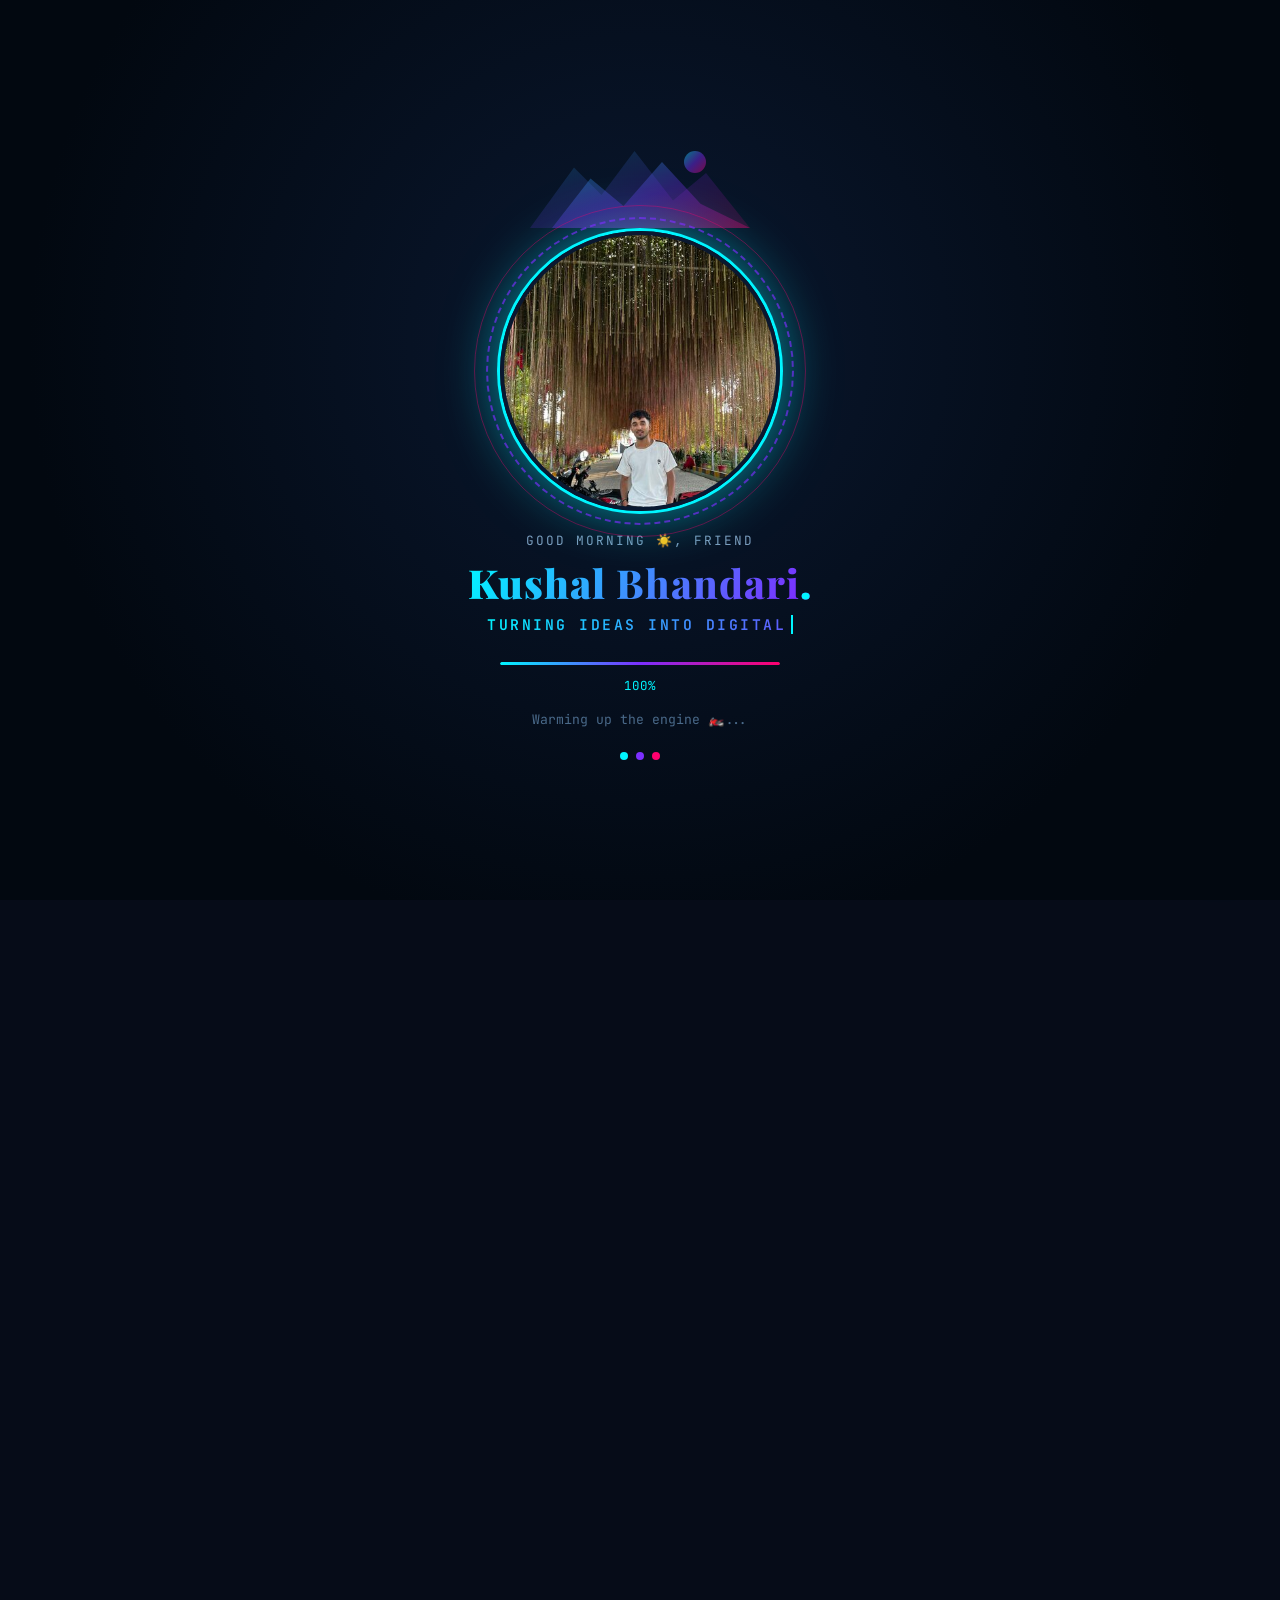
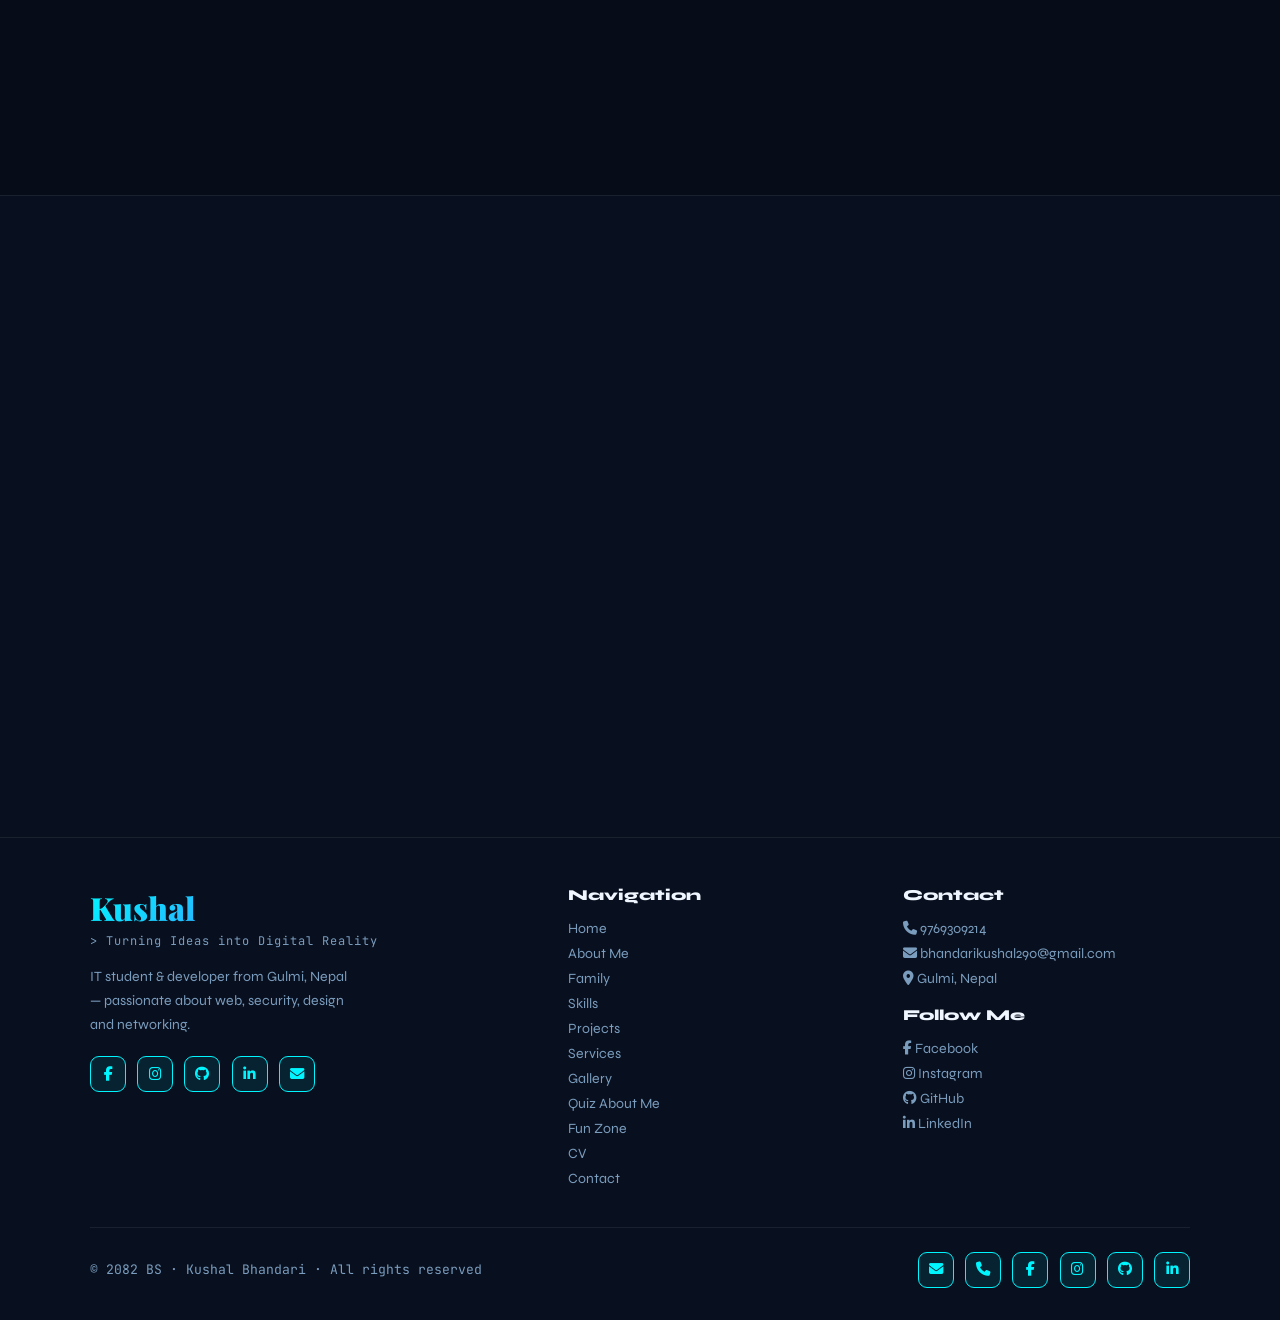
<file: services.html>
<!DOCTYPE html>
<html lang="en" data-theme="dark">
<head>
<meta charset="UTF-8"><meta name="viewport" content="width=device-width, initial-scale=1.0">
<title>Services | Kushal Bhandari</title>
<link href="https://fonts.googleapis.com/css2?family=Playfair+Display:wght@700;900&family=Syne:wght@400;600;700;800&family=JetBrains+Mono:wght@400;600&display=swap" rel="stylesheet">
<link rel="stylesheet" href="https://cdnjs.cloudflare.com/ajax/libs/font-awesome/6.5.0/css/all.min.css">
<link rel="stylesheet" href="shared.css">
<style>
.svc-section{padding:5rem 2rem;}
.svc-inner{max-width:1100px;margin:0 auto;}
.svc-full-grid{display:grid;grid-template-columns:repeat(auto-fill,minmax(320px,1fr));gap:2rem;margin-top:3rem;}
.svc-full-card{background:var(--card-bg);border:1.5px solid var(--border);border-radius:22px;padding:2.5rem;transition:all 0.35s;position:relative;overflow:hidden;}
.svc-full-card::before{content:'';position:absolute;top:0;left:0;right:0;height:3px;background:linear-gradient(90deg,var(--accent1),var(--accent2));transform:scaleX(0);transform-origin:left;transition:transform 0.4s;}
.svc-full-card:hover{border-color:var(--accent1);transform:translateY(-7px);box-shadow:0 25px 60px var(--accent1-glow);}
.svc-full-card:hover::before{transform:scaleX(1);}
.svc-big-icon{font-size:3rem;margin-bottom:1.2rem;}
.svc-card-title{font-family:'Syne',sans-serif;font-weight:800;font-size:1.2rem;color:var(--text-primary);margin-bottom:0.7rem;}
.svc-card-desc{font-size:0.9rem;color:var(--text-muted);line-height:1.75;margin-bottom:1.2rem;}
.svc-features{list-style:none;display:flex;flex-direction:column;gap:0.4rem;margin-bottom:1.5rem;}
.svc-features li{font-size:0.85rem;color:var(--text-muted);display:flex;align-items:center;gap:0.5rem;}
.svc-features li::before{content:'✓';color:var(--accent1);font-weight:700;font-size:0.8rem;}
.svc-cta-link{display:inline-flex;align-items:center;gap:0.4rem;font-family:'JetBrains Mono',monospace;font-size:0.78rem;color:var(--accent1);text-decoration:none;border:1px solid var(--accent1);padding:0.4rem 0.9rem;border-radius:8px;transition:all 0.3s;}
.svc-cta-link:hover{background:var(--accent1-bg);}
.process-section{background:var(--alt-bg);border-top:1px solid var(--border);padding:5rem 2rem;}
.process-inner{max-width:900px;margin:0 auto;}
.process-steps{display:grid;grid-template-columns:repeat(auto-fill,minmax(200px,1fr));gap:1.5rem;margin-top:3rem;}
.proc-step{background:var(--card-bg);border:1.5px solid var(--border);border-radius:18px;padding:1.8rem;text-align:center;position:relative;}
.proc-num{font-family:'Playfair Display',serif;font-size:3rem;font-weight:900;background:linear-gradient(135deg,var(--accent1),var(--accent2));-webkit-background-clip:text;-webkit-text-fill-color:transparent;line-height:1;margin-bottom:0.8rem;}
.proc-title{font-family:'Syne',sans-serif;font-weight:800;font-size:1rem;color:var(--text-primary);margin-bottom:0.5rem;}
.proc-desc{font-size:0.82rem;color:var(--text-muted);line-height:1.65;}
</style>
</head>
<body>
<div id="loader"><div class="loader-box"><div class="loader-photo-wrap"><div class="loader-photo-ring2" aria-hidden="true"></div><div class="loader-photo-ring" aria-hidden="true"></div><img src="photos/loader.jpg" alt="Kushal Bhandari with his bike" class="loader-photo"></div><div class="loader-name">Kushal <span class="ln-last">Bhandari</span><span class="loader-dot">.</span></div><div class="loader-slogan-wrap"><span class="loader-slogan">Turning Ideas Into Digital Reality</span></div><div class="loader-bar-wrap"><div class="loader-bar"></div></div><div class="loader-sub">Loading services...</div><div class="ld"><span></span><span></span><span></span></div></div></div>
<canvas id="particles"></canvas><div class="cursor-dot" id="cDot"></div><div class="cursor-ring" id="cRing"></div>
<div id="settings-panel" class="settings-panel"><div class="sp-header"><span><i class="fas fa-sliders-h"></i> Settings</span><button onclick="closeSettings()"><i class="fas fa-times"></i></button></div><div class="sp-section"><div class="sp-label">Theme</div><div class="theme-btns"><button class="t-btn active" id="darkBtn" onclick="setTheme('dark')"><i class="fas fa-moon"></i> Dark</button><button class="t-btn" id="lightBtn" onclick="setTheme('light')"><i class="fas fa-sun"></i> Light</button></div></div><div class="sp-section"><div class="sp-label">Accent Color</div><div class="color-picks"><button class="c-pick active" style="--c:#00f5ff" data-color="cyan" onclick="setColor('cyan',this)"></button><button class="c-pick" style="--c:#7b2fff" data-color="purple" onclick="setColor('purple',this)"></button><button class="c-pick" style="--c:#ff006e" data-color="pink" onclick="setColor('pink',this)"></button><button class="c-pick" style="--c:#00e676" data-color="green" onclick="setColor('green',this)"></button><button class="c-pick" style="--c:#ff9100" data-color="orange" onclick="setColor('orange',this)"></button></div></div><div class="sp-section"><div class="sp-label">Font Size</div><div class="zoom-row"><button class="zoom-btn" onclick="changeZoom(-10)"><i class="fas fa-search-minus"></i></button><span id="zoomVal">100%</span><button class="zoom-btn" onclick="changeZoom(10)"><i class="fas fa-search-plus"></i></button></div></div></div>
<div id="settings-overlay" class="sp-overlay" onclick="closeSettings()"></div>
<nav id="nav"><div class="nav-inner"><a class="nav-logo" href="index.html"><span class="logo-k">Kushal</span><span class="logo-dot">.</span><span class="logo-slogan">IT Developer &amp; Designer</span></a><ul class="nav-links" id="navL"><li><a href="index.html">Home</a></li><li><a href="about.html">About</a></li><li><a href="family.html">Family</a></li><li><a href="skills.html">Skills</a></li><li><a href="projects.html">Projects</a></li><li><a href="services.html" class="active">Services</a></li><li><a href="gallery.html">Gallery</a></li><li><a href="quiz.html">Quiz</a></li><li><a href="fun.html">Fun Zone</a></li><li><a href="cv.html">CV</a></li><li><a href="contact.html">Contact</a></li></ul><div class="nav-actions"><div class="nav-auth"><a href="login.html" class="nav-auth-btn nav-auth-login">Login</a><a href="signup.html" class="nav-auth-btn nav-auth-signup">Sign Up</a></div><button class="nav-icon-btn" onclick="openSettings()"><i class="fas fa-cog"></i></button><button class="hamburger" id="ham" onclick="toggleNav()"><span></span><span></span><span></span></button></div></div></nav>
<div class="marquee-wrap"><div class="marquee-track" id="marqueeTrack"></div></div>
<main>
<div class="page-hero"><div class="page-hero-inner"><div class="page-hero-tag">// IT Services</div><h1 class="page-hero-title">What I Can <em>Do For You</em></h1><p class="page-hero-desc">Professional IT services from a passionate developer. Let's build something great together.</p><div class="page-hero-line"></div></div></div>
<section class="svc-section"><div class="svc-inner">
  <div class="reveal"><div class="sec-tag">// Services</div><h2 class="sec-title">Available <em>Services</em></h2><div class="sec-line"></div></div>
  <div class="svc-full-grid">
    <div class="svc-full-card reveal"><div class="svc-big-icon">🌐</div><div class="svc-card-title">Web Development</div><div class="svc-card-desc">Custom, responsive websites and web applications built with modern technologies — from simple landing pages to full management systems.</div><ul class="svc-features"><li>Responsive HTML/CSS/JS websites</li><li>Admin dashboards & management systems</li><li>Database-connected web apps</li><li>UI/UX focused design</li><li>SEO-friendly structure</li></ul><a class="svc-cta-link" href="contact.html">Get a Quote →</a></div>
    <div class="svc-full-card reveal"><div class="svc-big-icon">🎨</div><div class="svc-card-title">Graphic Design</div><div class="svc-card-desc">Eye-catching visual content for digital and print — posters, banners, logos, and social media graphics that communicate your message.</div><ul class="svc-features"><li>Festival & event digital posters</li><li>Social media graphics & banners</li><li>Logo and brand identity design</li><li>Print-ready design files</li><li>Custom typography designs</li></ul><a class="svc-cta-link" href="contact.html">Get a Quote →</a></div>
    <div class="svc-full-card reveal"><div class="svc-big-icon">🔐</div><div class="svc-card-title">Cybersecurity Consulting</div><div class="svc-card-desc">Security awareness training, phishing simulation for education, and basic security audit services to help protect your digital assets.</div><ul class="svc-features"><li>Security awareness workshops</li><li>Phishing simulation training</li><li>Social engineering awareness</li><li>Basic vulnerability assessment</li><li>Security documentation</li></ul><a class="svc-cta-link" href="contact.html">Get a Quote →</a></div>
    <div class="svc-full-card reveal"><div class="svc-big-icon">📱</div><div class="svc-card-title">Android App Development</div><div class="svc-card-desc">Native Android mobile applications built with Java — focused on performance, clean UI, and practical functionality for your business or idea.</div><ul class="svc-features"><li>Custom Android applications</li><li>Java-based development</li><li>Clean & intuitive UI design</li><li>Database integration</li><li>APK delivery & testing</li></ul><a class="svc-cta-link" href="contact.html">Get a Quote →</a></div>
    <div class="svc-full-card reveal"><div class="svc-big-icon">🖧</div><div class="svc-card-title">Network Setup & IT Support</div><div class="svc-card-desc">LAN/WAN network configuration, hardware setup, troubleshooting, and general IT support for homes, schools, and small businesses.</div><ul class="svc-features"><li>LAN/WAN network configuration</li><li>Router & switch setup</li><li>Network troubleshooting</li><li>Hardware assembly & configuration</li><li>IT helpdesk & support</li></ul><a class="svc-cta-link" href="contact.html">Get a Quote →</a></div>
    <div class="svc-full-card reveal"><div class="svc-big-icon">🗄️</div><div class="svc-card-title">Database Solutions</div><div class="svc-card-desc">Database design, SQL management, and data-driven backend systems to power your applications with reliable, structured data storage.</div><ul class="svc-features"><li>Database design & architecture</li><li>SQL query writing & optimization</li><li>Data entry & management</li><li>Database integration with web apps</li><li>Data backup strategies</li></ul><a class="svc-cta-link" href="contact.html">Get a Quote →</a></div>
  </div>
</div></section>
<section class="process-section"><div class="process-inner">
  <div class="reveal"><div class="sec-tag">// How I Work</div><h2 class="sec-title">My <em>Process</em></h2><div class="sec-line"></div></div>
  <div class="process-steps">
    <div class="proc-step reveal"><div class="proc-num">01</div><div class="proc-title">Discuss</div><div class="proc-desc">We talk about your needs, goals and project requirements over email or call.</div></div>
    <div class="proc-step reveal"><div class="proc-num">02</div><div class="proc-title">Plan</div><div class="proc-desc">I create a clear plan, timeline, and scope for what will be delivered.</div></div>
    <div class="proc-step reveal"><div class="proc-num">03</div><div class="proc-title">Build</div><div class="proc-desc">I design and develop your project with regular progress updates.</div></div>
    <div class="proc-step reveal"><div class="proc-num">04</div><div class="proc-title">Deliver</div><div class="proc-desc">Final delivery, testing, and after-support to make sure everything works perfectly.</div></div>
  </div>
  <div style="text-align:center;margin-top:3rem"><a href="contact.html" class="btn btn-fill reveal"><i class="fas fa-rocket"></i> Start a Project</a></div>
</div></section>
</main>
<footer id="footer"></footer><div id="chatbot-root"></div>
<script src="auth.js"></script>
<script src="shared.js"></script>
</body></html>
</file>
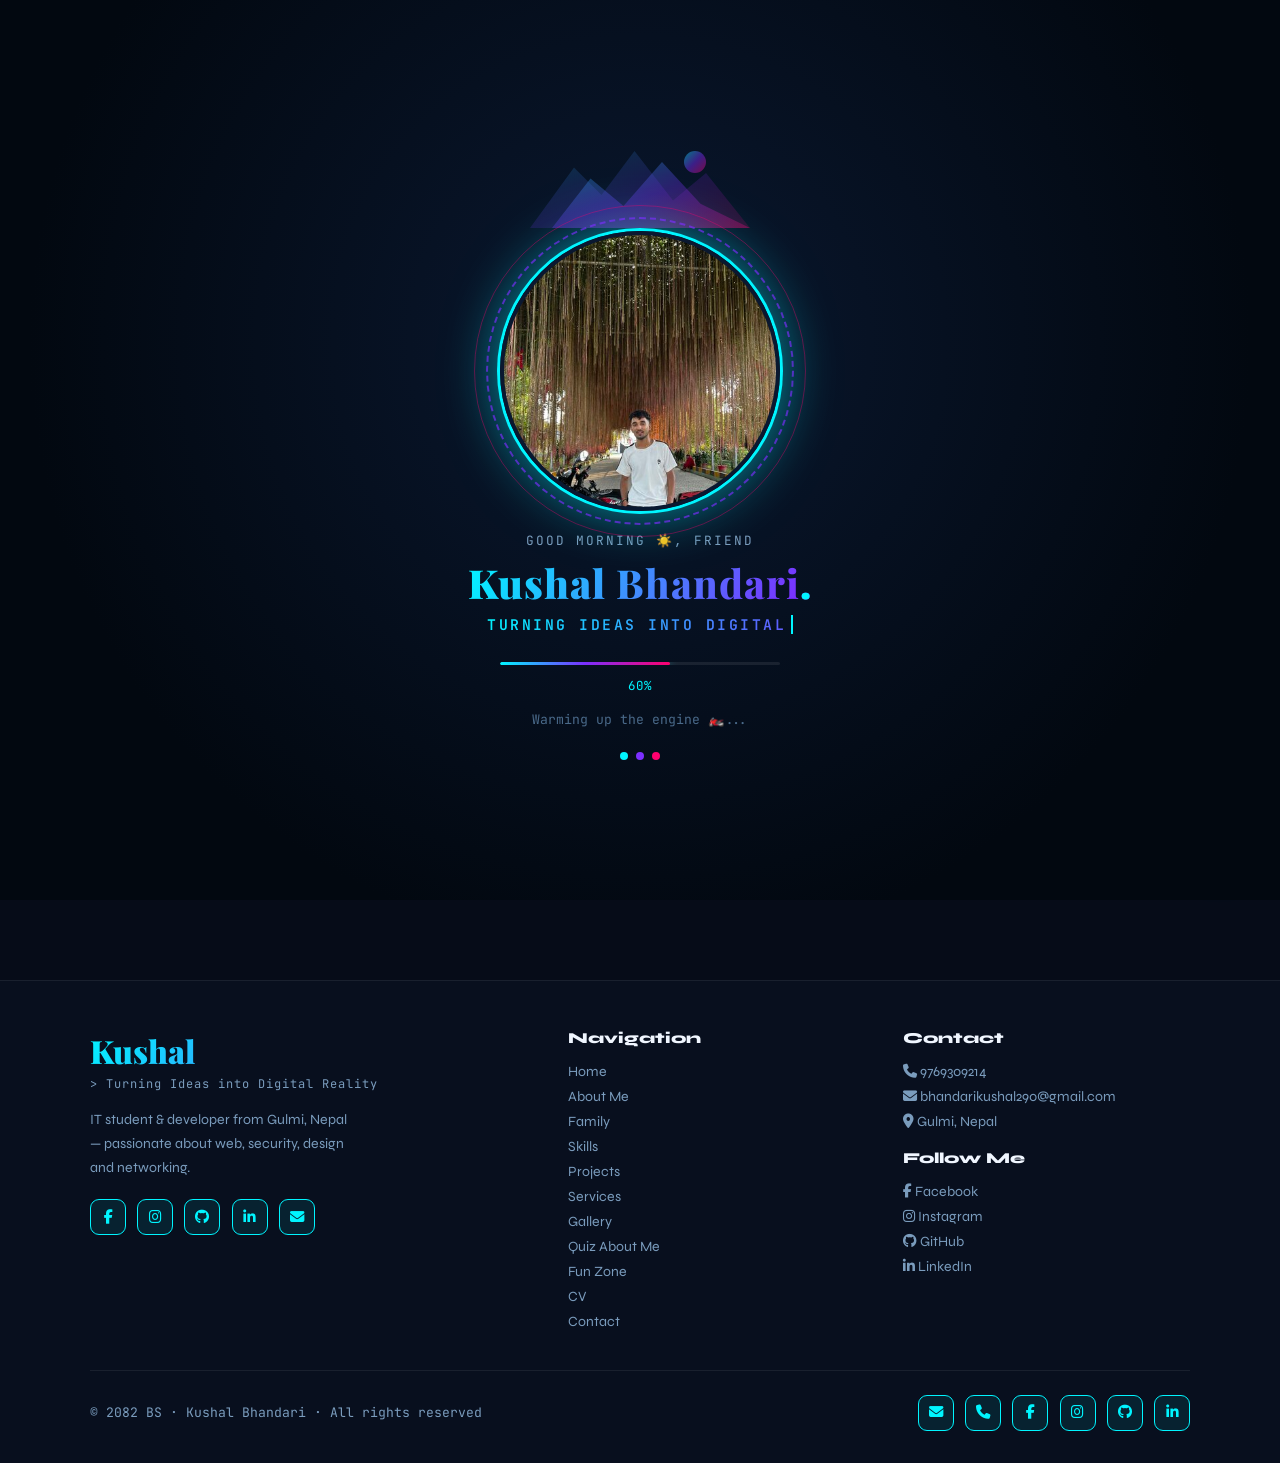
<file: signup.html>
<!DOCTYPE html>
<html lang="en" data-theme="dark">
<head>
<meta charset="UTF-8"><meta name="viewport" content="width=device-width, initial-scale=1.0">
<title>Sign Up | Kushal Bhandari</title>
<link href="https://fonts.googleapis.com/css2?family=Playfair+Display:wght@700;900&family=Syne:wght@400;600;700;800&family=JetBrains+Mono:wght@400;600&display=swap" rel="stylesheet">
<link rel="stylesheet" href="https://cdnjs.cloudflare.com/ajax/libs/font-awesome/6.5.0/css/all.min.css">
<link rel="stylesheet" href="shared.css">
<style>
.auth-section{padding:5rem 2rem;min-height:80vh;display:flex;align-items:center;}
.auth-wrap{max-width:1000px;margin:0 auto;width:100%;display:grid;grid-template-columns:1fr 1fr;border-radius:28px;overflow:hidden;border:1.5px solid var(--border);box-shadow:0 30px 90px var(--shadow);}
.auth-brand{background:linear-gradient(180deg,rgba(20,0,35,0.35) 0%,rgba(20,0,35,0.25) 45%,rgba(20,0,35,0.82) 100%),url('photos/ride-nepal.jpg') center 15%/cover no-repeat;padding:3.5rem 2.8rem;position:relative;overflow:hidden;display:flex;flex-direction:column;justify-content:space-between;color:#fff;}
.auth-brand-logo,.auth-brand-title,.auth-brand-desc,.auth-brand-features li{text-shadow:0 2px 12px rgba(0,0,0,0.55);}
.auth-brand::before{content:'';position:absolute;width:260px;height:260px;background:rgba(255,255,255,0.12);border-radius:50%;top:-90px;right:-90px;animation:pcfFloat 8s ease-in-out infinite;}
.auth-brand::after{content:'';position:absolute;width:180px;height:180px;background:rgba(255,255,255,0.08);border-radius:50%;bottom:-60px;left:-60px;animation:pcfFloat 10s ease-in-out infinite reverse;}
.auth-brand-logo{font-family:'Playfair Display',serif;font-weight:900;font-size:1.8rem;position:relative;z-index:1;}
.auth-brand-title{font-family:'Syne',sans-serif;font-weight:800;font-size:1.8rem;line-height:1.3;margin:2rem 0 1rem;position:relative;z-index:1;}
.auth-brand-desc{font-size:0.92rem;line-height:1.8;opacity:0.92;position:relative;z-index:1;}
.auth-brand-features{list-style:none;margin-top:2rem;display:flex;flex-direction:column;gap:0.8rem;position:relative;z-index:1;}
.auth-brand-features li{display:flex;align-items:center;gap:0.7rem;font-size:0.85rem;font-weight:600;}
.auth-brand-features li i{width:26px;height:26px;background:rgba(255,255,255,0.2);border-radius:50%;display:flex;align-items:center;justify-content:center;font-size:0.72rem;}
.auth-form-col{background:var(--card-bg);padding:3.5rem 2.8rem;display:flex;flex-direction:column;justify-content:center;}
.auth-tag{font-family:'JetBrains Mono',monospace;font-size:0.75rem;color:var(--accent1);letter-spacing:2px;text-transform:uppercase;margin-bottom:0.5rem;}
.auth-title{font-family:'Syne',sans-serif;font-weight:800;font-size:1.6rem;color:var(--text-primary);margin-bottom:0.4rem;}
.auth-sub{font-size:0.88rem;color:var(--text-muted);margin-bottom:2rem;}
.auth-field{margin-bottom:1.3rem;position:relative;}
.auth-field label{display:block;font-family:'JetBrains Mono',monospace;font-size:0.72rem;color:var(--text-muted);text-transform:uppercase;letter-spacing:1px;margin-bottom:0.5rem;}
.auth-row-2{display:grid;grid-template-columns:1fr 1fr;gap:1rem;}
.auth-input-wrap{position:relative;}
.auth-input-wrap i.fa-icon-left{position:absolute;left:1rem;top:50%;transform:translateY(-50%);color:var(--text-muted);font-size:0.9rem;}
.auth-input-wrap input{width:100%;padding:0.85rem 1rem 0.85rem 2.7rem;background:var(--alt-bg);border:1.5px solid var(--border);border-radius:12px;color:var(--text-primary);font-size:0.92rem;font-family:'Syne',sans-serif;transition:all 0.3s;}
.auth-input-wrap input:focus{outline:none;border-color:var(--accent1);box-shadow:0 0 0 3px var(--accent1-glow);}
.auth-toggle-pass{position:absolute;right:1rem;top:50%;transform:translateY(-50%);background:none;border:none;color:var(--text-muted);cursor:pointer;font-size:0.9rem;}
.auth-toggle-pass:hover{color:var(--accent1);}
.auth-strength{display:flex;gap:0.3rem;margin-top:0.6rem;}
.auth-strength span{flex:1;height:4px;border-radius:4px;background:var(--border);}
.auth-terms{display:flex;align-items:flex-start;gap:0.6rem;margin:1.4rem 0 1.6rem;font-size:0.82rem;color:var(--text-muted);}
.auth-terms input{margin-top:0.2rem;accent-color:var(--accent1);}
.auth-terms a{color:var(--accent1);text-decoration:none;font-weight:700;}
.auth-terms a:hover{text-decoration:underline;}
.auth-error{display:none;background:rgba(255,92,122,0.1);border:1px solid #ff5c7a;color:#ff5c7a;font-size:0.82rem;padding:0.7rem 0.9rem;border-radius:10px;margin-bottom:1.2rem;}
.auth-error:not(:empty){display:block;}
.auth-submit{width:100%;padding:0.95rem;border:none;border-radius:12px;background:linear-gradient(135deg,var(--accent1),var(--accent2));color:#fff;font-family:'Syne',sans-serif;font-weight:800;font-size:0.95rem;cursor:pointer;transition:all 0.3s;box-shadow:0 10px 30px var(--accent1-glow);}
.auth-submit:disabled{opacity:0.7;cursor:not-allowed;}
.auth-submit:hover{transform:translateY(-2px);box-shadow:0 15px 40px var(--accent1-glow);}
.auth-divider{display:flex;align-items:center;gap:1rem;margin:1.6rem 0;color:var(--text-muted);font-size:0.78rem;}
.auth-divider::before,.auth-divider::after{content:'';flex:1;height:1px;background:var(--border);}
.auth-social{display:flex;gap:0.8rem;margin-bottom:1.6rem;}
.auth-social-btn{flex:1;display:flex;align-items:center;justify-content:center;gap:0.6rem;padding:0.75rem;border:1.5px solid var(--border);border-radius:12px;background:var(--alt-bg);color:var(--text-primary);font-size:0.85rem;font-weight:700;cursor:pointer;transition:all 0.3s;}
.auth-social-btn:hover{border-color:var(--accent1);color:var(--accent1);transform:translateY(-2px);}
.auth-switch{text-align:center;font-size:0.88rem;color:var(--text-muted);}
.auth-switch a{color:var(--accent1);font-weight:700;text-decoration:none;}
.auth-switch a:hover{text-decoration:underline;}
@media(max-width:800px){.auth-wrap{grid-template-columns:1fr;}.auth-brand{padding:2.5rem;}.auth-form-col{padding:2.5rem;}.auth-row-2{grid-template-columns:1fr;}}
</style>
</head>
<body>
<div id="loader"><div class="loader-box"><div class="loader-photo-wrap"><div class="loader-photo-ring2" aria-hidden="true"></div><div class="loader-photo-ring" aria-hidden="true"></div><img src="photos/loader.jpg" alt="Kushal Bhandari with his bike" class="loader-photo"></div><div class="loader-name">Kushal <span class="ln-last">Bhandari</span><span class="loader-dot">.</span></div><div class="loader-slogan-wrap"><span class="loader-slogan">Turning Ideas Into Digital Reality</span></div><div class="loader-bar-wrap"><div class="loader-bar"></div></div><div class="loader-sub">Loading...</div><div class="ld"><span></span><span></span><span></span></div></div></div>
<canvas id="particles"></canvas>
<div class="cursor-dot" id="cDot"></div><div class="cursor-ring" id="cRing"></div>
<div id="settings-panel" class="settings-panel"><div class="sp-header"><span><i class="fas fa-sliders-h"></i> Settings</span><button onclick="closeSettings()"><i class="fas fa-times"></i></button></div><div class="sp-section"><div class="sp-label">Theme</div><div class="theme-btns"><button class="t-btn active" id="darkBtn" onclick="setTheme('dark')"><i class="fas fa-moon"></i> Dark</button><button class="t-btn" id="lightBtn" onclick="setTheme('light')"><i class="fas fa-sun"></i> Light</button></div></div><div class="sp-section"><div class="sp-label">Accent Color</div><div class="color-picks"><button class="c-pick active" style="--c:#00f5ff" data-color="cyan" onclick="setColor('cyan',this)"></button><button class="c-pick" style="--c:#7b2fff" data-color="purple" onclick="setColor('purple',this)"></button><button class="c-pick" style="--c:#ff006e" data-color="pink" onclick="setColor('pink',this)"></button><button class="c-pick" style="--c:#00e676" data-color="green" onclick="setColor('green',this)"></button><button class="c-pick" style="--c:#ff9100" data-color="orange" onclick="setColor('orange',this)"></button></div></div><div class="sp-section"><div class="sp-label">Font Size</div><div class="zoom-row"><button class="zoom-btn" onclick="changeZoom(-10)"><i class="fas fa-search-minus"></i></button><span id="zoomVal">100%</span><button class="zoom-btn" onclick="changeZoom(10)"><i class="fas fa-search-plus"></i></button></div></div></div>
<div id="settings-overlay" class="sp-overlay" onclick="closeSettings()"></div>
<nav id="nav"><div class="nav-inner"><a class="nav-logo" href="index.html"><span class="logo-k">Kushal</span><span class="logo-dot">.</span><span class="logo-slogan">IT Developer &amp; Designer</span></a><ul class="nav-links" id="navL"><li><a href="index.html">Home</a></li><li><a href="about.html">About</a></li><li><a href="family.html">Family</a></li><li><a href="skills.html">Skills</a></li><li><a href="projects.html">Projects</a></li><li><a href="services.html">Services</a></li><li><a href="gallery.html">Gallery</a></li><li><a href="quiz.html">Quiz</a></li><li><a href="fun.html">Fun Zone</a></li><li><a href="cv.html">CV</a></li><li><a href="contact.html">Contact</a></li></ul><div class="nav-actions"><div class="nav-auth"><a href="login.html" class="nav-auth-btn nav-auth-login">Login</a><a href="signup.html" class="nav-auth-btn nav-auth-signup active">Sign Up</a></div><button class="nav-icon-btn" onclick="openSettings()"><i class="fas fa-cog"></i></button><button class="hamburger" id="ham" onclick="toggleNav()"><span></span><span></span><span></span></button></div></div></nav>
<div class="marquee-wrap"><div class="marquee-track" id="marqueeTrack"></div></div>
<main>
<section class="auth-section"><div class="auth-wrap reveal">
  <div class="auth-brand">
    <div class="auth-brand-logo">Kushal<span style="opacity:0.7">.</span></div>
    <div>
      <div class="auth-brand-title">Join & Be Part of the Journey</div>
      <div class="auth-brand-desc">Create a free account to save projects, reach out faster, and stay updated as new builds — like the School Management System — keep growing.</div>
      <ul class="auth-brand-features">
        <li><i class="fas fa-check"></i> Quick, one-time registration</li>
        <li><i class="fas fa-check"></i> Personalized dashboard access</li>
        <li><i class="fas fa-check"></i> Priority replies on contact form</li>
      </ul>
    </div>
    <div style="font-size:0.75rem;opacity:0.8;position:relative;z-index:1">© 2082 BS Kushal Bhandari</div>
  </div>
  <div class="auth-form-col">
    <div class="auth-tag">// Create Account</div>
    <h1 class="auth-title">Sign Up — It's Free</h1>
    <p class="auth-sub">Fill in your details to get started.</p>
    <form id="signupForm">
      <div class="auth-field">
        <label>Full Name</label>
        <div class="auth-input-wrap">
          <i class="fas fa-user fa-icon-left"></i>
          <input type="text" id="signupName" placeholder="Your full name" required>
        </div>
      </div>
      <div class="auth-field">
        <label>Email Address</label>
        <div class="auth-input-wrap">
          <i class="fas fa-envelope fa-icon-left"></i>
          <input type="email" id="signupEmail" placeholder="you@example.com" required>
        </div>
      </div>
      <div class="auth-row-2">
        <div class="auth-field">
          <label>Password</label>
          <div class="auth-input-wrap">
            <i class="fas fa-lock fa-icon-left"></i>
            <input type="password" id="signupPass" placeholder="Create password" required minlength="6" oninput="checkStrength(this.value)">
            <button type="button" class="auth-toggle-pass" onclick="togglePass('signupPass', this)"><i class="fas fa-eye"></i></button>
          </div>
          <div class="auth-strength"><span id="s1"></span><span id="s2"></span><span id="s3"></span></div>
        </div>
        <div class="auth-field">
          <label>Confirm Password</label>
          <div class="auth-input-wrap">
            <i class="fas fa-lock fa-icon-left"></i>
            <input type="password" id="signupPass2" placeholder="Repeat password" required>
            <button type="button" class="auth-toggle-pass" onclick="togglePass('signupPass2', this)"><i class="fas fa-eye"></i></button>
          </div>
        </div>
      </div>
      <label class="auth-terms"><input type="checkbox" required> I agree to the <a href="#">Terms of Service</a> and <a href="#">Privacy Policy</a></label>
      <div class="auth-error" id="signupError"></div>
      <button type="submit" class="auth-submit" id="signupSubmitBtn"><i class="fas fa-user-plus"></i> Create Account</button>
    </form>
    <div class="auth-divider">or sign up with</div>
    <div class="auth-social">
      <button class="auth-social-btn"><i class="fab fa-google"></i> Google</button>
      <button class="auth-social-btn"><i class="fab fa-github"></i> GitHub</button>
    </div>
    <div class="auth-switch">Already have an account? <a href="login.html">Login here</a></div>
  </div>
</div></section>
</main>
<footer id="footer"></footer>
<div id="chatbot-root"></div>
<script src="auth.js"></script>
<script src="shared.js"></script>
<script>
function togglePass(id, btn){
  const inp = document.getElementById(id);
  const icon = btn.querySelector('i');
  if(inp.type === 'password'){ inp.type = 'text'; icon.classList.remove('fa-eye'); icon.classList.add('fa-eye-slash'); }
  else { inp.type = 'password'; icon.classList.remove('fa-eye-slash'); icon.classList.add('fa-eye'); }
}
function checkStrength(val){
  const bars = [document.getElementById('s1'), document.getElementById('s2'), document.getElementById('s3')];
  let score = 0;
  if(val.length >= 6) score++;
  if(/[A-Z]/.test(val) && /[0-9]/.test(val)) score++;
  if(val.length >= 10 && /[^A-Za-z0-9]/.test(val)) score++;
  const colors = ['#ff3b3b','#ff9100','#00e676'];
  bars.forEach((b, i) => { b.style.background = i < score ? colors[score-1] : 'var(--border)'; });
}
document.getElementById('signupForm').addEventListener('submit', async (e) => {
  e.preventDefault();
  const errBox = document.getElementById('signupError');
  const btn = document.getElementById('signupSubmitBtn');
  errBox.textContent = '';
  const name = document.getElementById('signupName').value;
  const email = document.getElementById('signupEmail').value;
  const pass = document.getElementById('signupPass').value;
  const pass2 = document.getElementById('signupPass2').value;
  if (pass !== pass2) { errBox.textContent = 'Passwords do not match.'; return; }
  if (pass.length < 6) { errBox.textContent = 'Password must be at least 6 characters.'; return; }
  btn.disabled = true;
  btn.innerHTML = '<i class="fas fa-spinner fa-spin"></i> Creating account...';
  const res = await window.KBAuth.signup(name, email, pass);
  if (!res.ok) {
    errBox.textContent = res.error;
    btn.disabled = false;
    btn.innerHTML = '<i class="fas fa-user-plus"></i> Create Account';
    return;
  }
  window.KBAuth.launchWelcomeCelebration(res.user, 'index.html');
});
</script>
</body></html>
</file>
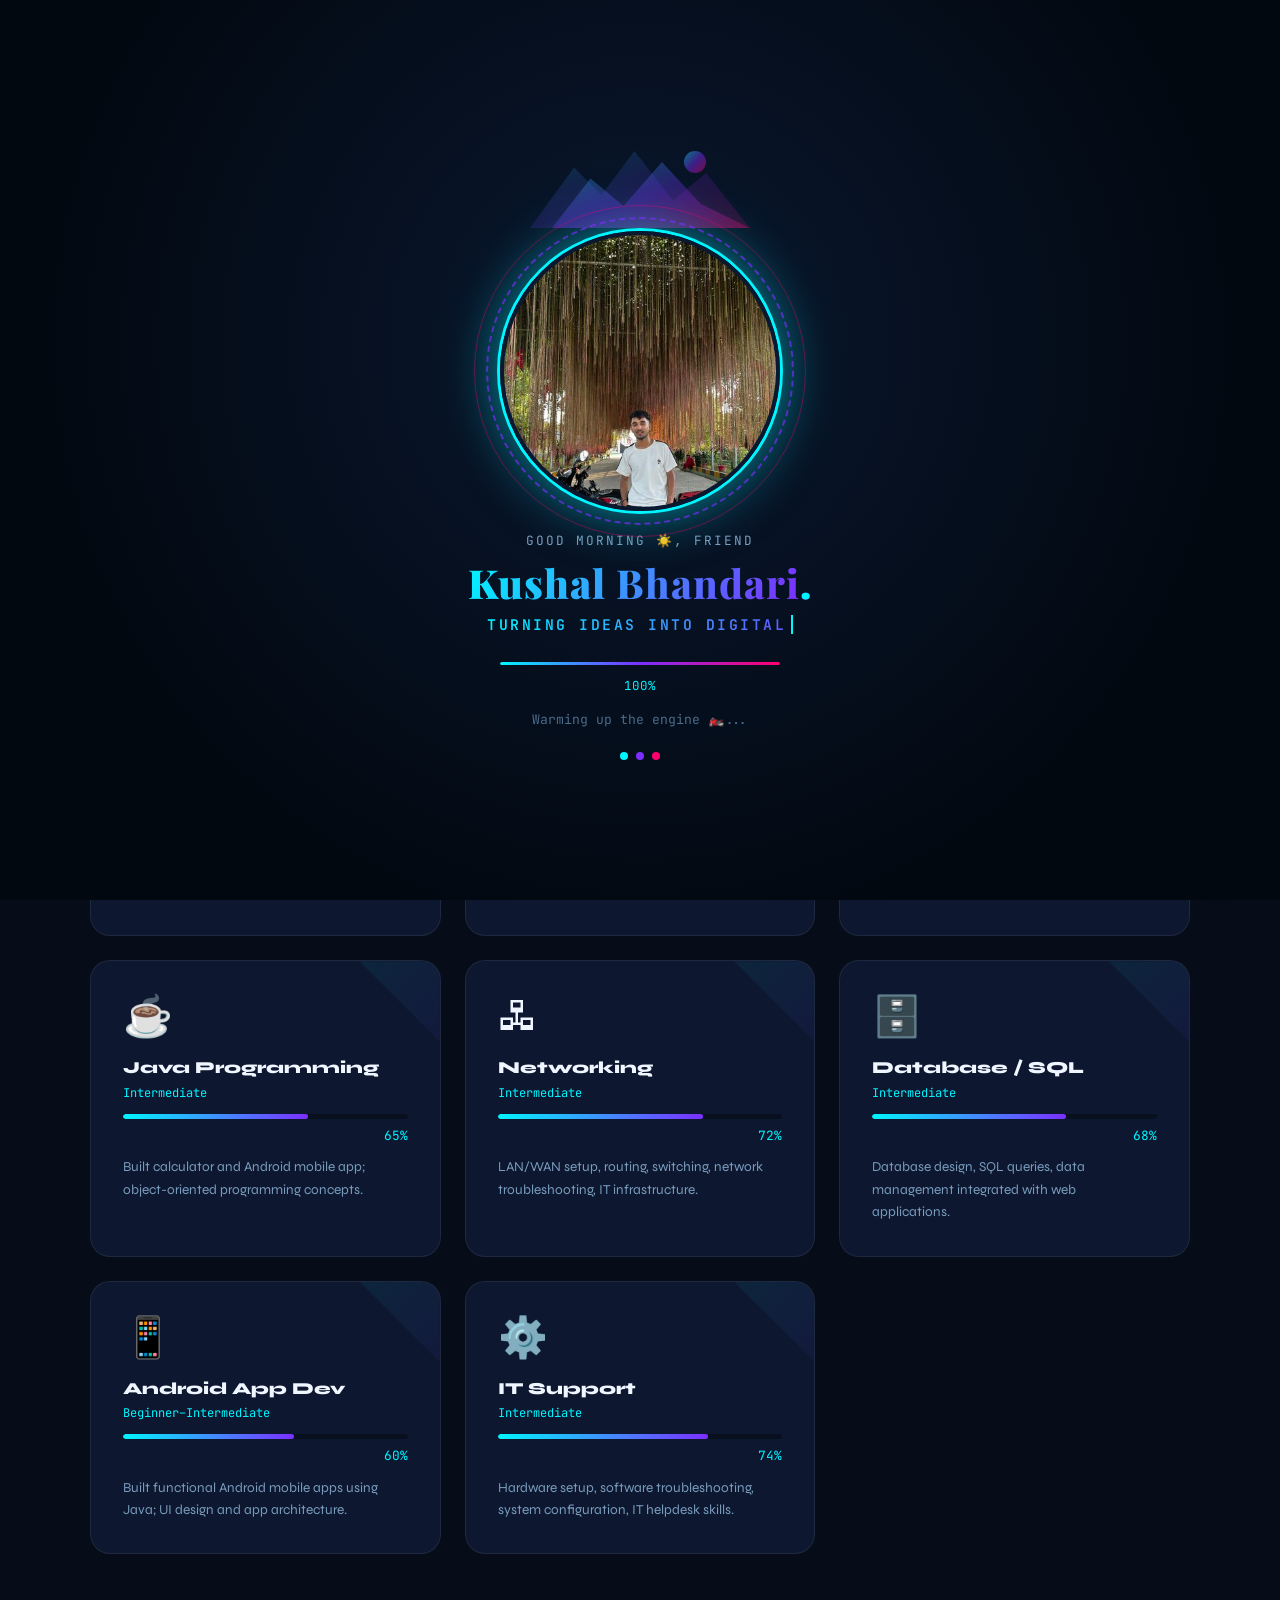
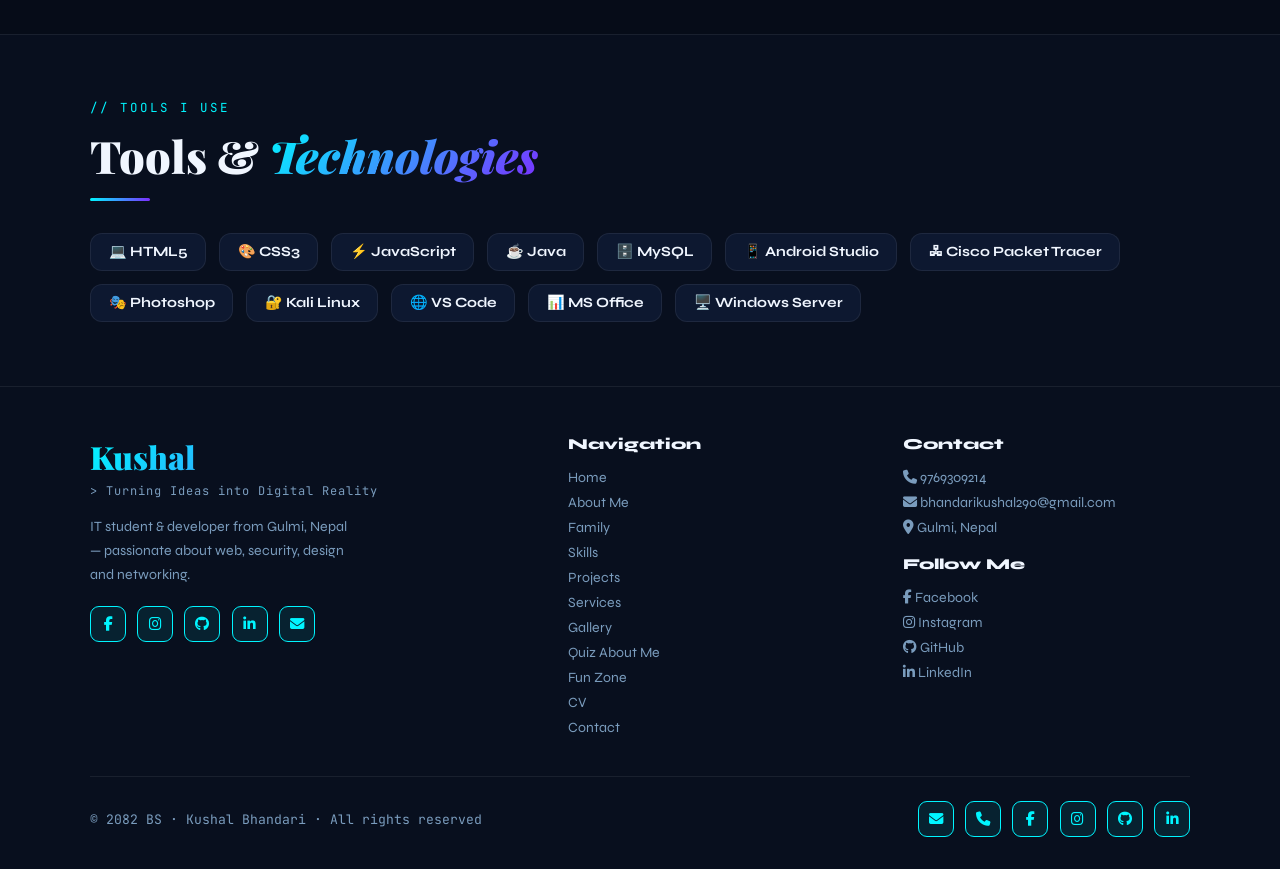
<file: skills.html>
<!DOCTYPE html>
<html lang="en" data-theme="dark">
<head>
<meta charset="UTF-8"><meta name="viewport" content="width=device-width, initial-scale=1.0">
<title>Skills | Kushal Bhandari</title>
<link href="https://fonts.googleapis.com/css2?family=Playfair+Display:wght@700;900&family=Syne:wght@400;600;700;800&family=JetBrains+Mono:wght@400;600&display=swap" rel="stylesheet">
<link rel="stylesheet" href="https://cdnjs.cloudflare.com/ajax/libs/font-awesome/6.5.0/css/all.min.css">
<link rel="stylesheet" href="shared.css">
<style>
.skills-section{padding:5rem 2rem;}.skills-inner{max-width:1100px;margin:0 auto;}
.skills-grid{display:grid;grid-template-columns:repeat(auto-fill,minmax(260px,1fr));gap:1.5rem;margin-top:3rem;}
.sk-card{background:var(--card-bg);border:1.5px solid var(--border);border-radius:20px;padding:2rem;transition:all 0.35s;position:relative;overflow:hidden;}
.sk-card::after{content:'';position:absolute;top:0;right:0;width:80px;height:80px;background:linear-gradient(135deg,var(--accent1),var(--accent2));opacity:0.06;clip-path:polygon(100% 0,0 0,100% 100%);}
.sk-card:hover{border-color:var(--accent1);transform:translateY(-7px);box-shadow:0 20px 50px var(--accent1-glow);}
.sk-icon{font-size:2.5rem;margin-bottom:1rem;}
.sk-name{font-family:'Syne',sans-serif;font-weight:800;font-size:1.05rem;color:var(--text-primary);margin-bottom:0.4rem;}
.sk-level{font-family:'JetBrains Mono',monospace;font-size:0.75rem;color:var(--accent1);margin-bottom:0.8rem;}
.sk-bar-bg{background:var(--alt-bg);height:5px;border-radius:5px;overflow:hidden;}
.sk-bar{height:100%;background:linear-gradient(90deg,var(--accent1),var(--accent2));border-radius:5px;width:0;transition:width 1.6s ease;}
.sk-pct{font-family:'JetBrains Mono',monospace;font-size:0.8rem;color:var(--accent1);margin-top:0.5rem;text-align:right;}
.sk-desc{font-size:0.85rem;color:var(--text-muted);line-height:1.65;margin-top:0.8rem;}
.tools-section{background:var(--alt-bg);border-top:1px solid var(--border);padding:4rem 2rem;}
.tools-inner{max-width:1100px;margin:0 auto;}
.tools-grid{display:flex;flex-wrap:wrap;gap:0.8rem;margin-top:2rem;}
.tool-badge{display:inline-flex;align-items:center;gap:0.5rem;background:var(--card-bg);border:1.5px solid var(--border);border-radius:12px;padding:0.6rem 1.1rem;font-size:0.88rem;font-weight:700;color:var(--text-primary);transition:all 0.3s;}
.tool-badge:hover{border-color:var(--accent1);color:var(--accent1);transform:translateY(-3px);}
</style>
</head>
<body>
<div id="loader"><div class="loader-box"><div class="loader-photo-wrap"><div class="loader-photo-ring2" aria-hidden="true"></div><div class="loader-photo-ring" aria-hidden="true"></div><img src="photos/loader.jpg" alt="Kushal Bhandari with his bike" class="loader-photo"></div><div class="loader-name">Kushal <span class="ln-last">Bhandari</span><span class="loader-dot">.</span></div><div class="loader-slogan-wrap"><span class="loader-slogan">Turning Ideas Into Digital Reality</span></div><div class="loader-bar-wrap"><div class="loader-bar"></div></div><div class="loader-sub">Loading skills...</div><div class="ld"><span></span><span></span><span></span></div></div></div>
<canvas id="particles"></canvas><div class="cursor-dot" id="cDot"></div><div class="cursor-ring" id="cRing"></div>
<div id="settings-panel" class="settings-panel"><div class="sp-header"><span><i class="fas fa-sliders-h"></i> Settings</span><button onclick="closeSettings()"><i class="fas fa-times"></i></button></div><div class="sp-section"><div class="sp-label">Theme</div><div class="theme-btns"><button class="t-btn active" id="darkBtn" onclick="setTheme('dark')"><i class="fas fa-moon"></i> Dark</button><button class="t-btn" id="lightBtn" onclick="setTheme('light')"><i class="fas fa-sun"></i> Light</button></div></div><div class="sp-section"><div class="sp-label">Accent Color</div><div class="color-picks"><button class="c-pick active" style="--c:#00f5ff" data-color="cyan" onclick="setColor('cyan',this)"></button><button class="c-pick" style="--c:#7b2fff" data-color="purple" onclick="setColor('purple',this)"></button><button class="c-pick" style="--c:#ff006e" data-color="pink" onclick="setColor('pink',this)"></button><button class="c-pick" style="--c:#00e676" data-color="green" onclick="setColor('green',this)"></button><button class="c-pick" style="--c:#ff9100" data-color="orange" onclick="setColor('orange',this)"></button></div></div><div class="sp-section"><div class="sp-label">Font Size</div><div class="zoom-row"><button class="zoom-btn" onclick="changeZoom(-10)"><i class="fas fa-search-minus"></i></button><span id="zoomVal">100%</span><button class="zoom-btn" onclick="changeZoom(10)"><i class="fas fa-search-plus"></i></button></div></div></div>
<div id="settings-overlay" class="sp-overlay" onclick="closeSettings()"></div>
<nav id="nav"><div class="nav-inner"><a class="nav-logo" href="index.html"><span class="logo-k">Kushal</span><span class="logo-dot">.</span><span class="logo-slogan">IT Developer &amp; Designer</span></a><ul class="nav-links" id="navL"><li><a href="index.html">Home</a></li><li><a href="about.html">About</a></li><li><a href="family.html">Family</a></li><li><a href="skills.html" class="active">Skills</a></li><li><a href="projects.html">Projects</a></li><li><a href="services.html">Services</a></li><li><a href="gallery.html">Gallery</a></li><li><a href="quiz.html">Quiz</a></li><li><a href="fun.html">Fun Zone</a></li><li><a href="cv.html">CV</a></li><li><a href="contact.html">Contact</a></li></ul><div class="nav-actions"><div class="nav-auth"><a href="login.html" class="nav-auth-btn nav-auth-login">Login</a><a href="signup.html" class="nav-auth-btn nav-auth-signup">Sign Up</a></div><button class="nav-icon-btn" onclick="openSettings()"><i class="fas fa-cog"></i></button><button class="hamburger" id="ham" onclick="toggleNav()"><span></span><span></span><span></span></button></div></div></nav>
<div class="marquee-wrap"><div class="marquee-track" id="marqueeTrack"></div></div>
<main>
<div class="page-hero"><div class="page-hero-inner"><div class="page-hero-tag">// Technical Skills</div><h1 class="page-hero-title">My <em>Capabilities</em></h1><p class="page-hero-desc">From design to development, security to networking — here's what I bring to the table.</p><div class="page-hero-line"></div></div></div>
<section class="skills-section"><div class="skills-inner">
  <div class="reveal" style="margin-bottom:3rem"><div class="sec-tag">// Skill Set</div><h2 class="sec-title">Technical <em>Proficiency</em></h2><div class="sec-line"></div></div>
  <div class="skills-grid">
    <div class="sk-card reveal"><div class="sk-icon">🎨</div><div class="sk-name">Graphic Design</div><div class="sk-level">Advanced</div><div class="sk-bar-bg"><div class="sk-bar" data-pct="85"></div></div><div class="sk-pct">85%</div><div class="sk-desc">Digital poster design, branding, visual composition, color theory, festive graphics.</div></div>
    <div class="sk-card reveal"><div class="sk-icon">🌐</div><div class="sk-name">Web Development</div><div class="sk-level">Intermediate–Advanced</div><div class="sk-bar-bg"><div class="sk-bar" data-pct="80"></div></div><div class="sk-pct">80%</div><div class="sk-desc">Responsive websites, full-stack projects like hotel management systems, HTML/CSS/JS.</div></div>
    <div class="sk-card reveal"><div class="sk-icon">🔐</div><div class="sk-name">Cybersecurity</div><div class="sk-level">Intermediate</div><div class="sk-bar-bg"><div class="sk-bar" data-pct="70"></div></div><div class="sk-pct">70%</div><div class="sk-desc">Social engineering tools, phishing simulations, security awareness, ethical hacking basics.</div></div>
    <div class="sk-card reveal"><div class="sk-icon">☕</div><div class="sk-name">Java Programming</div><div class="sk-level">Intermediate</div><div class="sk-bar-bg"><div class="sk-bar" data-pct="65"></div></div><div class="sk-pct">65%</div><div class="sk-desc">Built calculator and Android mobile app; object-oriented programming concepts.</div></div>
    <div class="sk-card reveal"><div class="sk-icon">🖧</div><div class="sk-name">Networking</div><div class="sk-level">Intermediate</div><div class="sk-bar-bg"><div class="sk-bar" data-pct="72"></div></div><div class="sk-pct">72%</div><div class="sk-desc">LAN/WAN setup, routing, switching, network troubleshooting, IT infrastructure.</div></div>
    <div class="sk-card reveal"><div class="sk-icon">🗄️</div><div class="sk-name">Database / SQL</div><div class="sk-level">Intermediate</div><div class="sk-bar-bg"><div class="sk-bar" data-pct="68"></div></div><div class="sk-pct">68%</div><div class="sk-desc">Database design, SQL queries, data management integrated with web applications.</div></div>
    <div class="sk-card reveal"><div class="sk-icon">📱</div><div class="sk-name">Android App Dev</div><div class="sk-level">Beginner–Intermediate</div><div class="sk-bar-bg"><div class="sk-bar" data-pct="60"></div></div><div class="sk-pct">60%</div><div class="sk-desc">Built functional Android mobile apps using Java; UI design and app architecture.</div></div>
    <div class="sk-card reveal"><div class="sk-icon">⚙️</div><div class="sk-name">IT Support</div><div class="sk-level">Intermediate</div><div class="sk-bar-bg"><div class="sk-bar" data-pct="74"></div></div><div class="sk-pct">74%</div><div class="sk-desc">Hardware setup, software troubleshooting, system configuration, IT helpdesk skills.</div></div>
  </div>
</div></section>
<section class="tools-section"><div class="tools-inner">
  <div class="reveal"><div class="sec-tag">// Tools I Use</div><h2 class="sec-title">Tools & <em>Technologies</em></h2><div class="sec-line"></div></div>
  <div class="tools-grid reveal">
    <div class="tool-badge">💻 HTML5</div><div class="tool-badge">🎨 CSS3</div><div class="tool-badge">⚡ JavaScript</div><div class="tool-badge">☕ Java</div><div class="tool-badge">🗄️ MySQL</div><div class="tool-badge">📱 Android Studio</div><div class="tool-badge">🖧 Cisco Packet Tracer</div><div class="tool-badge">🎭 Photoshop</div><div class="tool-badge">🔐 Kali Linux</div><div class="tool-badge">🌐 VS Code</div><div class="tool-badge">📊 MS Office</div><div class="tool-badge">🖥️ Windows Server</div>
  </div>
</div></section>
</main>
<footer id="footer"></footer><div id="chatbot-root"></div>
<script src="auth.js"></script>
<script src="shared.js"></script>
<script>
document.addEventListener('DOMContentLoaded', () => {
  const obs = new IntersectionObserver(entries => {
    entries.forEach(e => {
      if (e.isIntersecting) {
        e.target.classList.add('visible');
        const bar = e.target.querySelector('.sk-bar');
        if (bar) bar.style.width = bar.dataset.pct + '%';
      }
    });
  }, { threshold: 0.15 });
  document.querySelectorAll('.reveal').forEach(el => obs.observe(el));
});
</script>
</body></html>
</file>
<file: shared.css>
/* ==========================================
   KUSHAL BHANDARI PORTFOLIO — SHARED CSS
   ========================================== */
@import url('https://fonts.googleapis.com/css2?family=Playfair+Display:wght@700;900&family=Syne:wght@400;600;700;800&family=JetBrains+Mono:wght@400;600&display=swap');

/* THEME VARIABLES */
[data-theme="dark"] {
  --bg: #060c18;
  --alt-bg: #080f1e;
  --card-bg: #0d1830;
  --border: rgba(255,255,255,0.07);
  --text-primary: #f0f6ff;
  --text-muted: #7a9cbd;
  --shadow: rgba(0,0,0,0.4);
  --grid-color: rgba(0,245,255,0.025);
  --nav-bg: rgba(6,12,24,0.92);
}
[data-theme="light"] {
  --bg: #f5f8ff;
  --alt-bg: #edf2ff;
  --card-bg: #ffffff;
  --border: rgba(0,0,0,0.09);
  --text-primary: #0a1628;
  --text-muted: #5a7394;
  --shadow: rgba(0,0,0,0.1);
  --grid-color: rgba(0,100,255,0.04);
  --nav-bg: rgba(245,248,255,0.95);
}

/* ACCENT COLORS */
[data-accent="cyan"],
:root {
  --accent1: #00f5ff;
  --accent2: #7b2fff;
  --accent3: #ff006e;
  --accent1-bg: rgba(0,245,255,0.08);
  --accent1-glow: rgba(0,245,255,0.2);
}
[data-accent="purple"] {
  --accent1: #9b5fff;
  --accent2: #ff006e;
  --accent3: #00f5ff;
  --accent1-bg: rgba(155,95,255,0.1);
  --accent1-glow: rgba(155,95,255,0.25);
}
[data-accent="pink"] {
  --accent1: #ff2d78;
  --accent2: #ff9100;
  --accent3: #7b2fff;
  --accent1-bg: rgba(255,45,120,0.08);
  --accent1-glow: rgba(255,45,120,0.2);
}
[data-accent="green"] {
  --accent1: #00e676;
  --accent2: #00bcd4;
  --accent3: #7b2fff;
  --accent1-bg: rgba(0,230,118,0.08);
  --accent1-glow: rgba(0,230,118,0.2);
}
[data-accent="orange"] {
  --accent1: #ff9100;
  --accent2: #ff2d78;
  --accent3: #00f5ff;
  --accent1-bg: rgba(255,145,0,0.08);
  --accent1-glow: rgba(255,145,0,0.2);
}

* { margin: 0; padding: 0; box-sizing: border-box; scroll-behavior: smooth; }

html { font-size: 16px; }

body {
  font-family: 'Syne', sans-serif;
  background: var(--bg);
  color: var(--text-primary);
  overflow-x: hidden;
  cursor: none;
  transition: background 0.4s, color 0.4s;
}

/* CURSOR — soft glow with trailing halo */
.cursor-dot {
  width: 7px; height: 7px;
  background: #fff;
  border-radius: 50%;
  position: fixed; top: 0; left: 0;
  pointer-events: none; z-index: 9999;
  box-shadow: 0 0 10px #fff, 0 0 20px var(--accent1);
  transition: transform 0.12s ease, opacity 0.2s;
}
.cursor-ring {
  width: 42px; height: 42px;
  border-radius: 50%;
  position: fixed; top: 0; left: 0;
  pointer-events: none; z-index: 9998;
  border: 1px solid var(--accent1);
  background: radial-gradient(circle, var(--accent1-glow) 0%, transparent 72%);
  opacity: 0.7;
  transition: transform 0.18s cubic-bezier(.2,.8,.2,1), opacity 0.25s, border-color 0.3s;
}
.cursor-ring.hovering { transform: scale(1.7) !important; opacity: 0.95; border-color: var(--accent2); }
.cursor-dot.hovering { transform: scale(0.4) !important; }
@media(max-width:900px){ .cursor-dot,.cursor-ring{ display:none; } body{ cursor:auto; } }

/* LOADER */
#loader {
  position: fixed; inset: 0;
  background: radial-gradient(circle at 50% 38%, #0a1830 0%, #020810 72%);
  z-index: 99999;
  display: flex; align-items: center; justify-content: center;
  transition: opacity 0.6s ease, visibility 0.6s ease, transform 0.6s ease;
}
#loader.gone { opacity: 0; visibility: hidden; transform: scale(1.04); }
.loader-box { text-align: center; padding: 2rem; }
.loader-mountains { width: 220px; margin: 0 auto 0.2rem; opacity: 0.9; animation: fadeInUp 0.7s ease; }
.loader-mountains svg { width: 100%; height: auto; display: block; }
.loader-photo-wrap { position: relative; width: 280px; height: 280px; margin: 0 auto 1.3rem; animation: fadeInUp 0.7s ease 0.05s both; }
.loader-photo { width: 100%; height: 100%; object-fit: cover; object-position: center 15%; border-radius: 50%; border: 4px solid #0a1830; box-shadow: 0 0 0 3px #00f5ff, 0 0 55px rgba(0,245,255,0.6); display: block; animation: loaderPhotoPulse 2.2s ease infinite; }
.loader-photo-ring { position: absolute; inset: -14px; border-radius: 50%; border: 2px dashed rgba(123,47,255,0.65); animation: loaderRingSpin 7s linear infinite; }
.loader-photo-ring2 { position: absolute; inset: -26px; border-radius: 50%; border: 1px solid rgba(255,0,110,0.35); animation: loaderRingSpin 11s linear infinite reverse; }
@keyframes loaderPhotoPulse { 0%,100%{ box-shadow: 0 0 0 3px #00f5ff, 0 0 30px rgba(0,245,255,0.55);} 50%{ box-shadow: 0 0 0 3px #7b2fff, 0 0 50px rgba(123,47,255,0.7);} }
@keyframes loaderRingSpin { to { transform: rotate(360deg); } }
.loader-greet { font-family: 'JetBrains Mono', monospace; font-size: 0.8rem; letter-spacing: 2px; text-transform: uppercase; color: #7a9cbd; margin-bottom: 0.7rem; animation: fadeInUp 0.6s ease; }
@keyframes fadeInUp { from{opacity:0;transform:translateY(8px)} to{opacity:1;transform:translateY(0)} }
.loader-name {
  font-family: 'Playfair Display', serif;
  font-size: 2.5rem; font-weight: 900;
  background: linear-gradient(120deg, #00f5ff, #7b2fff, #ff006e, #00f5ff);
  background-size: 300% auto;
  -webkit-background-clip: text; -webkit-text-fill-color: transparent;
  letter-spacing: 1px;
  line-height: 1.15;
  margin-bottom: 0.6rem;
  animation: logoPulse 1.5s ease infinite, logoShine 4s linear infinite;
}
.loader-name .ln-last { font-weight: 800; }
.loader-dot { color: #00f5ff; -webkit-text-fill-color: #00f5ff; }
@keyframes logoPulse { 0%,100%{filter:brightness(1)} 50%{filter:brightness(1.4)} }
@keyframes logoShine { to { background-position: 300% center; } }
.loader-slogan-wrap {
  display: inline-block; overflow: hidden; white-space: nowrap;
  border-right: 2px solid var(--accent1, #00f5ff);
  width: 0; max-width: 100%;
  margin: 0 auto 1.5rem;
  animation: typeSlogan 1.1s steps(34,end) 0.2s forwards, caretBlink 0.75s step-end infinite 0.2s;
}
.loader-slogan {
  font-family: 'JetBrains Mono', monospace;
  font-size: 0.92rem;
  font-weight: 600;
  letter-spacing: 2.5px;
  text-transform: uppercase;
  padding-right: 2px;
  background: linear-gradient(120deg, #00f5ff, #7b2fff, #ff006e, #00f5ff);
  background-size: 300% auto;
  -webkit-background-clip: text; -webkit-text-fill-color: transparent;
  background-clip: text;
  animation: logoShine 4s linear infinite;
}
@keyframes typeSlogan { from { width: 0; } to { width: 34ch; } }
@keyframes caretBlink { 50% { border-color: transparent; } }
.loader-bar-wrap { width: 280px; height: 3px; background: rgba(255,255,255,0.08); border-radius: 10px; overflow: hidden; margin: 0 auto 0.7rem; }
.loader-bar { display: block; height: 100%; background: linear-gradient(90deg, #00f5ff, #7b2fff, #ff006e); border-radius: 10px; width: 0%; transition: width 0.25s ease; box-shadow: 0 0 10px rgba(0,245,255,0.6); }
.loader-pct { font-family: 'JetBrains Mono', monospace; color: #00f5ff; font-size: 0.78rem; letter-spacing: 1px; margin-bottom: 1.1rem; font-variant-numeric: tabular-nums; }
.loader-sub { font-family: 'JetBrains Mono', monospace; color: #4a6a8a; font-size: 0.82rem; margin-bottom: 1.5rem; min-height: 1.2em; transition: opacity 0.25s ease; }
.ld { display: flex; gap: 8px; justify-content: center; }
.ld span { width: 8px; height: 8px; border-radius: 50%; background: #00f5ff; animation: ldBounce 0.8s ease infinite; }
.ld span:nth-child(2) { background: #7b2fff; animation-delay: 0.15s; }
.ld span:nth-child(3) { background: #ff006e; animation-delay: 0.3s; }
@keyframes ldBounce { 0%,100%{transform:translateY(0)} 50%{transform:translateY(-12px)} }
@media (max-width: 480px) {
  .loader-photo-wrap { width: 200px; height: 200px; }
  .loader-name { font-size: 1.9rem; }
  .loader-bar-wrap { width: 220px; }
}

/* PARTICLES */
#particles { position: fixed; inset: 0; pointer-events: none; z-index: 0; }

/* NAVBAR */
#nav {
  position: fixed; top: 0; width: 100%; z-index: 1000;
  background: var(--nav-bg);
  backdrop-filter: blur(14px);
  border-bottom: 1px solid var(--border);
  transition: all 0.3s;
}
.nav-inner {
  max-width: 1280px; margin: 0 auto;
  display: flex; align-items: center; justify-content: space-between;
  padding: 0.7rem 2rem;
  gap: 1rem;
}
.nav-logo { text-decoration: none; display: flex; align-items: baseline; gap: 1px; flex-shrink: 0; }
.logo-k {
  font-family: 'Playfair Display', serif;
  font-size: 1.6rem; font-weight: 900;
  background: linear-gradient(135deg, var(--accent1), var(--accent2));
  -webkit-background-clip: text; -webkit-text-fill-color: transparent;
  letter-spacing: 1px;
}
.logo-dot { font-family: 'JetBrains Mono', monospace; font-size: 2rem; color: var(--accent1); line-height: 1; animation: dotBlink 2s ease infinite; }
@keyframes dotBlink { 0%,80%,100%{opacity:1} 40%{opacity:0.3} }
.logo-slogan {
  font-family: 'JetBrains Mono', monospace; font-size: 0.68rem; color: var(--text-muted);
  letter-spacing: 1px; margin-left: 0.7rem; padding-left: 0.7rem;
  border-left: 1px solid var(--border);
  display: none; white-space: nowrap;
}

/* NAV LINKS — grouped pill */
.nav-links {
  display: flex; align-items: center; list-style: none; gap: 0.1rem;
  background: var(--card-bg);
  border: 1px solid var(--border);
  border-radius: 100px;
  padding: 0.3rem;
  box-shadow: 0 4px 18px var(--shadow), 0 0 0 1px var(--accent1-glow);
  flex-shrink: 1;
  max-width: 58vw;
  overflow-x: auto;
  scrollbar-width: none; -ms-overflow-style: none;
  transition: box-shadow 0.4s ease;
}
.nav-links::-webkit-scrollbar { display: none; }
.nav-links:hover { box-shadow: 0 4px 22px var(--shadow), 0 0 0 1.5px var(--accent1-glow), 0 0 24px var(--accent1-glow); }
.nav-links li { display: flex; }
.nav-links a {
  color: var(--text-muted); text-decoration: none;
  font-size: 0.78rem; font-weight: 700; letter-spacing: 0.3px;
  padding: 0.5rem 0.75rem; border-radius: 100px;
  transition: color 0.25s, background 0.25s, box-shadow 0.25s, transform 0.25s;
  position: relative; white-space: nowrap;
}
.nav-links a:hover { color: var(--text-primary); background: var(--alt-bg); transform: translateY(-1px); }
.nav-links a.active {
  color: #fff;
  background: linear-gradient(135deg, var(--accent1), var(--accent2));
  box-shadow: 0 4px 16px var(--accent1-glow);
}

.nav-actions { display: flex; align-items: center; gap: 0.5rem; flex-shrink: 0; }
.nav-icon-btn {
  width: 38px; height: 38px;
  background: var(--accent1-bg);
  border: 1px solid var(--accent1);
  border-radius: 10px;
  color: var(--accent1);
  cursor: pointer; font-size: 0.9rem;
  transition: all 0.3s; display: flex; align-items: center; justify-content: center;
}
.nav-icon-btn:hover { background: var(--accent1); color: #fff; }

/* HAMBURGER (animates into an X when open) */
.hamburger { display: none; flex-direction: column; justify-content: center; gap: 5px; cursor: pointer; background: none; border: none; padding: 4px; width: 34px; height: 34px; }
.hamburger span { display: block; width: 22px; height: 2px; background: var(--accent1); border-radius: 2px; transition: all 0.3s; }
.hamburger.active span:nth-child(1) { transform: translateY(7px) rotate(45deg); }
.hamburger.active span:nth-child(2) { opacity: 0; }
.hamburger.active span:nth-child(3) { transform: translateY(-7px) rotate(-45deg); }

@media (min-width: 1280px) { .logo-slogan { display: block; } }

/* AUTH BUTTONS */
.nav-auth{display:flex;align-items:center;gap:0.5rem;margin-right:0.4rem;}
.nav-auth-btn{font-family:'Syne',sans-serif;font-weight:700;font-size:0.82rem;text-decoration:none;padding:0.5rem 1.1rem;border-radius:10px;transition:all 0.3s;white-space:nowrap;}
.nav-auth-login{color:var(--text-primary);border:1.5px solid var(--border);background:transparent;}
.nav-auth-login:hover{border-color:var(--accent1);color:var(--accent1);background:var(--accent1-bg);}
.nav-auth-signup{color:#fff;background:linear-gradient(135deg,var(--accent1),var(--accent2));box-shadow:0 6px 18px var(--accent1-glow);}
.nav-auth-signup:hover{transform:translateY(-2px);box-shadow:0 10px 26px var(--accent1-glow);}
@media(max-width:1050px){.nav-auth{margin-right:0.1rem;}.nav-auth-btn{padding:0.42rem 0.7rem;font-size:0.75rem;}}
@media(max-width:480px){.nav-auth-login{display:none;}}

/* MARQUEE */
.marquee-wrap{position:relative;overflow:hidden;background:var(--alt-bg);border-bottom:1px solid var(--border);padding:0.7rem 0;white-space:nowrap;}
.marquee-wrap::before,.marquee-wrap::after{content:'';position:absolute;top:0;bottom:0;width:80px;z-index:2;pointer-events:none;}
.marquee-wrap::before{left:0;background:linear-gradient(90deg,var(--alt-bg),transparent);}
.marquee-wrap::after{right:0;background:linear-gradient(-90deg,var(--alt-bg),transparent);}
.marquee-track{display:inline-flex;align-items:center;gap:2.5rem;animation:marqueeScroll 26s linear infinite;}
.marquee-wrap:hover .marquee-track{animation-play-state:paused;}
.marquee-item{display:inline-flex;align-items:center;gap:0.6rem;font-family:'Syne',sans-serif;font-weight:800;font-size:0.95rem;letter-spacing:0.5px;color:var(--text-primary);}
.marquee-item i{color:var(--accent1);font-size:0.9rem;}
.marquee-item em{font-style:italic;background:linear-gradient(135deg,var(--accent1),var(--accent2));-webkit-background-clip:text;-webkit-text-fill-color:transparent;}
.marquee-dot{color:var(--accent2);font-size:1.2rem;margin:0 0.2rem;opacity:0.6;}
@keyframes marqueeScroll{0%{transform:translateX(0)}100%{transform:translateX(-50%)}}
@media(max-width:600px){.marquee-item{font-size:0.82rem;}.marquee-track{gap:1.6rem;animation-duration:20s;}}

/* USER CHIP (logged-in nav state) */
.user-chip{position:relative;display:flex;align-items:center;gap:0.55rem;padding:0.4rem 0.9rem 0.4rem 0.4rem;background:var(--alt-bg);border:1.5px solid var(--border);border-radius:100px;cursor:pointer;transition:all 0.3s;}
.user-chip:hover{border-color:var(--accent1);box-shadow:0 8px 24px var(--accent1-glow);}
.user-chip-avatar{width:32px;height:32px;border-radius:50%;background:linear-gradient(135deg,var(--accent1),var(--accent2));color:#fff;display:flex;align-items:center;justify-content:center;font-family:'Syne',sans-serif;font-weight:800;font-size:0.78rem;flex-shrink:0;}
.user-chip-avatar.big{width:44px;height:44px;font-size:0.95rem;}
.user-chip-name{font-family:'Syne',sans-serif;font-weight:700;font-size:0.85rem;color:var(--text-primary);}
.user-chip-caret{font-size:0.65rem;color:var(--text-muted);transition:transform 0.3s;}
.user-chip-menu.open ~ .user-chip-caret,.user-chip:has(.user-chip-menu.open) .user-chip-caret{transform:rotate(180deg);}
.user-chip-menu{position:absolute;top:calc(100% + 12px);right:0;width:250px;background:var(--card-bg);border:1.5px solid var(--border);border-radius:16px;box-shadow:0 25px 60px var(--shadow);padding:0.6rem;opacity:0;visibility:hidden;transform:translateY(-8px);transition:all 0.25s;z-index:500;}
.user-chip-menu.open{opacity:1;visibility:visible;transform:translateY(0);}
.ucm-head{display:flex;align-items:center;gap:0.7rem;padding:0.6rem 0.6rem 0.9rem;border-bottom:1px solid var(--border);margin-bottom:0.5rem;}
.ucm-name{font-family:'Syne',sans-serif;font-weight:800;font-size:0.88rem;color:var(--text-primary);}
.ucm-email{font-size:0.72rem;color:var(--text-muted);word-break:break-all;}
.ucm-item{display:flex;align-items:center;gap:0.7rem;width:100%;padding:0.65rem 0.7rem;border-radius:10px;border:none;background:none;color:var(--text-primary);font-size:0.85rem;font-weight:600;text-decoration:none;cursor:pointer;text-align:left;transition:all 0.2s;font-family:inherit;}
.ucm-item:hover{background:var(--accent1-bg);color:var(--accent1);}
.ucm-item i{width:16px;color:var(--accent1);}
.ucm-logout{color:#ff5c7a;}
.ucm-logout i{color:#ff5c7a;}
.ucm-logout:hover{background:rgba(255,92,122,0.1);color:#ff5c7a;}
.badge-welcome{background:linear-gradient(135deg,var(--accent1-bg),var(--accent1-bg));border-color:var(--accent1);box-shadow:0 0 24px var(--accent1-glow);}

/* WELCOME CELEBRATION OVERLAY */
.welcome-overlay{position:fixed;inset:0;z-index:10000;display:flex;align-items:center;justify-content:center;background:rgba(5,6,15,0.75);backdrop-filter:blur(14px);opacity:0;transition:opacity 0.4s ease;overflow:hidden;}
.welcome-overlay.show{opacity:1;}
.welcome-burst{position:absolute;top:50%;left:50%;width:0;height:0;}
.confetti-piece{position:absolute;top:0;left:0;width:8px;height:8px;opacity:0;animation:confettiFly var(--dur) var(--delay) cubic-bezier(.2,.8,.2,1) forwards;}
@keyframes confettiFly{
  0%{opacity:1;transform:translate(-50%,-50%) rotate(0deg) scale(0.4);}
  70%{opacity:1;}
  100%{opacity:0;transform:translate(calc(-50% + cos(var(--angle)) * var(--dist)),calc(-50% + sin(var(--angle)) * var(--dist))) rotate(540deg) scale(1);}
}
.welcome-card{position:relative;z-index:2;text-align:center;background:var(--card-bg);border:1.5px solid var(--border);border-radius:28px;padding:3rem 2.8rem;max-width:420px;width:90%;transform:scale(0.85) translateY(30px);opacity:0;animation:welcomePop 0.6s 0.15s cubic-bezier(.2,.9,.3,1.3) forwards;box-shadow:0 40px 100px var(--shadow),0 0 80px var(--accent1-glow);}
@keyframes welcomePop{to{transform:scale(1) translateY(0);opacity:1;}}
.welcome-avatar{width:74px;height:74px;margin:0 auto 1.2rem;border-radius:50%;background:linear-gradient(135deg,var(--accent1),var(--accent2));color:#fff;display:flex;align-items:center;justify-content:center;font-family:'Syne',sans-serif;font-weight:800;font-size:1.5rem;box-shadow:0 0 0 6px var(--accent1-bg),0 15px 40px var(--accent1-glow);animation:welcomeAvatarPulse 1.6s ease-in-out infinite;}
@keyframes welcomeAvatarPulse{0%,100%{box-shadow:0 0 0 6px var(--accent1-bg),0 15px 40px var(--accent1-glow);}50%{box-shadow:0 0 0 12px var(--accent1-bg),0 15px 50px var(--accent1-glow);}}
.welcome-eyebrow{font-family:'JetBrains Mono',monospace;font-size:0.72rem;color:var(--accent1);letter-spacing:2px;text-transform:uppercase;margin-bottom:0.6rem;}
.welcome-heading{font-family:'Syne',sans-serif;font-weight:800;font-size:1.7rem;color:var(--text-primary);margin-bottom:0.6rem;}
.welcome-heading em{font-style:italic;background:linear-gradient(135deg,var(--accent1),var(--accent2),var(--accent3));background-size:200% auto;-webkit-background-clip:text;-webkit-text-fill-color:transparent;animation:gradientShift 2.5s ease infinite;}
@keyframes gradientShift{0%{background-position:0% center}50%{background-position:100% center}100%{background-position:0% center}}
.welcome-sub{font-size:0.9rem;color:var(--text-muted);margin-bottom:1.6rem;}
.welcome-progress{width:100%;height:5px;border-radius:5px;background:var(--alt-bg);overflow:hidden;margin-bottom:1.6rem;}
.welcome-progress-bar{height:100%;width:0;border-radius:5px;background:linear-gradient(90deg,var(--accent1),var(--accent2));animation:welcomeBarFill 2.5s linear forwards;}
@keyframes welcomeBarFill{to{width:100%;}}
.welcome-continue{display:inline-flex;align-items:center;gap:0.5rem;font-family:'Syne',sans-serif;font-weight:700;font-size:0.85rem;color:var(--accent1);text-decoration:none;padding:0.6rem 1.2rem;border:1.5px solid var(--accent1);border-radius:100px;transition:all 0.3s;}
.welcome-continue:hover{background:var(--accent1);color:#fff;}
@media(max-width:480px){.welcome-card{padding:2.2rem 1.6rem;}}

/* SETTINGS PANEL */
.settings-panel {
  position: fixed; right: -340px; top: 50%; transform: translateY(-50%);
  width: 320px;
  background: var(--card-bg);
  border: 1.5px solid var(--border);
  border-radius: 20px 0 0 20px;
  padding: 1.5rem;
  z-index: 9000;
  transition: right 0.4s cubic-bezier(0.25,0.8,0.25,1);
  box-shadow: -20px 0 60px var(--shadow);
}
.settings-panel.open { right: 0; }
.sp-overlay { position: fixed; inset: 0; background: rgba(0,0,0,0.4); z-index: 8999; display: none; backdrop-filter: blur(3px); }
.sp-overlay.show { display: block; }
.sp-header { display: flex; justify-content: space-between; align-items: center; margin-bottom: 1.5rem; }
.sp-header span { font-family: 'Syne', sans-serif; font-weight: 800; font-size: 1rem; color: var(--text-primary); }
.sp-header button { background: none; border: none; color: var(--text-muted); cursor: pointer; font-size: 1.1rem; }
.sp-section { margin-bottom: 1.5rem; }
.sp-label { font-size: 0.78rem; color: var(--text-muted); text-transform: uppercase; letter-spacing: 2px; font-family: 'JetBrains Mono', monospace; margin-bottom: 0.8rem; }
.theme-btns { display: flex; gap: 0.7rem; }
.t-btn {
  flex: 1; padding: 0.6rem; border-radius: 10px; cursor: pointer;
  border: 1.5px solid var(--border); background: var(--bg);
  color: var(--text-muted); font-family: 'Syne', sans-serif; font-weight: 700; font-size: 0.85rem;
  transition: all 0.25s; display: flex; align-items: center; justify-content: center; gap: 0.4rem;
}
.t-btn.active { border-color: var(--accent1); background: var(--accent1-bg); color: var(--accent1); }
.color-picks { display: flex; gap: 0.6rem; flex-wrap: wrap; }
.c-pick { width: 36px; height: 36px; border-radius: 50%; background: var(--c); border: 3px solid transparent; cursor: pointer; transition: all 0.25s; }
.c-pick.active { border-color: var(--text-primary); transform: scale(1.15); box-shadow: 0 0 0 3px var(--accent1-glow); }
.zoom-row { display: flex; align-items: center; gap: 1rem; }
.zoom-btn { width: 38px; height: 38px; border-radius: 10px; background: var(--accent1-bg); border: 1.5px solid var(--accent1); color: var(--accent1); cursor: pointer; font-size: 0.9rem; transition: all 0.2s; display: flex; align-items: center; justify-content: center; }
.zoom-btn:hover { background: var(--accent1); color: #fff; }
#zoomVal { font-family: 'JetBrains Mono', monospace; font-size: 0.95rem; color: var(--text-primary); min-width: 50px; text-align: center; }

/* SCROLL REVEAL */
.reveal { opacity: 0; transform: translateY(30px); transition: all 0.65s ease; }
.reveal.visible { opacity: 1; transform: translateY(0); }

/* PAGE HERO (inner pages) */
.page-hero {
  padding: 9rem 2rem 4rem;
  text-align: center;
  background: var(--alt-bg);
  border-bottom: 1px solid var(--border);
  position: relative;
  overflow: hidden;
}
.page-hero-inner { position: relative; z-index: 2; max-width: 700px; margin: 0 auto; }
.page-hero-tag { font-family: 'JetBrains Mono', monospace; font-size: 0.78rem; color: var(--accent1); letter-spacing: 3px; text-transform: uppercase; margin-bottom: 0.8rem; }
.page-hero-title { font-family: 'Playfair Display', serif; font-size: clamp(2.5rem,5vw,3.8rem); font-weight: 900; color: var(--text-primary); margin-bottom: 1rem; }
.page-hero-title em { font-style: italic; background: linear-gradient(135deg, var(--accent1), var(--accent2)); -webkit-background-clip: text; -webkit-text-fill-color: transparent; }
.page-hero-desc { color: var(--text-muted); font-size: 1rem; line-height: 1.8; }
.page-hero-line { width: 70px; height: 3px; background: linear-gradient(90deg,var(--accent1),var(--accent2)); border-radius: 2px; margin: 1.2rem auto 0; }

/* FOOTER */
footer {
  background: var(--alt-bg);
  border-top: 1px solid var(--border);
  padding: 3rem 2rem 2rem;
}
.footer-inner { max-width: 1100px; margin: 0 auto; display: grid; grid-template-columns: 1.5fr 1fr 1fr; gap: 3rem; margin-bottom: 2rem; }
.footer-brand .flogo { font-family: 'Playfair Display', serif; font-size: 2rem; font-weight: 900; background: linear-gradient(135deg, var(--accent1), var(--accent2)); -webkit-background-clip: text; -webkit-text-fill-color: transparent; }
.footer-brand .fslogan { font-family: 'JetBrains Mono', monospace; font-size: 0.75rem; color: var(--text-muted); margin-top: 0.3rem; letter-spacing: 1px; }
.footer-brand p { color: var(--text-muted); font-size: 0.88rem; line-height: 1.7; margin-top: 1rem; max-width: 260px; }
.footer-col h4 { font-family: 'Syne', sans-serif; font-weight: 800; color: var(--text-primary); margin-bottom: 1rem; font-size: 0.95rem; }
.footer-col a { display: block; color: var(--text-muted); text-decoration: none; font-size: 0.88rem; margin-bottom: 0.5rem; transition: color 0.25s; }
.footer-col a:hover { color: var(--accent1); }
.footer-bottom { max-width: 1100px; margin: 0 auto; display: flex; justify-content: space-between; align-items: center; padding-top: 1.5rem; border-top: 1px solid var(--border); }
.footer-copy { font-size: 0.82rem; color: var(--text-muted); font-family: 'JetBrains Mono', monospace; }
.footer-socials { display: flex; gap: 0.7rem; }
.footer-socials a { width: 36px; height: 36px; border-radius: 9px; background: var(--accent1-bg); border: 1px solid var(--accent1); color: var(--accent1); display: flex; align-items: center; justify-content: center; font-size: 0.9rem; text-decoration: none; transition: all 0.3s; }
.footer-socials a:hover { background: var(--accent1); color: #fff; transform: translateY(-3px); }

/* CHATBOT */
#chatbot-root { position: fixed; bottom: 2rem; right: 2rem; z-index: 8000; }
.chat-fab-wrap { position: relative; display: flex; align-items: center; justify-content: center; }
.chat-pulse { position: absolute; width: 70px; height: 70px; border: 2px solid var(--accent1); border-radius: 50%; animation: cpulse 2s ease infinite; opacity: 0; }
@keyframes cpulse { 0%{transform:scale(1);opacity:0.6} 100%{transform:scale(1.7);opacity:0} }
.chat-fab { width: 58px; height: 58px; background: linear-gradient(135deg, var(--accent1), var(--accent2)); border-radius: 50%; border: none; color: #fff; font-size: 1.3rem; cursor: pointer; box-shadow: 0 8px 30px var(--accent1-glow); transition: transform 0.3s; display: flex; align-items: center; justify-content: center; }
.chat-fab:hover { transform: scale(1.1); }
.chat-window {
  position: absolute; bottom: 75px; right: 0;
  width: 350px;
  background: var(--card-bg);
  border: 1.5px solid var(--border);
  border-radius: 20px;
  box-shadow: 0 25px 80px var(--shadow);
  display: none; flex-direction: column; overflow: hidden;
  animation: chatUp 0.3s ease;
}
@keyframes chatUp { from{opacity:0;transform:translateY(15px)} to{opacity:1;transform:translateY(0)} }
.chat-window.open { display: flex; }
.chat-hd { background: linear-gradient(135deg, var(--accent1-bg), rgba(123,47,255,0.1)); padding: 1rem 1.2rem; display: flex; align-items: center; gap: 0.8rem; border-bottom: 1px solid var(--border); }
.chat-av { width: 36px; height: 36px; background: linear-gradient(135deg,var(--accent1),var(--accent2)); border-radius: 50%; display: flex; align-items: center; justify-content: center; font-size: 1rem; }
.chat-hd-name { font-family: 'Syne',sans-serif; font-weight: 800; font-size: 0.88rem; color: var(--text-primary); }
.chat-hd-status { font-size: 0.7rem; color: var(--accent1); display: flex; align-items: center; gap: 0.3rem; }
.chat-hd-status::before { content:''; width:5px; height:5px; background:var(--accent1); border-radius:50%; animation: blink 1.2s ease infinite; }
@keyframes blink{0%,100%{opacity:1}50%{opacity:0}}
.chat-hd-close { margin-left:auto; background:none; border:none; color:var(--text-muted); cursor:pointer; font-size:1rem; }
.chat-msgs { height: 260px; overflow-y: auto; padding: 1rem; display: flex; flex-direction: column; gap: 0.7rem; scrollbar-width: thin; scrollbar-color: var(--accent1-bg) transparent; }
.cmsg { max-width: 82%; padding: 0.65rem 0.95rem; border-radius: 14px; font-size: 0.85rem; line-height: 1.55; animation: msgIn 0.3s ease; }
@keyframes msgIn{from{opacity:0;transform:translateY(6px)}to{opacity:1;transform:translateY(0)}}
.cmsg.bot { background: var(--accent1-bg); border: 1px solid rgba(0,245,255,0.12); color: var(--text-primary); border-bottom-left-radius: 4px; align-self: flex-start; }
.cmsg.user { background: linear-gradient(135deg,var(--accent1-bg),rgba(123,47,255,0.12)); border: 1px solid rgba(123,47,255,0.15); color: var(--text-primary); border-bottom-right-radius: 4px; align-self: flex-end; }
.ctyping { display: none; gap: 4px; padding: 0.65rem 0.95rem; background: var(--accent1-bg); border-radius: 14px; border-bottom-left-radius: 4px; align-self: flex-start; }
.ctyping span { width: 6px; height: 6px; border-radius: 50%; background: var(--accent1); animation: ldBounce 0.8s ease infinite; }
.ctyping span:nth-child(2){animation-delay:0.15s} .ctyping span:nth-child(3){animation-delay:0.3s}
.chat-sugg { display: flex; flex-wrap: wrap; gap: 0.4rem; padding: 0 1rem 0.7rem; }
.csugg { font-size: 0.72rem; padding: 0.28rem 0.7rem; border-radius: 100px; background: transparent; border: 1px solid var(--accent1); color: var(--accent1); cursor: pointer; font-family: 'Syne',sans-serif; font-weight: 600; transition: all 0.2s; }
.csugg:hover { background: var(--accent1-bg); }
.chat-inp-row { display: flex; gap: 0.5rem; padding: 0.8rem 1rem; border-top: 1px solid var(--border); }
.chat-inp { flex:1; background: var(--accent1-bg); border: 1px solid rgba(0,245,255,0.15); border-radius: 10px; padding: 0.55rem 0.9rem; color: var(--text-primary); font-family: 'Syne',sans-serif; font-size: 0.88rem; outline: none; transition: border-color 0.3s; }
.chat-inp:focus { border-color: var(--accent1); }
.chat-send { width: 38px; height: 38px; background: linear-gradient(135deg,var(--accent1),var(--accent2)); border: none; border-radius: 10px; color: #fff; cursor: pointer; font-size: 0.9rem; display: flex; align-items: center; justify-content: center; transition: transform 0.2s; }
.chat-send:hover { transform: scale(1.1); }

/* UTIL */
.container { max-width: 1100px; margin: 0 auto; padding: 0 2rem; }
.section-pad { padding: 6rem 2rem; }
.sec-tag { font-family: 'JetBrains Mono', monospace; font-size: 0.78rem; color: var(--accent1); letter-spacing: 3px; text-transform: uppercase; margin-bottom: 0.6rem; }
.sec-title { font-family: 'Playfair Display', serif; font-size: clamp(2rem, 3.5vw, 2.8rem); font-weight: 900; color: var(--text-primary); margin-bottom: 0.8rem; }
.sec-title em { font-style: italic; background: linear-gradient(135deg,var(--accent1),var(--accent2)); -webkit-background-clip: text; -webkit-text-fill-color: transparent; }
.sec-line { width: 60px; height: 3px; background: linear-gradient(90deg,var(--accent1),var(--accent2)); border-radius: 2px; }
.btn { display: inline-flex; align-items: center; gap: 0.5rem; padding: 0.85rem 2rem; border-radius: 10px; font-family: 'Syne',sans-serif; font-size: 0.95rem; font-weight: 700; cursor: pointer; text-decoration: none; transition: all 0.3s; border: 2px solid transparent; }
.btn-fill { background: linear-gradient(135deg,var(--accent1),var(--accent2)); color: #fff; box-shadow: 0 8px 30px var(--accent1-glow); }
.btn-fill:hover { transform: translateY(-3px); box-shadow: 0 15px 40px var(--accent1-glow); }
.btn-ghost { background: transparent; border-color: var(--accent1); color: var(--accent1); }
.btn-ghost:hover { background: var(--accent1-bg); transform: translateY(-3px); }

@media (max-width: 1050px) {
  .nav-links {
    display: none; flex-direction: column; position: absolute; top: 100%; left: 0; width: 100%;
    background: var(--nav-bg); padding: 1rem 1.5rem 1.4rem; gap: 0.3rem;
    border-bottom: 1px solid var(--border);
    border-radius: 0; border-left: none; border-right: none; border-top: none;
    box-shadow: 0 20px 40px var(--shadow);
    animation: navDropIn 0.25s ease;
  }
  @keyframes navDropIn { from { opacity: 0; transform: translateY(-8px); } to { opacity: 1; transform: translateY(0); } }
  .nav-links.open { display: flex; }
  .nav-links li { display: block; }
  .nav-links a { display: block; padding: 0.7rem 1rem; border-radius: 10px; }
  .nav-links a.active { box-shadow: none; }
  .hamburger { display: flex; }
  .footer-inner { grid-template-columns: 1fr; gap: 2rem; }
  .footer-bottom { flex-direction: column; gap: 1rem; text-align: center; }
  .chat-window { width: calc(100vw - 4rem); }
}

/* =========================================================
   NEW FEATURES — scroll progress, quick actions, welcome toast
   ========================================================= */

/* SCROLL PROGRESS BAR */
.scroll-progress { position: fixed; top: 0; left: 0; height: 3px; width: 0%; background: linear-gradient(90deg, var(--accent1), var(--accent2), var(--accent3)); z-index: 10050; box-shadow: 0 0 8px var(--accent1); pointer-events: none; }

/* QUICK ACTIONS — Back to top + WhatsApp */
.quick-actions { position: fixed; left: 1.6rem; bottom: 1.8rem; display: flex; flex-direction: column; gap: 0.7rem; z-index: 7900; opacity: 0; transform: translateY(12px); pointer-events: none; transition: all 0.35s ease; }
.quick-actions.show { opacity: 1; transform: translateY(0); pointer-events: auto; }
.qa-btn { width: 46px; height: 46px; border-radius: 50%; display: flex; align-items: center; justify-content: center; border: 1.5px solid var(--border); background: var(--card-bg); color: var(--text-primary); font-size: 1.05rem; text-decoration: none; cursor: pointer; box-shadow: 0 8px 25px var(--shadow); transition: all 0.3s; }
.qa-btn:hover { transform: translateY(-4px); border-color: var(--accent1); color: var(--accent1); }
.qa-whatsapp { background: #25d366; color: #fff; border-color: #25d366; }
.qa-whatsapp:hover { color: #fff; filter: brightness(1.1); transform: translateY(-4px); }

/* WELCOME TOAST */
.welcome-toast { position: fixed; top: 6.5rem; right: 1.6rem; max-width: 320px; background: var(--card-bg); border: 1.5px solid var(--border); border-radius: 16px; padding: 1rem 1.1rem; display: flex; gap: 0.8rem; align-items: flex-start; box-shadow: 0 20px 60px var(--shadow), 0 0 40px var(--accent1-glow); z-index: 9500; opacity: 0; transform: translateX(40px); transition: all 0.5s cubic-bezier(.2,.9,.3,1.2); }
.welcome-toast.show { opacity: 1; transform: translateX(0); }
.wt-icon { font-size: 1.5rem; line-height: 1; }
.wt-text { display: flex; flex-direction: column; gap: 0.2rem; font-size: 0.85rem; color: var(--text-muted); }
.wt-text strong { color: var(--text-primary); font-family: 'Syne', sans-serif; font-size: 0.95rem; }
.wt-close { background: none; border: none; color: var(--text-muted); font-size: 1.1rem; cursor: pointer; line-height: 1; margin-left: auto; padding: 0; }
.wt-close:hover { color: var(--accent1); }

@media (max-width: 600px) {
  .welcome-toast { right: 0.8rem; left: 0.8rem; max-width: none; top: 5.5rem; }
  .quick-actions { left: 1rem; bottom: 1.4rem; }
}
</file>
